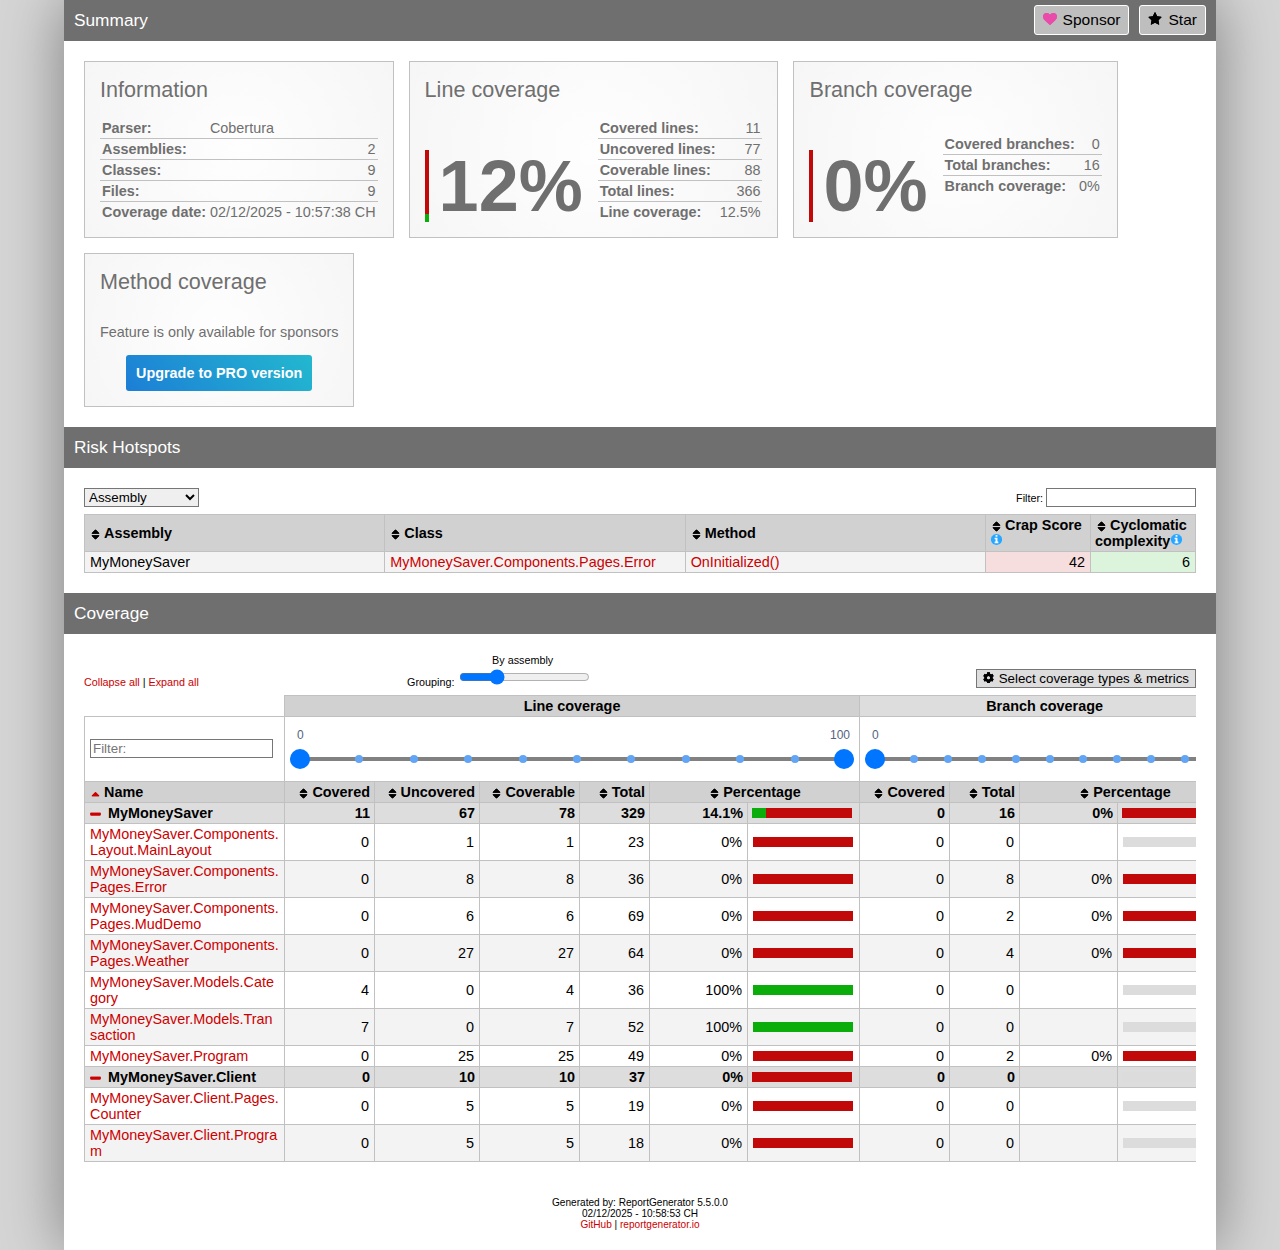
<file: MyMoneySaver/coveragereport/index.htm>
<!DOCTYPE html>
<html>
<head>
<meta charset="utf-8" />
<meta name="viewport" content="width=device-width, initial-scale=1.0" />
<meta http-equiv="X-UA-Compatible" content="IE=EDGE,chrome=1" />
<link href="[data-uri]" rel="icon" type="image/x-icon" />
<title>Summary - Coverage Report</title>
<link rel="stylesheet" type="text/css" href="report.css" />
</head><body><div class="container"><div class="containerleft">
<h1>Summary<a class="button" href="https://github.com/danielpalme/ReportGenerator" title="Star on GitHub"><i class="icon-star"></i>Star</a><a class="button" href="https://github.com/sponsors/danielpalme" title="Become a sponsor"><i class="icon-sponsor"></i>Sponsor</a></h1>
<div class="card-group">
<div class="card">
<div class="card-header">Information</div>
<div class="card-body">
<div class="table">
<table>
<tr>
<th>Parser:</th>
<td class="limit-width " title="Cobertura">Cobertura</td>
</tr>
<tr>
<th>Assemblies:</th>
<td class="limit-width right" title="2">2</td>
</tr>
<tr>
<th>Classes:</th>
<td class="limit-width right" title="9">9</td>
</tr>
<tr>
<th>Files:</th>
<td class="limit-width right" title="9">9</td>
</tr>
<tr>
<th>Coverage date:</th>
<td class="limit-width " title="02/12/2025 - 10:57:38 CH">02/12/2025 - 10:57:38 CH</td>
</tr>
</table>
</div>
</div>
</div>
<div class="card">
<div class="card-header">Line coverage</div>
<div class="card-body">
<div class="large cardpercentagebar cardpercentagebar88">12%</div>
<div class="table">
<table>
<tr>
<th>Covered lines:</th>
<td class="limit-width right" title="11">11</td>
</tr>
<tr>
<th>Uncovered lines:</th>
<td class="limit-width right" title="77">77</td>
</tr>
<tr>
<th>Coverable lines:</th>
<td class="limit-width right" title="88">88</td>
</tr>
<tr>
<th>Total lines:</th>
<td class="limit-width right" title="366">366</td>
</tr>
<tr>
<th>Line coverage:</th>
<td class="limit-width right" title="11 of 88">12.5%</td>
</tr>
</table>
</div>
</div>
</div>
<div class="card">
<div class="card-header">Branch coverage</div>
<div class="card-body">
<div class="large cardpercentagebar cardpercentagebar100">0%</div>
<div class="table">
<table>
<tr>
<th>Covered branches:</th>
<td class="limit-width right" title="0">0</td>
</tr>
<tr>
<th>Total branches:</th>
<td class="limit-width right" title="16">16</td>
</tr>
<tr>
<th>Branch coverage:</th>
<td class="limit-width right" title="0 of 16">0%</td>
</tr>
</table>
</div>
</div>
</div>
<div class="card">
<div class="card-header">Method coverage</div>
<div class="card-body">
<div class="center">
<p>Feature is only available for sponsors</p>
<a class="pro-button" href="https://reportgenerator.io/pro" target="_blank">Upgrade to PRO version</a>
</div>
</div>
</div>
</div>
<h1>Risk Hotspots</h1>
<risk-hotspots>
<div class="table-responsive">
<table class="overview table-fixed stripped">
<colgroup>
<col class="column-min-200" />
<col class="column-min-200" />
<col class="column-min-200" />
<col class="column105" />
<col class="column105" />
</colgroup>
<thead><tr><th>Assembly</th>
<th>Class</th>
<th>Method</th>
<th>Crap Score <a href="https://googletesting.blogspot.de/2011/02/this-code-is-crap.html" target="_blank"><i class="icon-info-circled"></i></a></th>
<th>Cyclomatic complexity <a href="https://en.wikipedia.org/wiki/Cyclomatic_complexity" target="_blank"><i class="icon-info-circled"></i></a></th>
</tr></thead>
<tbody>
<tr>
<td>MyMoneySaver</td>
<td><a href="MyMoneySaver_Error.html">MyMoneySaver.Components.Pages.Error</a></td>
<td title="OnInitialized()"><a href="MyMoneySaver_Error.html#file0_line35">OnInitialized()</a></td><td class="lightred right">42</td>
<td class="lightgreen right">6</td>
</tr>
</tbody>
</table>
</div>
</risk-hotspots>
<h1>Coverage</h1>
<coverage-info>
<div class="table-responsive">
<table class="overview table-fixed stripped">
<colgroup>
<col class="column-min-200" />
<col class="column90" />
<col class="column105" />
<col class="column100" />
<col class="column70" />
<col class="column98" />
<col class="column112" />
<col class="column90" />
<col class="column70" />
<col class="column98" />
<col class="column112" />
</colgroup>
<thead>
<tr class="header"><th></th><th colspan="6" class="center">Line coverage</th><th colspan="4" class="center">Branch coverage</th></tr>
<tr><th>Name</th><th class="right">Covered</th><th class="right">Uncovered</th><th class="right">Coverable</th><th class="right">Total</th><th class="center" colspan="2">Percentage</th><th class="right">Covered</th><th class="right">Total</th><th class="center" colspan="2">Percentage</th></tr></thead>
<tbody>
<tr><th>MyMoneySaver</th><th class="right">11</th><th class="right">67</th><th class="right">78</th><th class="right">329</th><th title="11/78" class="right">14.1%</th><th><table class="coverage"><tr><td class="green covered14">&nbsp;</td><td class="red covered86">&nbsp;</td></tr></table></th><th class="right">0</th><th class="right">16</th><th class="right" title="0/16">0%</th><th><table class="coverage"><tr><td class="red covered100">&nbsp;</td></tr></table></th></tr>
<tr><td><a href="MyMoneySaver_MainLayout.html">MyMoneySaver.Components.Layout.MainLayout</a></td><td class="right">0</td><td class="right">1</td><td class="right">1</td><td class="right">23</td><td title="0/1" class="right">0%</td><td><table class="coverage"><tr><td class="red covered100">&nbsp;</td></tr></table></td><td class="right">0</td><td class="right">0</td><td class="right" title="-"></td><td><table class="coverage"><tr><td class="gray covered100">&nbsp;</td></tr></table></td></tr>
<tr><td><a href="MyMoneySaver_Error.html">MyMoneySaver.Components.Pages.Error</a></td><td class="right">0</td><td class="right">8</td><td class="right">8</td><td class="right">36</td><td title="0/8" class="right">0%</td><td><table class="coverage"><tr><td class="red covered100">&nbsp;</td></tr></table></td><td class="right">0</td><td class="right">8</td><td class="right" title="0/8">0%</td><td><table class="coverage"><tr><td class="red covered100">&nbsp;</td></tr></table></td></tr>
<tr><td><a href="MyMoneySaver_MudDemo.html">MyMoneySaver.Components.Pages.MudDemo</a></td><td class="right">0</td><td class="right">6</td><td class="right">6</td><td class="right">69</td><td title="0/6" class="right">0%</td><td><table class="coverage"><tr><td class="red covered100">&nbsp;</td></tr></table></td><td class="right">0</td><td class="right">2</td><td class="right" title="0/2">0%</td><td><table class="coverage"><tr><td class="red covered100">&nbsp;</td></tr></table></td></tr>
<tr><td><a href="MyMoneySaver_Weather.html">MyMoneySaver.Components.Pages.Weather</a></td><td class="right">0</td><td class="right">27</td><td class="right">27</td><td class="right">64</td><td title="0/27" class="right">0%</td><td><table class="coverage"><tr><td class="red covered100">&nbsp;</td></tr></table></td><td class="right">0</td><td class="right">4</td><td class="right" title="0/4">0%</td><td><table class="coverage"><tr><td class="red covered100">&nbsp;</td></tr></table></td></tr>
<tr><td><a href="MyMoneySaver_Category.html">MyMoneySaver.Models.Category</a></td><td class="right">4</td><td class="right">0</td><td class="right">4</td><td class="right">36</td><td title="4/4" class="right">100%</td><td><table class="coverage"><tr><td class="green covered100">&nbsp;</td></tr></table></td><td class="right">0</td><td class="right">0</td><td class="right" title="-"></td><td><table class="coverage"><tr><td class="gray covered100">&nbsp;</td></tr></table></td></tr>
<tr><td><a href="MyMoneySaver_Transaction.html">MyMoneySaver.Models.Transaction</a></td><td class="right">7</td><td class="right">0</td><td class="right">7</td><td class="right">52</td><td title="7/7" class="right">100%</td><td><table class="coverage"><tr><td class="green covered100">&nbsp;</td></tr></table></td><td class="right">0</td><td class="right">0</td><td class="right" title="-"></td><td><table class="coverage"><tr><td class="gray covered100">&nbsp;</td></tr></table></td></tr>
<tr><td><a href="MyMoneySaver_Program.html">MyMoneySaver.Program</a></td><td class="right">0</td><td class="right">25</td><td class="right">25</td><td class="right">49</td><td title="0/25" class="right">0%</td><td><table class="coverage"><tr><td class="red covered100">&nbsp;</td></tr></table></td><td class="right">0</td><td class="right">2</td><td class="right" title="0/2">0%</td><td><table class="coverage"><tr><td class="red covered100">&nbsp;</td></tr></table></td></tr>
<tr><th>MyMoneySaver.Client</th><th class="right">0</th><th class="right">10</th><th class="right">10</th><th class="right">37</th><th title="0/10" class="right">0%</th><th><table class="coverage"><tr><td class="red covered100">&nbsp;</td></tr></table></th><th class="right">0</th><th class="right">0</th><th class="right" title="-"></th><th><table class="coverage"><tr><td class="gray covered100">&nbsp;</td></tr></table></th></tr>
<tr><td><a href="MyMoneySaver.Client_Counter.html">MyMoneySaver.Client.Pages.Counter</a></td><td class="right">0</td><td class="right">5</td><td class="right">5</td><td class="right">19</td><td title="0/5" class="right">0%</td><td><table class="coverage"><tr><td class="red covered100">&nbsp;</td></tr></table></td><td class="right">0</td><td class="right">0</td><td class="right" title="-"></td><td><table class="coverage"><tr><td class="gray covered100">&nbsp;</td></tr></table></td></tr>
<tr><td><a href="MyMoneySaver.Client_Program.html">MyMoneySaver.Client.Program</a></td><td class="right">0</td><td class="right">5</td><td class="right">5</td><td class="right">18</td><td title="0/5" class="right">0%</td><td><table class="coverage"><tr><td class="red covered100">&nbsp;</td></tr></table></td><td class="right">0</td><td class="right">0</td><td class="right" title="-"></td><td><table class="coverage"><tr><td class="gray covered100">&nbsp;</td></tr></table></td></tr>
</tbody>
</table>
</div>
</coverage-info>
<div class="footer">Generated by: ReportGenerator 5.5.0.0<br />02/12/2025 - 10:58:53 CH<br /><a href="https://github.com/danielpalme/ReportGenerator">GitHub</a> | <a href="https://reportgenerator.io">reportgenerator.io</a></div></div></div>
<script type="text/javascript">
/* <![CDATA[ */
(function() {
    var url = window.location.href;
    var startOfQueryString = url.indexOf('?');
    var queryString = startOfQueryString > -1 ? url.substr(startOfQueryString) : '';

    if (startOfQueryString > -1) {
        var i = 0, href= null;
        var css = document.getElementsByTagName('link');

        for (i = 0; i < css.length; i++) {
            if (css[i].getAttribute('rel') !== 'stylesheet') {
            continue;
            }

            href = css[i].getAttribute('href');

            if (href) {
            css[i].setAttribute('href', href + queryString);
            }
        }

        var links = document.getElementsByTagName('a');

        for (i = 0; i < links.length; i++) {
            href = links[i].getAttribute('href');

            if (href
                && !href.startsWith('http://')
                && !href.startsWith('https://')
                && !href.startsWith('#')
                && href.indexOf('?') === -1) {
            links[i].setAttribute('href', href + queryString);
            }
        }
    }

    var newScript = document.createElement('script');
    newScript.src = 'main.js' + queryString;
    document.getElementsByTagName('body')[0].appendChild(newScript);
})();
/* ]]> */ 
</script></body></html>
</file>
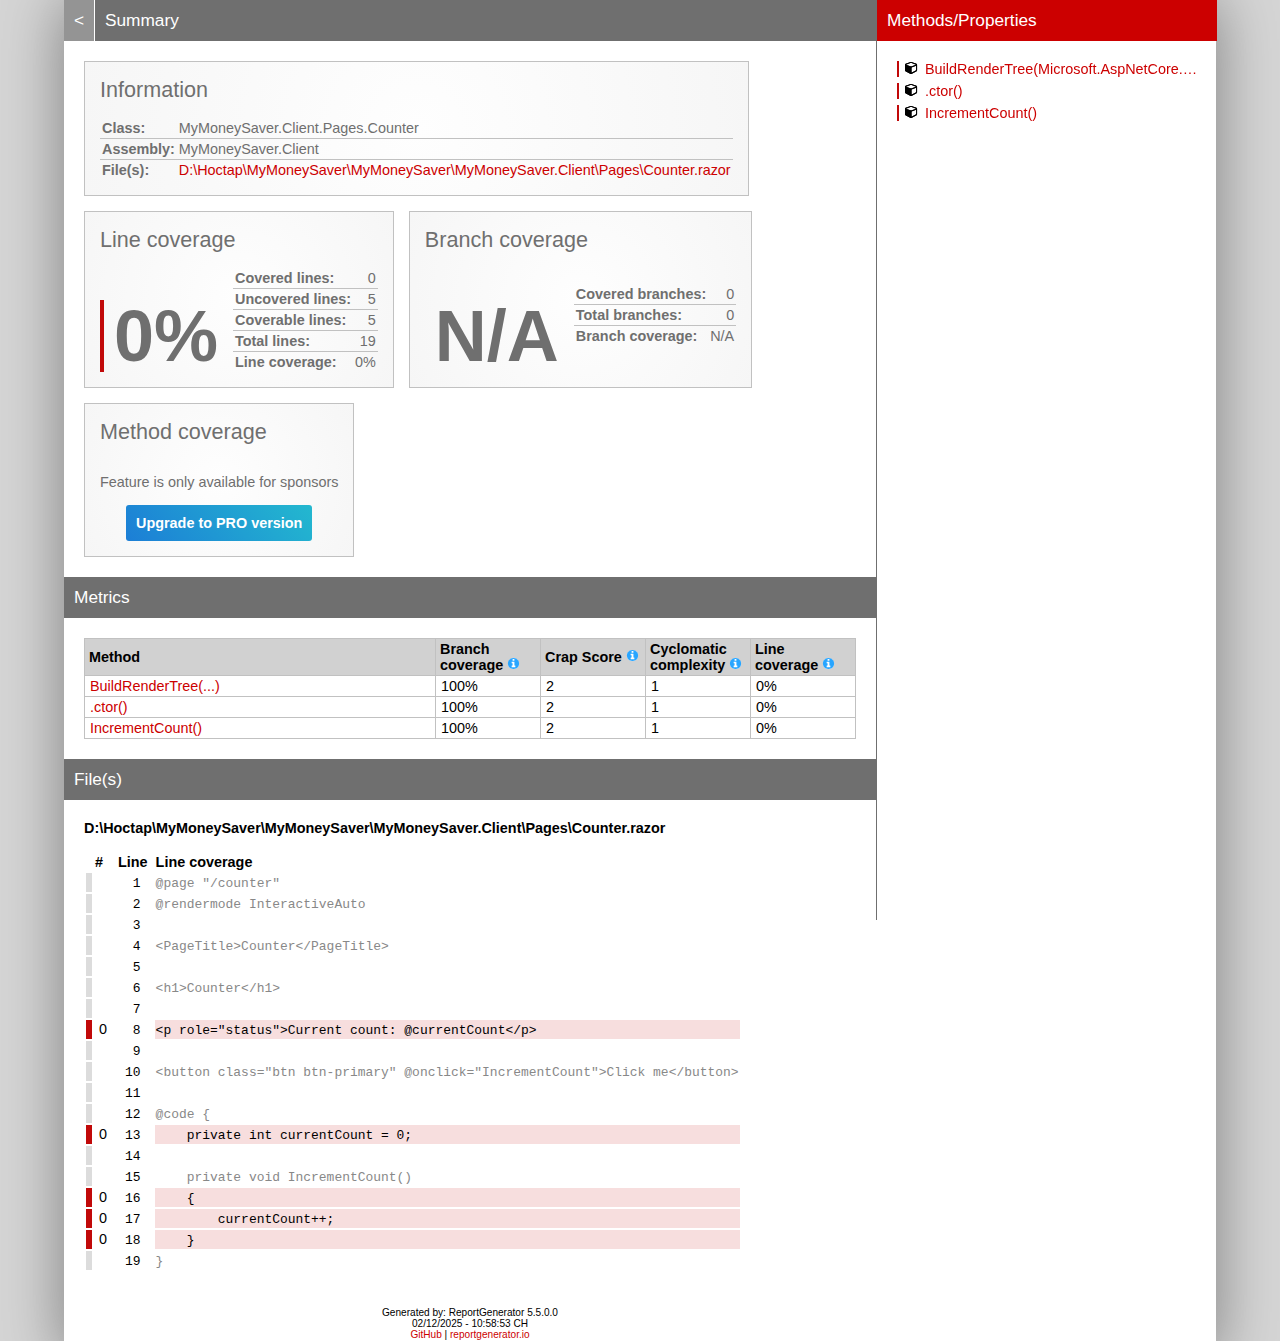
<file: MyMoneySaver/coveragereport/MyMoneySaver.Client_Counter.html>
<!DOCTYPE html>
<html>
<head>
<meta charset="utf-8" />
<meta name="viewport" content="width=device-width, initial-scale=1.0" />
<meta http-equiv="X-UA-Compatible" content="IE=EDGE,chrome=1" />
<link href="[data-uri]" rel="icon" type="image/x-icon" />
<title>MyMoneySaver.Client.Pages.Counter - Coverage Report</title>
<link rel="stylesheet" type="text/css" href="report.css" />
</head><body><div class="container"><div class="containerleft">
<h1><a href="index.html" class="back">&lt;</a> Summary</h1>
<div class="card-group">
<div class="card">
<div class="card-header">Information</div>
<div class="card-body">
<div class="table">
<table>
<tr>
<th>Class:</th>
<td class="limit-width " title="MyMoneySaver.Client.Pages.Counter">MyMoneySaver.Client.Pages.Counter</td>
</tr>
<tr>
<th>Assembly:</th>
<td class="limit-width " title="MyMoneySaver.Client">MyMoneySaver.Client</td>
</tr>
<tr>
<th>File(s):</th>
<td class="overflow-wrap"><a href="#DHoctapMyMoneySaverMyMoneySaverMyMoneySaverClientPagesCounterrazor" class="navigatetohash">D:\Hoctap\MyMoneySaver\MyMoneySaver\MyMoneySaver.Client\Pages\Counter.razor</a></td>
</tr>
</table>
</div>
</div>
</div>
</div>
<div class="card-group">
<div class="card">
<div class="card-header">Line coverage</div>
<div class="card-body">
<div class="large cardpercentagebar cardpercentagebar100">0%</div>
<div class="table">
<table>
<tr>
<th>Covered lines:</th>
<td class="limit-width right" title="0">0</td>
</tr>
<tr>
<th>Uncovered lines:</th>
<td class="limit-width right" title="5">5</td>
</tr>
<tr>
<th>Coverable lines:</th>
<td class="limit-width right" title="5">5</td>
</tr>
<tr>
<th>Total lines:</th>
<td class="limit-width right" title="19">19</td>
</tr>
<tr>
<th>Line coverage:</th>
<td class="limit-width right" title="0 of 5">0%</td>
</tr>
</table>
</div>
</div>
</div>
<div class="card">
<div class="card-header">Branch coverage</div>
<div class="card-body">
<div class="large">N/A</div>
<div class="table">
<table>
<tr>
<th>Covered branches:</th>
<td class="limit-width right" title="0">0</td>
</tr>
<tr>
<th>Total branches:</th>
<td class="limit-width right" title="0">0</td>
</tr>
<tr>
<th>Branch coverage:</th>
<td class="limit-width right" title="N/A">N/A</td>
</tr>
</table>
</div>
</div>
</div>
<div class="card">
<div class="card-header">Method coverage</div>
<div class="card-body">
<div class="center">
<p>Feature is only available for sponsors</p>
<a class="pro-button" href="https://reportgenerator.io/pro" target="_blank">Upgrade to PRO version</a>
</div>
</div>
</div>
</div>
<h1>Metrics</h1>
<div class="table-responsive">
<table class="overview table-fixed">
<colgroup>
<col class="column-min-200" />
<col class="column105" />
<col class="column105" />
<col class="column105" />
<col class="column105" />
</colgroup>
<thead><tr><th>Method</th><th>Branch coverage <a href="https://en.wikipedia.org/wiki/Code_coverage" target="_blank"><i class="icon-info-circled"></i></a></th><th>Crap Score <a href="https://googletesting.blogspot.de/2011/02/this-code-is-crap.html" target="_blank"><i class="icon-info-circled"></i></a></th><th>Cyclomatic complexity <a href="https://en.wikipedia.org/wiki/Cyclomatic_complexity" target="_blank"><i class="icon-info-circled"></i></a></th><th>Line coverage <a href="https://en.wikipedia.org/wiki/Code_coverage" target="_blank"><i class="icon-info-circled"></i></a></th></tr></thead>
<tbody>
<tr><td title="BuildRenderTree(Microsoft.AspNetCore.Components.Rendering.RenderTreeBuilder)"><a href="#file0_line8" class="navigatetohash">BuildRenderTree(...)</a></td><td>100%</td><td>2</td><td>1</td><td>0%</td></tr>
<tr><td title=".ctor()"><a href="#file0_line13" class="navigatetohash">.ctor()</a></td><td>100%</td><td>2</td><td>1</td><td>0%</td></tr>
<tr><td title="IncrementCount()"><a href="#file0_line16" class="navigatetohash">IncrementCount()</a></td><td>100%</td><td>2</td><td>1</td><td>0%</td></tr>
</tbody>
</table>
</div>
<h1>File(s)</h1>
<h2 id="DHoctapMyMoneySaverMyMoneySaverMyMoneySaverClientPagesCounterrazor">D:\Hoctap\MyMoneySaver\MyMoneySaver\MyMoneySaver.Client\Pages\Counter.razor</h2>
<div class="table-responsive">
<table class="lineAnalysis">
<thead><tr><th></th><th>#</th><th>Line</th><th></th><th>Line coverage</th></tr></thead>
<tbody>
<tr class="" title="Not coverable" data-coverage="{'AllTestMethods': {'VC': '', 'LVS': 'gray'}}"><td class="gray">&nbsp;</td><td class="leftmargin rightmargin right"></td><td class="rightmargin right"><a id="file0_line1"></a><code>1</code></td><td></td><td class="lightgray"><code>@page&nbsp;&quot;/counter&quot;</code></td></tr>
<tr class="" title="Not coverable" data-coverage="{'AllTestMethods': {'VC': '', 'LVS': 'gray'}}"><td class="gray">&nbsp;</td><td class="leftmargin rightmargin right"></td><td class="rightmargin right"><a id="file0_line2"></a><code>2</code></td><td></td><td class="lightgray"><code>@rendermode&nbsp;InteractiveAuto</code></td></tr>
<tr class="" title="Not coverable" data-coverage="{'AllTestMethods': {'VC': '', 'LVS': 'gray'}}"><td class="gray">&nbsp;</td><td class="leftmargin rightmargin right"></td><td class="rightmargin right"><a id="file0_line3"></a><code>3</code></td><td></td><td class="lightgray"><code></code></td></tr>
<tr class="" title="Not coverable" data-coverage="{'AllTestMethods': {'VC': '', 'LVS': 'gray'}}"><td class="gray">&nbsp;</td><td class="leftmargin rightmargin right"></td><td class="rightmargin right"><a id="file0_line4"></a><code>4</code></td><td></td><td class="lightgray"><code>&lt;PageTitle&gt;Counter&lt;/PageTitle&gt;</code></td></tr>
<tr class="" title="Not coverable" data-coverage="{'AllTestMethods': {'VC': '', 'LVS': 'gray'}}"><td class="gray">&nbsp;</td><td class="leftmargin rightmargin right"></td><td class="rightmargin right"><a id="file0_line5"></a><code>5</code></td><td></td><td class="lightgray"><code></code></td></tr>
<tr class="" title="Not coverable" data-coverage="{'AllTestMethods': {'VC': '', 'LVS': 'gray'}}"><td class="gray">&nbsp;</td><td class="leftmargin rightmargin right"></td><td class="rightmargin right"><a id="file0_line6"></a><code>6</code></td><td></td><td class="lightgray"><code>&lt;h1&gt;Counter&lt;/h1&gt;</code></td></tr>
<tr class="" title="Not coverable" data-coverage="{'AllTestMethods': {'VC': '', 'LVS': 'gray'}}"><td class="gray">&nbsp;</td><td class="leftmargin rightmargin right"></td><td class="rightmargin right"><a id="file0_line7"></a><code>7</code></td><td></td><td class="lightgray"><code></code></td></tr>
<tr class="coverableline" title="Not covered (0 visits)" data-coverage="{'AllTestMethods': {'VC': '0', 'LVS': 'red'}}"><td class="red">&nbsp;</td><td class="leftmargin rightmargin right">0</td><td class="rightmargin right"><a id="file0_line8"></a><code>8</code></td><td></td><td class="lightred"><code>&lt;p&nbsp;role=&quot;status&quot;&gt;Current&nbsp;count:&nbsp;@currentCount&lt;/p&gt;</code></td></tr>
<tr class="" title="Not coverable" data-coverage="{'AllTestMethods': {'VC': '', 'LVS': 'gray'}}"><td class="gray">&nbsp;</td><td class="leftmargin rightmargin right"></td><td class="rightmargin right"><a id="file0_line9"></a><code>9</code></td><td></td><td class="lightgray"><code></code></td></tr>
<tr class="" title="Not coverable" data-coverage="{'AllTestMethods': {'VC': '', 'LVS': 'gray'}}"><td class="gray">&nbsp;</td><td class="leftmargin rightmargin right"></td><td class="rightmargin right"><a id="file0_line10"></a><code>10</code></td><td></td><td class="lightgray"><code>&lt;button&nbsp;class=&quot;btn&nbsp;btn-primary&quot;&nbsp;@onclick=&quot;IncrementCount&quot;&gt;Click&nbsp;me&lt;/button&gt;</code></td></tr>
<tr class="" title="Not coverable" data-coverage="{'AllTestMethods': {'VC': '', 'LVS': 'gray'}}"><td class="gray">&nbsp;</td><td class="leftmargin rightmargin right"></td><td class="rightmargin right"><a id="file0_line11"></a><code>11</code></td><td></td><td class="lightgray"><code></code></td></tr>
<tr class="" title="Not coverable" data-coverage="{'AllTestMethods': {'VC': '', 'LVS': 'gray'}}"><td class="gray">&nbsp;</td><td class="leftmargin rightmargin right"></td><td class="rightmargin right"><a id="file0_line12"></a><code>12</code></td><td></td><td class="lightgray"><code>@code&nbsp;{</code></td></tr>
<tr class="coverableline" title="Not covered (0 visits)" data-coverage="{'AllTestMethods': {'VC': '0', 'LVS': 'red'}}"><td class="red">&nbsp;</td><td class="leftmargin rightmargin right">0</td><td class="rightmargin right"><a id="file0_line13"></a><code>13</code></td><td></td><td class="lightred"><code>&nbsp;&nbsp;&nbsp;&nbsp;private&nbsp;int&nbsp;currentCount&nbsp;=&nbsp;0;</code></td></tr>
<tr class="" title="Not coverable" data-coverage="{'AllTestMethods': {'VC': '', 'LVS': 'gray'}}"><td class="gray">&nbsp;</td><td class="leftmargin rightmargin right"></td><td class="rightmargin right"><a id="file0_line14"></a><code>14</code></td><td></td><td class="lightgray"><code></code></td></tr>
<tr class="" title="Not coverable" data-coverage="{'AllTestMethods': {'VC': '', 'LVS': 'gray'}}"><td class="gray">&nbsp;</td><td class="leftmargin rightmargin right"></td><td class="rightmargin right"><a id="file0_line15"></a><code>15</code></td><td></td><td class="lightgray"><code>&nbsp;&nbsp;&nbsp;&nbsp;private&nbsp;void&nbsp;IncrementCount()</code></td></tr>
<tr class="coverableline" title="Not covered (0 visits)" data-coverage="{'AllTestMethods': {'VC': '0', 'LVS': 'red'}}"><td class="red">&nbsp;</td><td class="leftmargin rightmargin right">0</td><td class="rightmargin right"><a id="file0_line16"></a><code>16</code></td><td></td><td class="lightred"><code>&nbsp;&nbsp;&nbsp;&nbsp;{</code></td></tr>
<tr class="coverableline" title="Not covered (0 visits)" data-coverage="{'AllTestMethods': {'VC': '0', 'LVS': 'red'}}"><td class="red">&nbsp;</td><td class="leftmargin rightmargin right">0</td><td class="rightmargin right"><a id="file0_line17"></a><code>17</code></td><td></td><td class="lightred"><code>&nbsp;&nbsp;&nbsp;&nbsp;&nbsp;&nbsp;&nbsp;&nbsp;currentCount++;</code></td></tr>
<tr class="coverableline" title="Not covered (0 visits)" data-coverage="{'AllTestMethods': {'VC': '0', 'LVS': 'red'}}"><td class="red">&nbsp;</td><td class="leftmargin rightmargin right">0</td><td class="rightmargin right"><a id="file0_line18"></a><code>18</code></td><td></td><td class="lightred"><code>&nbsp;&nbsp;&nbsp;&nbsp;}</code></td></tr>
<tr class="" title="Not coverable" data-coverage="{'AllTestMethods': {'VC': '', 'LVS': 'gray'}}"><td class="gray">&nbsp;</td><td class="leftmargin rightmargin right"></td><td class="rightmargin right"><a id="file0_line19"></a><code>19</code></td><td></td><td class="lightgray"><code>}</code></td></tr>
</tbody>
</table>
</div>
<div class="footer">Generated by: ReportGenerator 5.5.0.0<br />02/12/2025 - 10:58:53 CH<br /><a href="https://github.com/danielpalme/ReportGenerator">GitHub</a> | <a href="https://reportgenerator.io">reportgenerator.io</a></div></div>
<div class="containerright">
<div class="containerrightfixed">
<h1>Methods/Properties</h1>
<a href="#file0_line8" class="navigatetohash percentagebar percentagebar0" title="Line coverage: 0% - BuildRenderTree(Microsoft.AspNetCore.Components.Rendering.RenderTreeBuilder)"><i class="icon-cube"></i>BuildRenderTree(Microsoft.AspNetCore.Components.Rendering.RenderTreeBuilder)</a><br />
<a href="#file0_line13" class="navigatetohash percentagebar percentagebar0" title="Line coverage: 0% - .ctor()"><i class="icon-cube"></i>.ctor()</a><br />
<a href="#file0_line16" class="navigatetohash percentagebar percentagebar0" title="Line coverage: 0% - IncrementCount()"><i class="icon-cube"></i>IncrementCount()</a><br />
<br/></div>
</div></div>
<script type="text/javascript">
/* <![CDATA[ */
(function() {
    var url = window.location.href;
    var startOfQueryString = url.indexOf('?');
    var queryString = startOfQueryString > -1 ? url.substr(startOfQueryString) : '';

    if (startOfQueryString > -1) {
        var i = 0, href= null;
        var css = document.getElementsByTagName('link');

        for (i = 0; i < css.length; i++) {
            if (css[i].getAttribute('rel') !== 'stylesheet') {
            continue;
            }

            href = css[i].getAttribute('href');

            if (href) {
            css[i].setAttribute('href', href + queryString);
            }
        }

        var links = document.getElementsByTagName('a');

        for (i = 0; i < links.length; i++) {
            href = links[i].getAttribute('href');

            if (href
                && !href.startsWith('http://')
                && !href.startsWith('https://')
                && !href.startsWith('#')
                && href.indexOf('?') === -1) {
            links[i].setAttribute('href', href + queryString);
            }
        }
    }

    var newScript = document.createElement('script');
    newScript.src = 'class.js' + queryString;
    document.getElementsByTagName('body')[0].appendChild(newScript);
})();
/* ]]> */ 
</script></body></html>
</file>
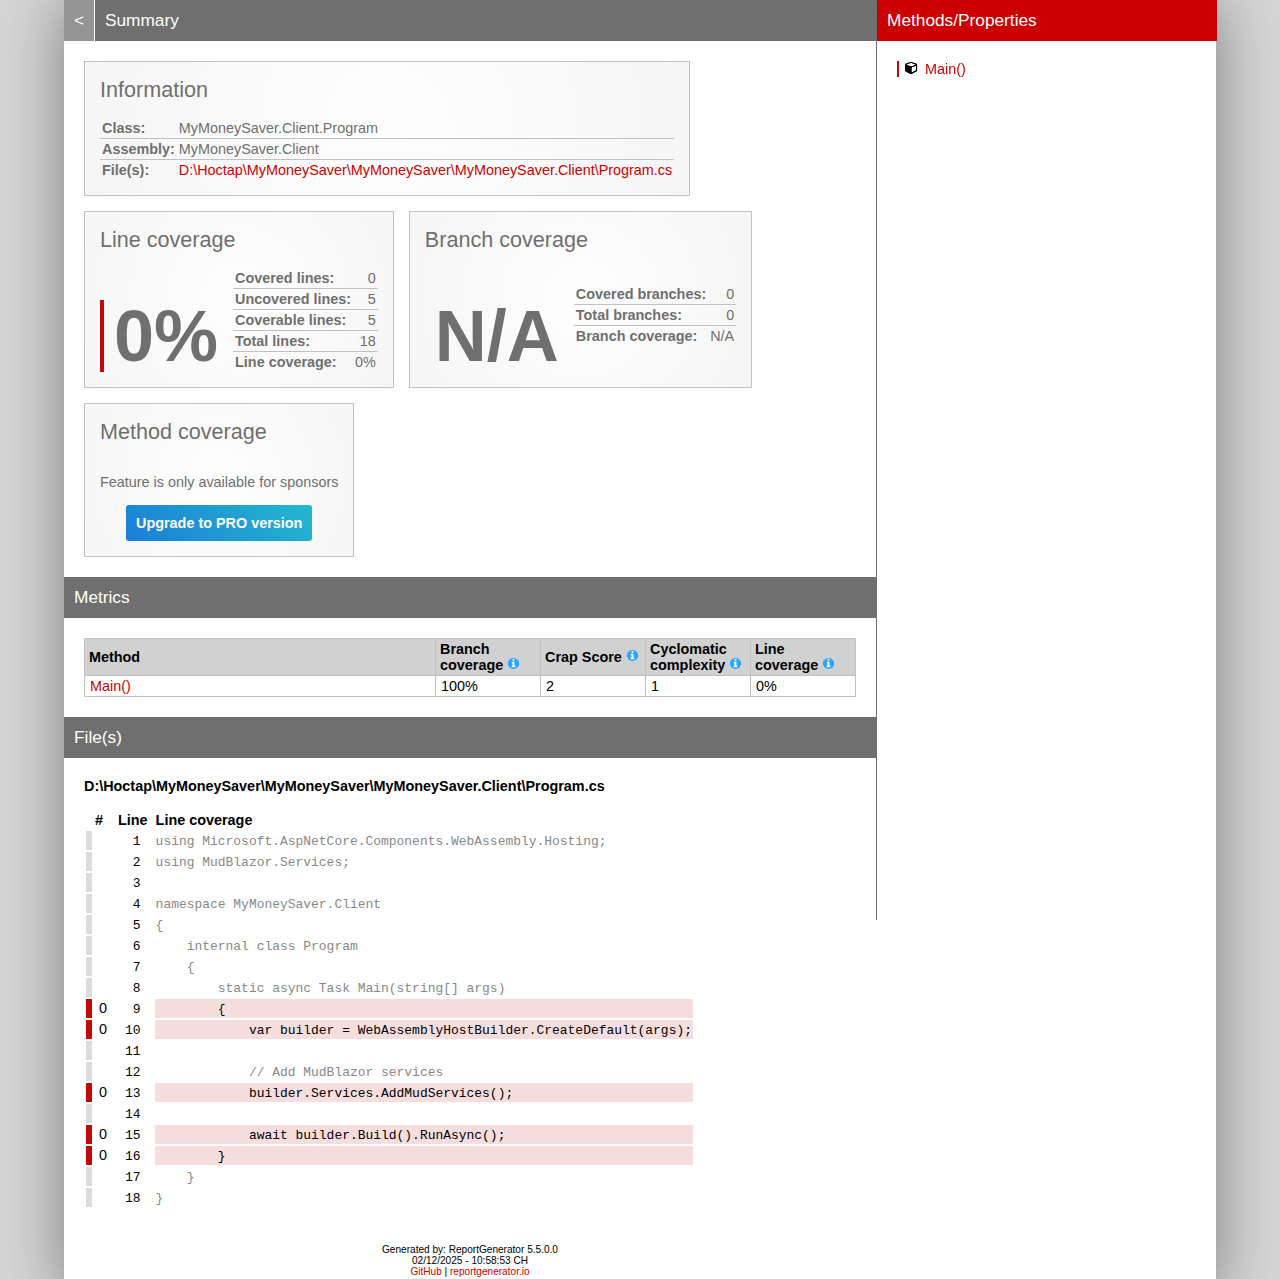
<file: MyMoneySaver/coveragereport/MyMoneySaver.Client_Program.html>
<!DOCTYPE html>
<html>
<head>
<meta charset="utf-8" />
<meta name="viewport" content="width=device-width, initial-scale=1.0" />
<meta http-equiv="X-UA-Compatible" content="IE=EDGE,chrome=1" />
<link href="[data-uri]" rel="icon" type="image/x-icon" />
<title>MyMoneySaver.Client.Program - Coverage Report</title>
<link rel="stylesheet" type="text/css" href="report.css" />
</head><body><div class="container"><div class="containerleft">
<h1><a href="index.html" class="back">&lt;</a> Summary</h1>
<div class="card-group">
<div class="card">
<div class="card-header">Information</div>
<div class="card-body">
<div class="table">
<table>
<tr>
<th>Class:</th>
<td class="limit-width " title="MyMoneySaver.Client.Program">MyMoneySaver.Client.Program</td>
</tr>
<tr>
<th>Assembly:</th>
<td class="limit-width " title="MyMoneySaver.Client">MyMoneySaver.Client</td>
</tr>
<tr>
<th>File(s):</th>
<td class="overflow-wrap"><a href="#DHoctapMyMoneySaverMyMoneySaverMyMoneySaverClientProgramcs" class="navigatetohash">D:\Hoctap\MyMoneySaver\MyMoneySaver\MyMoneySaver.Client\Program.cs</a></td>
</tr>
</table>
</div>
</div>
</div>
</div>
<div class="card-group">
<div class="card">
<div class="card-header">Line coverage</div>
<div class="card-body">
<div class="large cardpercentagebar cardpercentagebar100">0%</div>
<div class="table">
<table>
<tr>
<th>Covered lines:</th>
<td class="limit-width right" title="0">0</td>
</tr>
<tr>
<th>Uncovered lines:</th>
<td class="limit-width right" title="5">5</td>
</tr>
<tr>
<th>Coverable lines:</th>
<td class="limit-width right" title="5">5</td>
</tr>
<tr>
<th>Total lines:</th>
<td class="limit-width right" title="18">18</td>
</tr>
<tr>
<th>Line coverage:</th>
<td class="limit-width right" title="0 of 5">0%</td>
</tr>
</table>
</div>
</div>
</div>
<div class="card">
<div class="card-header">Branch coverage</div>
<div class="card-body">
<div class="large">N/A</div>
<div class="table">
<table>
<tr>
<th>Covered branches:</th>
<td class="limit-width right" title="0">0</td>
</tr>
<tr>
<th>Total branches:</th>
<td class="limit-width right" title="0">0</td>
</tr>
<tr>
<th>Branch coverage:</th>
<td class="limit-width right" title="N/A">N/A</td>
</tr>
</table>
</div>
</div>
</div>
<div class="card">
<div class="card-header">Method coverage</div>
<div class="card-body">
<div class="center">
<p>Feature is only available for sponsors</p>
<a class="pro-button" href="https://reportgenerator.io/pro" target="_blank">Upgrade to PRO version</a>
</div>
</div>
</div>
</div>
<h1>Metrics</h1>
<div class="table-responsive">
<table class="overview table-fixed">
<colgroup>
<col class="column-min-200" />
<col class="column105" />
<col class="column105" />
<col class="column105" />
<col class="column105" />
</colgroup>
<thead><tr><th>Method</th><th>Branch coverage <a href="https://en.wikipedia.org/wiki/Code_coverage" target="_blank"><i class="icon-info-circled"></i></a></th><th>Crap Score <a href="https://googletesting.blogspot.de/2011/02/this-code-is-crap.html" target="_blank"><i class="icon-info-circled"></i></a></th><th>Cyclomatic complexity <a href="https://en.wikipedia.org/wiki/Cyclomatic_complexity" target="_blank"><i class="icon-info-circled"></i></a></th><th>Line coverage <a href="https://en.wikipedia.org/wiki/Code_coverage" target="_blank"><i class="icon-info-circled"></i></a></th></tr></thead>
<tbody>
<tr><td title="Main()"><a href="#file0_line9" class="navigatetohash">Main()</a></td><td>100%</td><td>2</td><td>1</td><td>0%</td></tr>
</tbody>
</table>
</div>
<h1>File(s)</h1>
<h2 id="DHoctapMyMoneySaverMyMoneySaverMyMoneySaverClientProgramcs">D:\Hoctap\MyMoneySaver\MyMoneySaver\MyMoneySaver.Client\Program.cs</h2>
<div class="table-responsive">
<table class="lineAnalysis">
<thead><tr><th></th><th>#</th><th>Line</th><th></th><th>Line coverage</th></tr></thead>
<tbody>
<tr class="" title="Not coverable" data-coverage="{'AllTestMethods': {'VC': '', 'LVS': 'gray'}}"><td class="gray">&nbsp;</td><td class="leftmargin rightmargin right"></td><td class="rightmargin right"><a id="file0_line1"></a><code>1</code></td><td></td><td class="lightgray"><code>using&nbsp;Microsoft.AspNetCore.Components.WebAssembly.Hosting;</code></td></tr>
<tr class="" title="Not coverable" data-coverage="{'AllTestMethods': {'VC': '', 'LVS': 'gray'}}"><td class="gray">&nbsp;</td><td class="leftmargin rightmargin right"></td><td class="rightmargin right"><a id="file0_line2"></a><code>2</code></td><td></td><td class="lightgray"><code>using&nbsp;MudBlazor.Services;</code></td></tr>
<tr class="" title="Not coverable" data-coverage="{'AllTestMethods': {'VC': '', 'LVS': 'gray'}}"><td class="gray">&nbsp;</td><td class="leftmargin rightmargin right"></td><td class="rightmargin right"><a id="file0_line3"></a><code>3</code></td><td></td><td class="lightgray"><code></code></td></tr>
<tr class="" title="Not coverable" data-coverage="{'AllTestMethods': {'VC': '', 'LVS': 'gray'}}"><td class="gray">&nbsp;</td><td class="leftmargin rightmargin right"></td><td class="rightmargin right"><a id="file0_line4"></a><code>4</code></td><td></td><td class="lightgray"><code>namespace&nbsp;MyMoneySaver.Client</code></td></tr>
<tr class="" title="Not coverable" data-coverage="{'AllTestMethods': {'VC': '', 'LVS': 'gray'}}"><td class="gray">&nbsp;</td><td class="leftmargin rightmargin right"></td><td class="rightmargin right"><a id="file0_line5"></a><code>5</code></td><td></td><td class="lightgray"><code>{</code></td></tr>
<tr class="" title="Not coverable" data-coverage="{'AllTestMethods': {'VC': '', 'LVS': 'gray'}}"><td class="gray">&nbsp;</td><td class="leftmargin rightmargin right"></td><td class="rightmargin right"><a id="file0_line6"></a><code>6</code></td><td></td><td class="lightgray"><code>&nbsp;&nbsp;&nbsp;&nbsp;internal&nbsp;class&nbsp;Program</code></td></tr>
<tr class="" title="Not coverable" data-coverage="{'AllTestMethods': {'VC': '', 'LVS': 'gray'}}"><td class="gray">&nbsp;</td><td class="leftmargin rightmargin right"></td><td class="rightmargin right"><a id="file0_line7"></a><code>7</code></td><td></td><td class="lightgray"><code>&nbsp;&nbsp;&nbsp;&nbsp;{</code></td></tr>
<tr class="" title="Not coverable" data-coverage="{'AllTestMethods': {'VC': '', 'LVS': 'gray'}}"><td class="gray">&nbsp;</td><td class="leftmargin rightmargin right"></td><td class="rightmargin right"><a id="file0_line8"></a><code>8</code></td><td></td><td class="lightgray"><code>&nbsp;&nbsp;&nbsp;&nbsp;&nbsp;&nbsp;&nbsp;&nbsp;static&nbsp;async&nbsp;Task&nbsp;Main(string[]&nbsp;args)</code></td></tr>
<tr class="coverableline" title="Not covered (0 visits)" data-coverage="{'AllTestMethods': {'VC': '0', 'LVS': 'red'}}"><td class="red">&nbsp;</td><td class="leftmargin rightmargin right">0</td><td class="rightmargin right"><a id="file0_line9"></a><code>9</code></td><td></td><td class="lightred"><code>&nbsp;&nbsp;&nbsp;&nbsp;&nbsp;&nbsp;&nbsp;&nbsp;{</code></td></tr>
<tr class="coverableline" title="Not covered (0 visits)" data-coverage="{'AllTestMethods': {'VC': '0', 'LVS': 'red'}}"><td class="red">&nbsp;</td><td class="leftmargin rightmargin right">0</td><td class="rightmargin right"><a id="file0_line10"></a><code>10</code></td><td></td><td class="lightred"><code>&nbsp;&nbsp;&nbsp;&nbsp;&nbsp;&nbsp;&nbsp;&nbsp;&nbsp;&nbsp;&nbsp;&nbsp;var&nbsp;builder&nbsp;=&nbsp;WebAssemblyHostBuilder.CreateDefault(args);</code></td></tr>
<tr class="" title="Not coverable" data-coverage="{'AllTestMethods': {'VC': '', 'LVS': 'gray'}}"><td class="gray">&nbsp;</td><td class="leftmargin rightmargin right"></td><td class="rightmargin right"><a id="file0_line11"></a><code>11</code></td><td></td><td class="lightgray"><code></code></td></tr>
<tr class="" title="Not coverable" data-coverage="{'AllTestMethods': {'VC': '', 'LVS': 'gray'}}"><td class="gray">&nbsp;</td><td class="leftmargin rightmargin right"></td><td class="rightmargin right"><a id="file0_line12"></a><code>12</code></td><td></td><td class="lightgray"><code>&nbsp;&nbsp;&nbsp;&nbsp;&nbsp;&nbsp;&nbsp;&nbsp;&nbsp;&nbsp;&nbsp;&nbsp;//&nbsp;Add&nbsp;MudBlazor&nbsp;services</code></td></tr>
<tr class="coverableline" title="Not covered (0 visits)" data-coverage="{'AllTestMethods': {'VC': '0', 'LVS': 'red'}}"><td class="red">&nbsp;</td><td class="leftmargin rightmargin right">0</td><td class="rightmargin right"><a id="file0_line13"></a><code>13</code></td><td></td><td class="lightred"><code>&nbsp;&nbsp;&nbsp;&nbsp;&nbsp;&nbsp;&nbsp;&nbsp;&nbsp;&nbsp;&nbsp;&nbsp;builder.Services.AddMudServices();</code></td></tr>
<tr class="" title="Not coverable" data-coverage="{'AllTestMethods': {'VC': '', 'LVS': 'gray'}}"><td class="gray">&nbsp;</td><td class="leftmargin rightmargin right"></td><td class="rightmargin right"><a id="file0_line14"></a><code>14</code></td><td></td><td class="lightgray"><code></code></td></tr>
<tr class="coverableline" title="Not covered (0 visits)" data-coverage="{'AllTestMethods': {'VC': '0', 'LVS': 'red'}}"><td class="red">&nbsp;</td><td class="leftmargin rightmargin right">0</td><td class="rightmargin right"><a id="file0_line15"></a><code>15</code></td><td></td><td class="lightred"><code>&nbsp;&nbsp;&nbsp;&nbsp;&nbsp;&nbsp;&nbsp;&nbsp;&nbsp;&nbsp;&nbsp;&nbsp;await&nbsp;builder.Build().RunAsync();</code></td></tr>
<tr class="coverableline" title="Not covered (0 visits)" data-coverage="{'AllTestMethods': {'VC': '0', 'LVS': 'red'}}"><td class="red">&nbsp;</td><td class="leftmargin rightmargin right">0</td><td class="rightmargin right"><a id="file0_line16"></a><code>16</code></td><td></td><td class="lightred"><code>&nbsp;&nbsp;&nbsp;&nbsp;&nbsp;&nbsp;&nbsp;&nbsp;}</code></td></tr>
<tr class="" title="Not coverable" data-coverage="{'AllTestMethods': {'VC': '', 'LVS': 'gray'}}"><td class="gray">&nbsp;</td><td class="leftmargin rightmargin right"></td><td class="rightmargin right"><a id="file0_line17"></a><code>17</code></td><td></td><td class="lightgray"><code>&nbsp;&nbsp;&nbsp;&nbsp;}</code></td></tr>
<tr class="" title="Not coverable" data-coverage="{'AllTestMethods': {'VC': '', 'LVS': 'gray'}}"><td class="gray">&nbsp;</td><td class="leftmargin rightmargin right"></td><td class="rightmargin right"><a id="file0_line18"></a><code>18</code></td><td></td><td class="lightgray"><code>}</code></td></tr>
</tbody>
</table>
</div>
<div class="footer">Generated by: ReportGenerator 5.5.0.0<br />02/12/2025 - 10:58:53 CH<br /><a href="https://github.com/danielpalme/ReportGenerator">GitHub</a> | <a href="https://reportgenerator.io">reportgenerator.io</a></div></div>
<div class="containerright">
<div class="containerrightfixed">
<h1>Methods/Properties</h1>
<a href="#file0_line9" class="navigatetohash percentagebar percentagebar0" title="Line coverage: 0% - Main()"><i class="icon-cube"></i>Main()</a><br />
<br/></div>
</div></div>
<script type="text/javascript">
/* <![CDATA[ */
(function() {
    var url = window.location.href;
    var startOfQueryString = url.indexOf('?');
    var queryString = startOfQueryString > -1 ? url.substr(startOfQueryString) : '';

    if (startOfQueryString > -1) {
        var i = 0, href= null;
        var css = document.getElementsByTagName('link');

        for (i = 0; i < css.length; i++) {
            if (css[i].getAttribute('rel') !== 'stylesheet') {
            continue;
            }

            href = css[i].getAttribute('href');

            if (href) {
            css[i].setAttribute('href', href + queryString);
            }
        }

        var links = document.getElementsByTagName('a');

        for (i = 0; i < links.length; i++) {
            href = links[i].getAttribute('href');

            if (href
                && !href.startsWith('http://')
                && !href.startsWith('https://')
                && !href.startsWith('#')
                && href.indexOf('?') === -1) {
            links[i].setAttribute('href', href + queryString);
            }
        }
    }

    var newScript = document.createElement('script');
    newScript.src = 'class.js' + queryString;
    document.getElementsByTagName('body')[0].appendChild(newScript);
})();
/* ]]> */ 
</script></body></html>
</file>
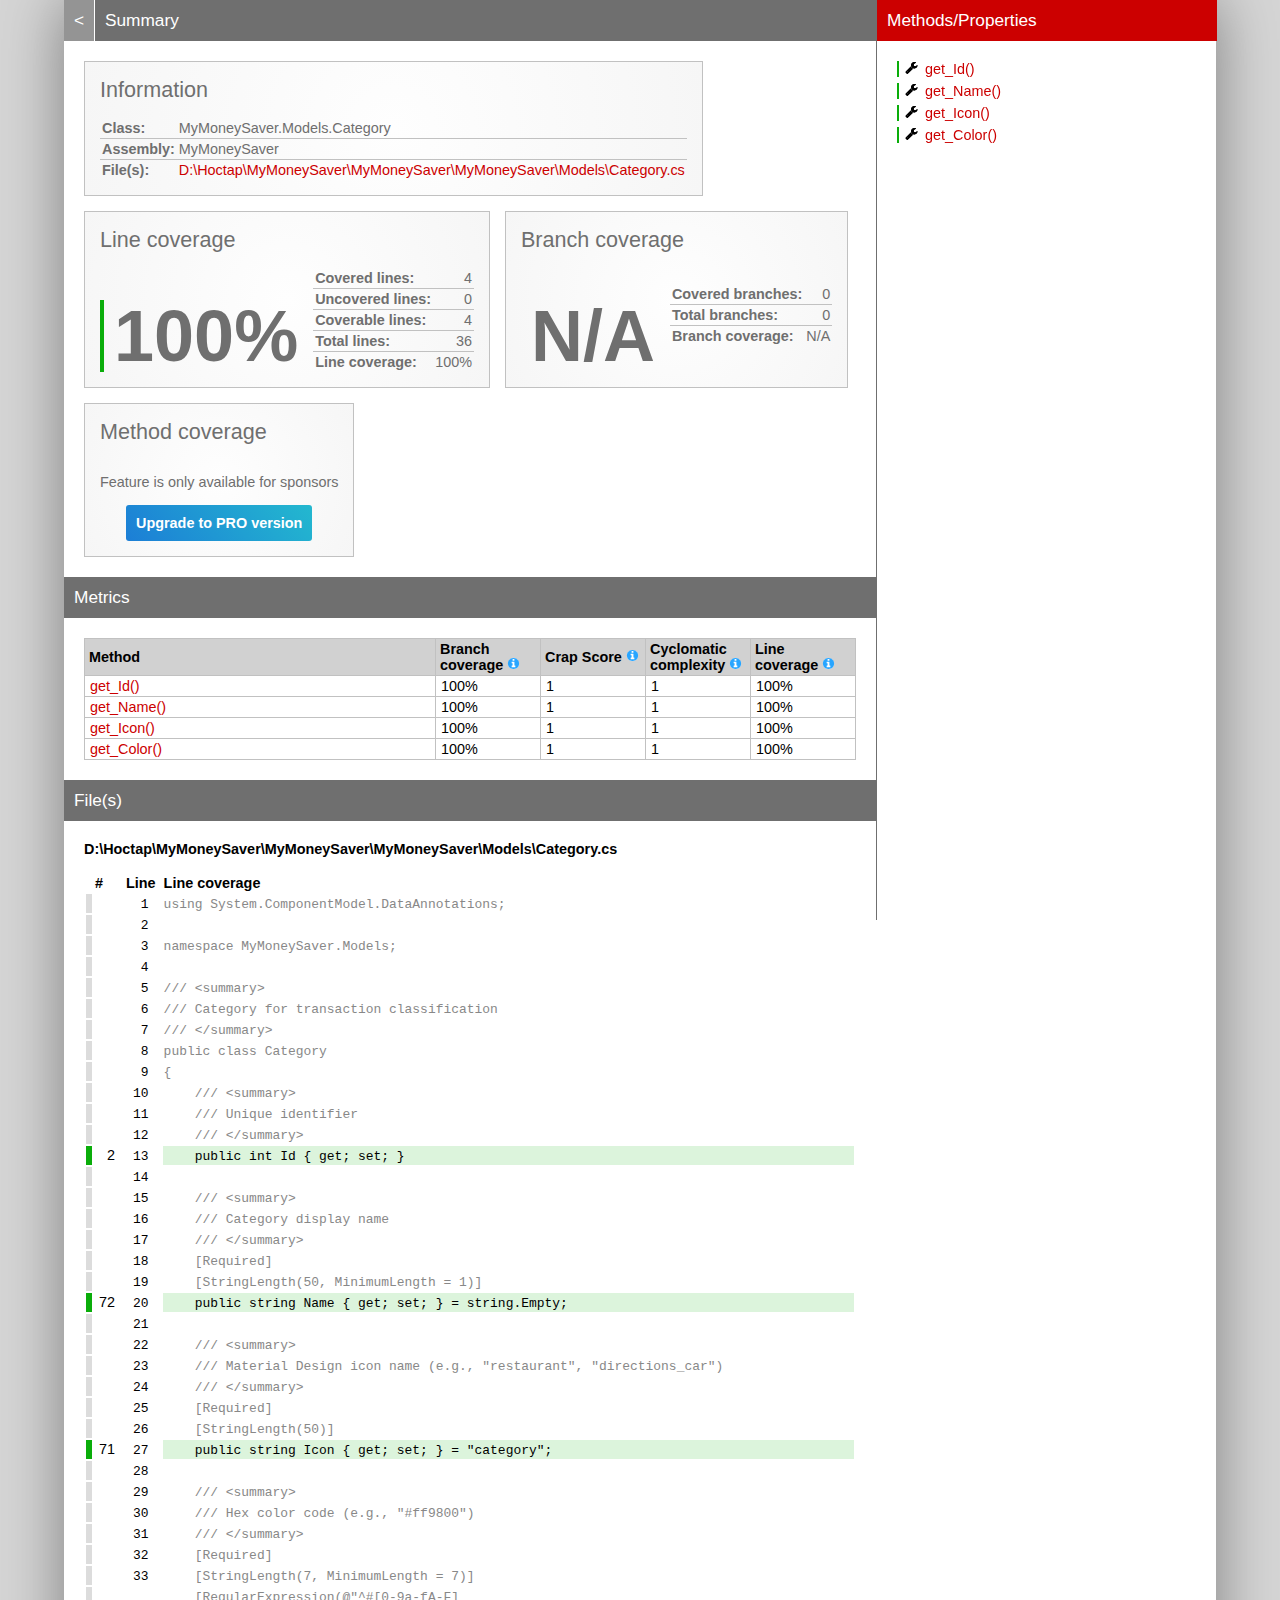
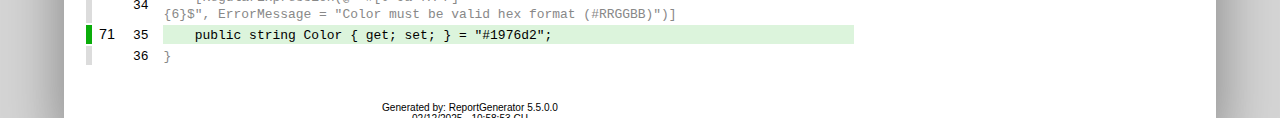
<file: MyMoneySaver/coveragereport/MyMoneySaver_Category.html>
<!DOCTYPE html>
<html>
<head>
<meta charset="utf-8" />
<meta name="viewport" content="width=device-width, initial-scale=1.0" />
<meta http-equiv="X-UA-Compatible" content="IE=EDGE,chrome=1" />
<link href="[data-uri]" rel="icon" type="image/x-icon" />
<title>MyMoneySaver.Models.Category - Coverage Report</title>
<link rel="stylesheet" type="text/css" href="report.css" />
</head><body><div class="container"><div class="containerleft">
<h1><a href="index.html" class="back">&lt;</a> Summary</h1>
<div class="card-group">
<div class="card">
<div class="card-header">Information</div>
<div class="card-body">
<div class="table">
<table>
<tr>
<th>Class:</th>
<td class="limit-width " title="MyMoneySaver.Models.Category">MyMoneySaver.Models.Category</td>
</tr>
<tr>
<th>Assembly:</th>
<td class="limit-width " title="MyMoneySaver">MyMoneySaver</td>
</tr>
<tr>
<th>File(s):</th>
<td class="overflow-wrap"><a href="#DHoctapMyMoneySaverMyMoneySaverMyMoneySaverModelsCategorycs" class="navigatetohash">D:\Hoctap\MyMoneySaver\MyMoneySaver\MyMoneySaver\Models\Category.cs</a></td>
</tr>
</table>
</div>
</div>
</div>
</div>
<div class="card-group">
<div class="card">
<div class="card-header">Line coverage</div>
<div class="card-body">
<div class="large cardpercentagebar cardpercentagebar0">100%</div>
<div class="table">
<table>
<tr>
<th>Covered lines:</th>
<td class="limit-width right" title="4">4</td>
</tr>
<tr>
<th>Uncovered lines:</th>
<td class="limit-width right" title="0">0</td>
</tr>
<tr>
<th>Coverable lines:</th>
<td class="limit-width right" title="4">4</td>
</tr>
<tr>
<th>Total lines:</th>
<td class="limit-width right" title="36">36</td>
</tr>
<tr>
<th>Line coverage:</th>
<td class="limit-width right" title="4 of 4">100%</td>
</tr>
</table>
</div>
</div>
</div>
<div class="card">
<div class="card-header">Branch coverage</div>
<div class="card-body">
<div class="large">N/A</div>
<div class="table">
<table>
<tr>
<th>Covered branches:</th>
<td class="limit-width right" title="0">0</td>
</tr>
<tr>
<th>Total branches:</th>
<td class="limit-width right" title="0">0</td>
</tr>
<tr>
<th>Branch coverage:</th>
<td class="limit-width right" title="N/A">N/A</td>
</tr>
</table>
</div>
</div>
</div>
<div class="card">
<div class="card-header">Method coverage</div>
<div class="card-body">
<div class="center">
<p>Feature is only available for sponsors</p>
<a class="pro-button" href="https://reportgenerator.io/pro" target="_blank">Upgrade to PRO version</a>
</div>
</div>
</div>
</div>
<h1>Metrics</h1>
<div class="table-responsive">
<table class="overview table-fixed">
<colgroup>
<col class="column-min-200" />
<col class="column105" />
<col class="column105" />
<col class="column105" />
<col class="column105" />
</colgroup>
<thead><tr><th>Method</th><th>Branch coverage <a href="https://en.wikipedia.org/wiki/Code_coverage" target="_blank"><i class="icon-info-circled"></i></a></th><th>Crap Score <a href="https://googletesting.blogspot.de/2011/02/this-code-is-crap.html" target="_blank"><i class="icon-info-circled"></i></a></th><th>Cyclomatic complexity <a href="https://en.wikipedia.org/wiki/Cyclomatic_complexity" target="_blank"><i class="icon-info-circled"></i></a></th><th>Line coverage <a href="https://en.wikipedia.org/wiki/Code_coverage" target="_blank"><i class="icon-info-circled"></i></a></th></tr></thead>
<tbody>
<tr><td title="get_Id()"><a href="#file0_line13" class="navigatetohash">get_Id()</a></td><td>100%</td><td>1</td><td>1</td><td>100%</td></tr>
<tr><td title="get_Name()"><a href="#file0_line20" class="navigatetohash">get_Name()</a></td><td>100%</td><td>1</td><td>1</td><td>100%</td></tr>
<tr><td title="get_Icon()"><a href="#file0_line27" class="navigatetohash">get_Icon()</a></td><td>100%</td><td>1</td><td>1</td><td>100%</td></tr>
<tr><td title="get_Color()"><a href="#file0_line35" class="navigatetohash">get_Color()</a></td><td>100%</td><td>1</td><td>1</td><td>100%</td></tr>
</tbody>
</table>
</div>
<h1>File(s)</h1>
<h2 id="DHoctapMyMoneySaverMyMoneySaverMyMoneySaverModelsCategorycs">D:\Hoctap\MyMoneySaver\MyMoneySaver\MyMoneySaver\Models\Category.cs</h2>
<div class="table-responsive">
<table class="lineAnalysis">
<thead><tr><th></th><th>#</th><th>Line</th><th></th><th>Line coverage</th></tr></thead>
<tbody>
<tr class="" title="Not coverable" data-coverage="{'AllTestMethods': {'VC': '', 'LVS': 'gray'}}"><td class="gray">&nbsp;</td><td class="leftmargin rightmargin right"></td><td class="rightmargin right"><a id="file0_line1"></a><code>1</code></td><td></td><td class="lightgray"><code>using&nbsp;System.ComponentModel.DataAnnotations;</code></td></tr>
<tr class="" title="Not coverable" data-coverage="{'AllTestMethods': {'VC': '', 'LVS': 'gray'}}"><td class="gray">&nbsp;</td><td class="leftmargin rightmargin right"></td><td class="rightmargin right"><a id="file0_line2"></a><code>2</code></td><td></td><td class="lightgray"><code></code></td></tr>
<tr class="" title="Not coverable" data-coverage="{'AllTestMethods': {'VC': '', 'LVS': 'gray'}}"><td class="gray">&nbsp;</td><td class="leftmargin rightmargin right"></td><td class="rightmargin right"><a id="file0_line3"></a><code>3</code></td><td></td><td class="lightgray"><code>namespace&nbsp;MyMoneySaver.Models;</code></td></tr>
<tr class="" title="Not coverable" data-coverage="{'AllTestMethods': {'VC': '', 'LVS': 'gray'}}"><td class="gray">&nbsp;</td><td class="leftmargin rightmargin right"></td><td class="rightmargin right"><a id="file0_line4"></a><code>4</code></td><td></td><td class="lightgray"><code></code></td></tr>
<tr class="" title="Not coverable" data-coverage="{'AllTestMethods': {'VC': '', 'LVS': 'gray'}}"><td class="gray">&nbsp;</td><td class="leftmargin rightmargin right"></td><td class="rightmargin right"><a id="file0_line5"></a><code>5</code></td><td></td><td class="lightgray"><code>///&nbsp;&lt;summary&gt;</code></td></tr>
<tr class="" title="Not coverable" data-coverage="{'AllTestMethods': {'VC': '', 'LVS': 'gray'}}"><td class="gray">&nbsp;</td><td class="leftmargin rightmargin right"></td><td class="rightmargin right"><a id="file0_line6"></a><code>6</code></td><td></td><td class="lightgray"><code>///&nbsp;Category&nbsp;for&nbsp;transaction&nbsp;classification</code></td></tr>
<tr class="" title="Not coverable" data-coverage="{'AllTestMethods': {'VC': '', 'LVS': 'gray'}}"><td class="gray">&nbsp;</td><td class="leftmargin rightmargin right"></td><td class="rightmargin right"><a id="file0_line7"></a><code>7</code></td><td></td><td class="lightgray"><code>///&nbsp;&lt;/summary&gt;</code></td></tr>
<tr class="" title="Not coverable" data-coverage="{'AllTestMethods': {'VC': '', 'LVS': 'gray'}}"><td class="gray">&nbsp;</td><td class="leftmargin rightmargin right"></td><td class="rightmargin right"><a id="file0_line8"></a><code>8</code></td><td></td><td class="lightgray"><code>public&nbsp;class&nbsp;Category</code></td></tr>
<tr class="" title="Not coverable" data-coverage="{'AllTestMethods': {'VC': '', 'LVS': 'gray'}}"><td class="gray">&nbsp;</td><td class="leftmargin rightmargin right"></td><td class="rightmargin right"><a id="file0_line9"></a><code>9</code></td><td></td><td class="lightgray"><code>{</code></td></tr>
<tr class="" title="Not coverable" data-coverage="{'AllTestMethods': {'VC': '', 'LVS': 'gray'}}"><td class="gray">&nbsp;</td><td class="leftmargin rightmargin right"></td><td class="rightmargin right"><a id="file0_line10"></a><code>10</code></td><td></td><td class="lightgray"><code>&nbsp;&nbsp;&nbsp;&nbsp;///&nbsp;&lt;summary&gt;</code></td></tr>
<tr class="" title="Not coverable" data-coverage="{'AllTestMethods': {'VC': '', 'LVS': 'gray'}}"><td class="gray">&nbsp;</td><td class="leftmargin rightmargin right"></td><td class="rightmargin right"><a id="file0_line11"></a><code>11</code></td><td></td><td class="lightgray"><code>&nbsp;&nbsp;&nbsp;&nbsp;///&nbsp;Unique&nbsp;identifier</code></td></tr>
<tr class="" title="Not coverable" data-coverage="{'AllTestMethods': {'VC': '', 'LVS': 'gray'}}"><td class="gray">&nbsp;</td><td class="leftmargin rightmargin right"></td><td class="rightmargin right"><a id="file0_line12"></a><code>12</code></td><td></td><td class="lightgray"><code>&nbsp;&nbsp;&nbsp;&nbsp;///&nbsp;&lt;/summary&gt;</code></td></tr>
<tr class="coverableline" title="Covered (2 visits)" data-coverage="{'AllTestMethods': {'VC': '2', 'LVS': 'green'}}"><td class="green">&nbsp;</td><td class="leftmargin rightmargin right">2</td><td class="rightmargin right"><a id="file0_line13"></a><code>13</code></td><td></td><td class="lightgreen"><code>&nbsp;&nbsp;&nbsp;&nbsp;public&nbsp;int&nbsp;Id&nbsp;{&nbsp;get;&nbsp;set;&nbsp;}</code></td></tr>
<tr class="" title="Not coverable" data-coverage="{'AllTestMethods': {'VC': '', 'LVS': 'gray'}}"><td class="gray">&nbsp;</td><td class="leftmargin rightmargin right"></td><td class="rightmargin right"><a id="file0_line14"></a><code>14</code></td><td></td><td class="lightgray"><code></code></td></tr>
<tr class="" title="Not coverable" data-coverage="{'AllTestMethods': {'VC': '', 'LVS': 'gray'}}"><td class="gray">&nbsp;</td><td class="leftmargin rightmargin right"></td><td class="rightmargin right"><a id="file0_line15"></a><code>15</code></td><td></td><td class="lightgray"><code>&nbsp;&nbsp;&nbsp;&nbsp;///&nbsp;&lt;summary&gt;</code></td></tr>
<tr class="" title="Not coverable" data-coverage="{'AllTestMethods': {'VC': '', 'LVS': 'gray'}}"><td class="gray">&nbsp;</td><td class="leftmargin rightmargin right"></td><td class="rightmargin right"><a id="file0_line16"></a><code>16</code></td><td></td><td class="lightgray"><code>&nbsp;&nbsp;&nbsp;&nbsp;///&nbsp;Category&nbsp;display&nbsp;name</code></td></tr>
<tr class="" title="Not coverable" data-coverage="{'AllTestMethods': {'VC': '', 'LVS': 'gray'}}"><td class="gray">&nbsp;</td><td class="leftmargin rightmargin right"></td><td class="rightmargin right"><a id="file0_line17"></a><code>17</code></td><td></td><td class="lightgray"><code>&nbsp;&nbsp;&nbsp;&nbsp;///&nbsp;&lt;/summary&gt;</code></td></tr>
<tr class="" title="Not coverable" data-coverage="{'AllTestMethods': {'VC': '', 'LVS': 'gray'}}"><td class="gray">&nbsp;</td><td class="leftmargin rightmargin right"></td><td class="rightmargin right"><a id="file0_line18"></a><code>18</code></td><td></td><td class="lightgray"><code>&nbsp;&nbsp;&nbsp;&nbsp;[Required]</code></td></tr>
<tr class="" title="Not coverable" data-coverage="{'AllTestMethods': {'VC': '', 'LVS': 'gray'}}"><td class="gray">&nbsp;</td><td class="leftmargin rightmargin right"></td><td class="rightmargin right"><a id="file0_line19"></a><code>19</code></td><td></td><td class="lightgray"><code>&nbsp;&nbsp;&nbsp;&nbsp;[StringLength(50,&nbsp;MinimumLength&nbsp;=&nbsp;1)]</code></td></tr>
<tr class="coverableline" title="Covered (72 visits)" data-coverage="{'AllTestMethods': {'VC': '72', 'LVS': 'green'}}"><td class="green">&nbsp;</td><td class="leftmargin rightmargin right">72</td><td class="rightmargin right"><a id="file0_line20"></a><code>20</code></td><td></td><td class="lightgreen"><code>&nbsp;&nbsp;&nbsp;&nbsp;public&nbsp;string&nbsp;Name&nbsp;{&nbsp;get;&nbsp;set;&nbsp;}&nbsp;=&nbsp;string.Empty;</code></td></tr>
<tr class="" title="Not coverable" data-coverage="{'AllTestMethods': {'VC': '', 'LVS': 'gray'}}"><td class="gray">&nbsp;</td><td class="leftmargin rightmargin right"></td><td class="rightmargin right"><a id="file0_line21"></a><code>21</code></td><td></td><td class="lightgray"><code></code></td></tr>
<tr class="" title="Not coverable" data-coverage="{'AllTestMethods': {'VC': '', 'LVS': 'gray'}}"><td class="gray">&nbsp;</td><td class="leftmargin rightmargin right"></td><td class="rightmargin right"><a id="file0_line22"></a><code>22</code></td><td></td><td class="lightgray"><code>&nbsp;&nbsp;&nbsp;&nbsp;///&nbsp;&lt;summary&gt;</code></td></tr>
<tr class="" title="Not coverable" data-coverage="{'AllTestMethods': {'VC': '', 'LVS': 'gray'}}"><td class="gray">&nbsp;</td><td class="leftmargin rightmargin right"></td><td class="rightmargin right"><a id="file0_line23"></a><code>23</code></td><td></td><td class="lightgray"><code>&nbsp;&nbsp;&nbsp;&nbsp;///&nbsp;Material&nbsp;Design&nbsp;icon&nbsp;name&nbsp;(e.g.,&nbsp;&quot;restaurant&quot;,&nbsp;&quot;directions_car&quot;)</code></td></tr>
<tr class="" title="Not coverable" data-coverage="{'AllTestMethods': {'VC': '', 'LVS': 'gray'}}"><td class="gray">&nbsp;</td><td class="leftmargin rightmargin right"></td><td class="rightmargin right"><a id="file0_line24"></a><code>24</code></td><td></td><td class="lightgray"><code>&nbsp;&nbsp;&nbsp;&nbsp;///&nbsp;&lt;/summary&gt;</code></td></tr>
<tr class="" title="Not coverable" data-coverage="{'AllTestMethods': {'VC': '', 'LVS': 'gray'}}"><td class="gray">&nbsp;</td><td class="leftmargin rightmargin right"></td><td class="rightmargin right"><a id="file0_line25"></a><code>25</code></td><td></td><td class="lightgray"><code>&nbsp;&nbsp;&nbsp;&nbsp;[Required]</code></td></tr>
<tr class="" title="Not coverable" data-coverage="{'AllTestMethods': {'VC': '', 'LVS': 'gray'}}"><td class="gray">&nbsp;</td><td class="leftmargin rightmargin right"></td><td class="rightmargin right"><a id="file0_line26"></a><code>26</code></td><td></td><td class="lightgray"><code>&nbsp;&nbsp;&nbsp;&nbsp;[StringLength(50)]</code></td></tr>
<tr class="coverableline" title="Covered (71 visits)" data-coverage="{'AllTestMethods': {'VC': '71', 'LVS': 'green'}}"><td class="green">&nbsp;</td><td class="leftmargin rightmargin right">71</td><td class="rightmargin right"><a id="file0_line27"></a><code>27</code></td><td></td><td class="lightgreen"><code>&nbsp;&nbsp;&nbsp;&nbsp;public&nbsp;string&nbsp;Icon&nbsp;{&nbsp;get;&nbsp;set;&nbsp;}&nbsp;=&nbsp;&quot;category&quot;;</code></td></tr>
<tr class="" title="Not coverable" data-coverage="{'AllTestMethods': {'VC': '', 'LVS': 'gray'}}"><td class="gray">&nbsp;</td><td class="leftmargin rightmargin right"></td><td class="rightmargin right"><a id="file0_line28"></a><code>28</code></td><td></td><td class="lightgray"><code></code></td></tr>
<tr class="" title="Not coverable" data-coverage="{'AllTestMethods': {'VC': '', 'LVS': 'gray'}}"><td class="gray">&nbsp;</td><td class="leftmargin rightmargin right"></td><td class="rightmargin right"><a id="file0_line29"></a><code>29</code></td><td></td><td class="lightgray"><code>&nbsp;&nbsp;&nbsp;&nbsp;///&nbsp;&lt;summary&gt;</code></td></tr>
<tr class="" title="Not coverable" data-coverage="{'AllTestMethods': {'VC': '', 'LVS': 'gray'}}"><td class="gray">&nbsp;</td><td class="leftmargin rightmargin right"></td><td class="rightmargin right"><a id="file0_line30"></a><code>30</code></td><td></td><td class="lightgray"><code>&nbsp;&nbsp;&nbsp;&nbsp;///&nbsp;Hex&nbsp;color&nbsp;code&nbsp;(e.g.,&nbsp;&quot;#ff9800&quot;)</code></td></tr>
<tr class="" title="Not coverable" data-coverage="{'AllTestMethods': {'VC': '', 'LVS': 'gray'}}"><td class="gray">&nbsp;</td><td class="leftmargin rightmargin right"></td><td class="rightmargin right"><a id="file0_line31"></a><code>31</code></td><td></td><td class="lightgray"><code>&nbsp;&nbsp;&nbsp;&nbsp;///&nbsp;&lt;/summary&gt;</code></td></tr>
<tr class="" title="Not coverable" data-coverage="{'AllTestMethods': {'VC': '', 'LVS': 'gray'}}"><td class="gray">&nbsp;</td><td class="leftmargin rightmargin right"></td><td class="rightmargin right"><a id="file0_line32"></a><code>32</code></td><td></td><td class="lightgray"><code>&nbsp;&nbsp;&nbsp;&nbsp;[Required]</code></td></tr>
<tr class="" title="Not coverable" data-coverage="{'AllTestMethods': {'VC': '', 'LVS': 'gray'}}"><td class="gray">&nbsp;</td><td class="leftmargin rightmargin right"></td><td class="rightmargin right"><a id="file0_line33"></a><code>33</code></td><td></td><td class="lightgray"><code>&nbsp;&nbsp;&nbsp;&nbsp;[StringLength(7,&nbsp;MinimumLength&nbsp;=&nbsp;7)]</code></td></tr>
<tr class="" title="Not coverable" data-coverage="{'AllTestMethods': {'VC': '', 'LVS': 'gray'}}"><td class="gray">&nbsp;</td><td class="leftmargin rightmargin right"></td><td class="rightmargin right"><a id="file0_line34"></a><code>34</code></td><td></td><td class="lightgray"><code>&nbsp;&nbsp;&nbsp;&nbsp;[RegularExpression(@&quot;^#[0-9a-fA-F]{6}$&quot;,&nbsp;ErrorMessage&nbsp;=&nbsp;&quot;Color&nbsp;must&nbsp;be&nbsp;valid&nbsp;hex&nbsp;format&nbsp;(#RRGGBB)&quot;)]</code></td></tr>
<tr class="coverableline" title="Covered (71 visits)" data-coverage="{'AllTestMethods': {'VC': '71', 'LVS': 'green'}}"><td class="green">&nbsp;</td><td class="leftmargin rightmargin right">71</td><td class="rightmargin right"><a id="file0_line35"></a><code>35</code></td><td></td><td class="lightgreen"><code>&nbsp;&nbsp;&nbsp;&nbsp;public&nbsp;string&nbsp;Color&nbsp;{&nbsp;get;&nbsp;set;&nbsp;}&nbsp;=&nbsp;&quot;#1976d2&quot;;</code></td></tr>
<tr class="" title="Not coverable" data-coverage="{'AllTestMethods': {'VC': '', 'LVS': 'gray'}}"><td class="gray">&nbsp;</td><td class="leftmargin rightmargin right"></td><td class="rightmargin right"><a id="file0_line36"></a><code>36</code></td><td></td><td class="lightgray"><code>}</code></td></tr>
</tbody>
</table>
</div>
<div class="footer">Generated by: ReportGenerator 5.5.0.0<br />02/12/2025 - 10:58:53 CH<br /><a href="https://github.com/danielpalme/ReportGenerator">GitHub</a> | <a href="https://reportgenerator.io">reportgenerator.io</a></div></div>
<div class="containerright">
<div class="containerrightfixed">
<h1>Methods/Properties</h1>
<a href="#file0_line13" class="navigatetohash percentagebar percentagebar100" title="Line coverage: 100% - get_Id()"><i class="icon-wrench"></i>get_Id()</a><br />
<a href="#file0_line20" class="navigatetohash percentagebar percentagebar100" title="Line coverage: 100% - get_Name()"><i class="icon-wrench"></i>get_Name()</a><br />
<a href="#file0_line27" class="navigatetohash percentagebar percentagebar100" title="Line coverage: 100% - get_Icon()"><i class="icon-wrench"></i>get_Icon()</a><br />
<a href="#file0_line35" class="navigatetohash percentagebar percentagebar100" title="Line coverage: 100% - get_Color()"><i class="icon-wrench"></i>get_Color()</a><br />
<br/></div>
</div></div>
<script type="text/javascript">
/* <![CDATA[ */
(function() {
    var url = window.location.href;
    var startOfQueryString = url.indexOf('?');
    var queryString = startOfQueryString > -1 ? url.substr(startOfQueryString) : '';

    if (startOfQueryString > -1) {
        var i = 0, href= null;
        var css = document.getElementsByTagName('link');

        for (i = 0; i < css.length; i++) {
            if (css[i].getAttribute('rel') !== 'stylesheet') {
            continue;
            }

            href = css[i].getAttribute('href');

            if (href) {
            css[i].setAttribute('href', href + queryString);
            }
        }

        var links = document.getElementsByTagName('a');

        for (i = 0; i < links.length; i++) {
            href = links[i].getAttribute('href');

            if (href
                && !href.startsWith('http://')
                && !href.startsWith('https://')
                && !href.startsWith('#')
                && href.indexOf('?') === -1) {
            links[i].setAttribute('href', href + queryString);
            }
        }
    }

    var newScript = document.createElement('script');
    newScript.src = 'class.js' + queryString;
    document.getElementsByTagName('body')[0].appendChild(newScript);
})();
/* ]]> */ 
</script></body></html>
</file>
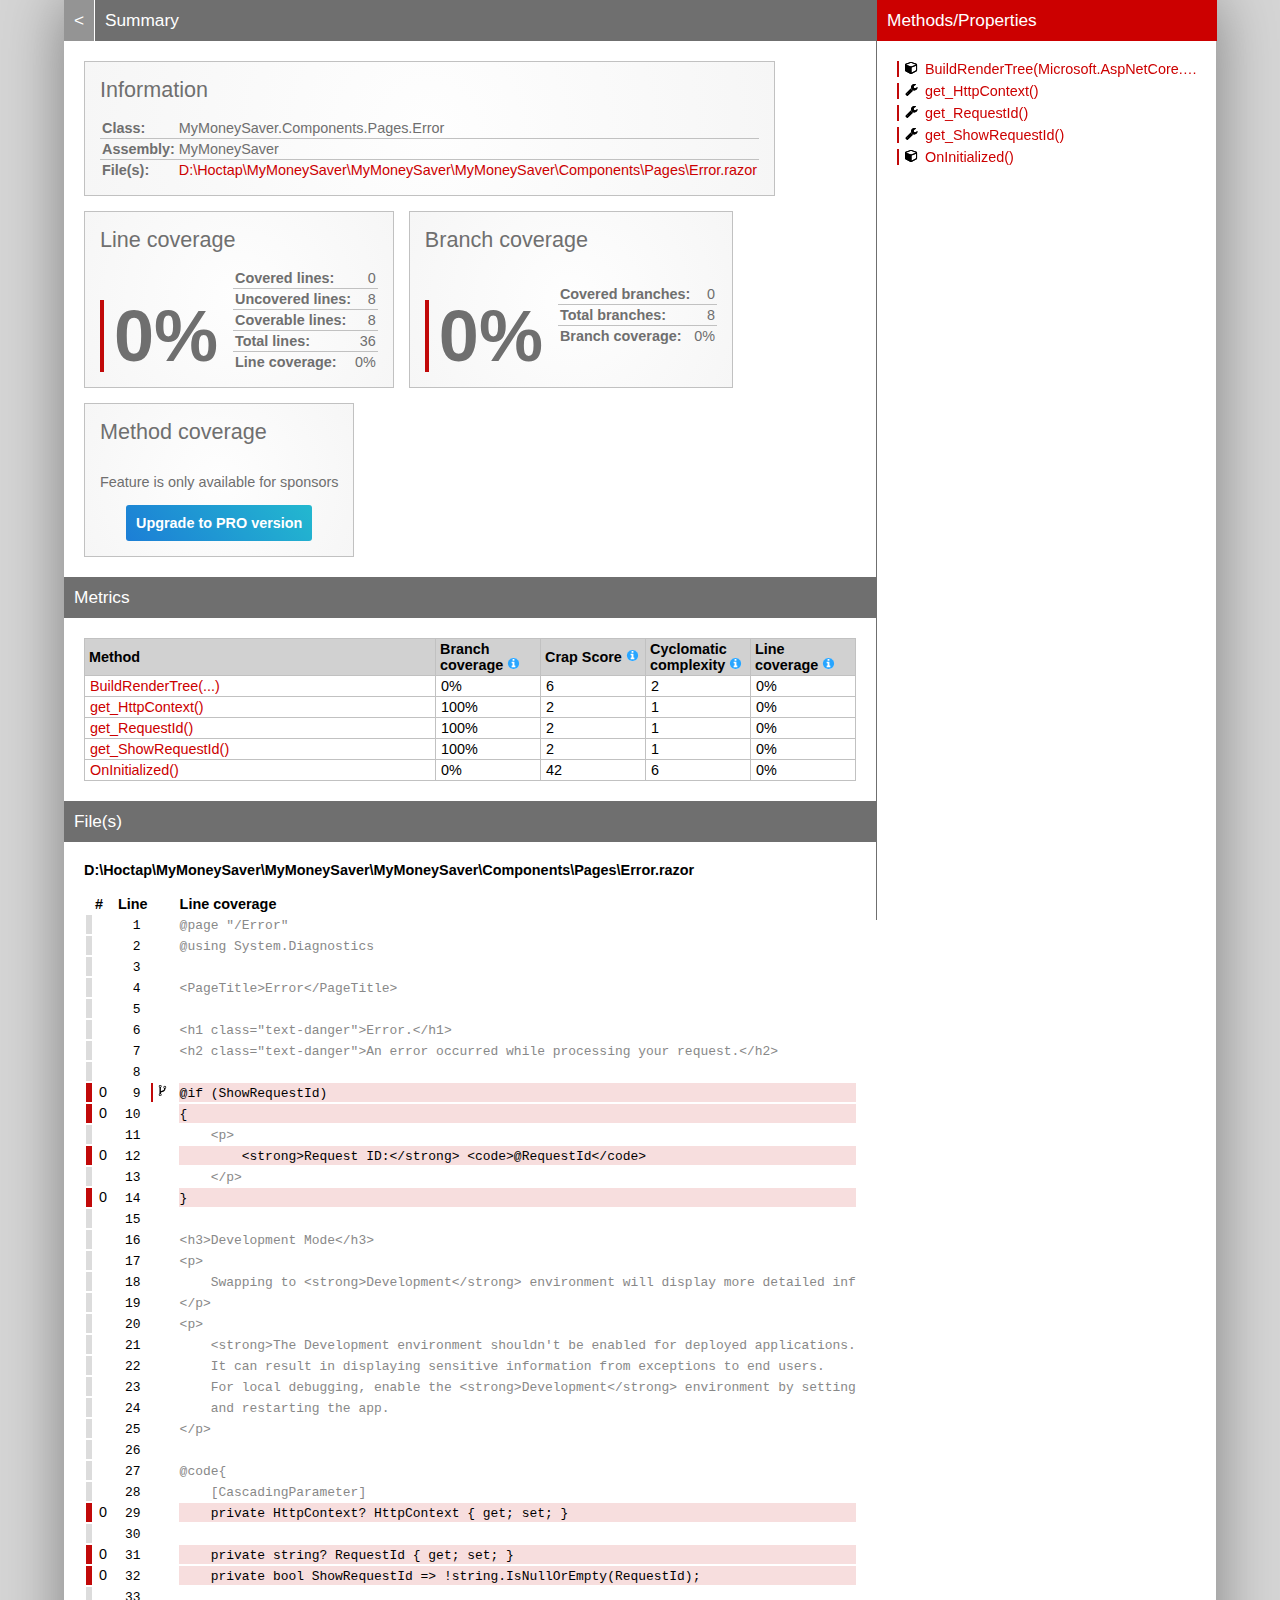
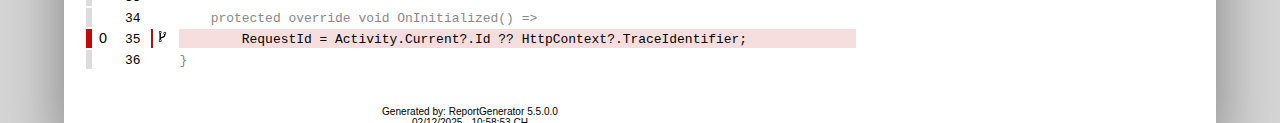
<file: MyMoneySaver/coveragereport/MyMoneySaver_Error.html>
<!DOCTYPE html>
<html>
<head>
<meta charset="utf-8" />
<meta name="viewport" content="width=device-width, initial-scale=1.0" />
<meta http-equiv="X-UA-Compatible" content="IE=EDGE,chrome=1" />
<link href="[data-uri]" rel="icon" type="image/x-icon" />
<title>MyMoneySaver.Components.Pages.Error - Coverage Report</title>
<link rel="stylesheet" type="text/css" href="report.css" />
</head><body><div class="container"><div class="containerleft">
<h1><a href="index.html" class="back">&lt;</a> Summary</h1>
<div class="card-group">
<div class="card">
<div class="card-header">Information</div>
<div class="card-body">
<div class="table">
<table>
<tr>
<th>Class:</th>
<td class="limit-width " title="MyMoneySaver.Components.Pages.Error">MyMoneySaver.Components.Pages.Error</td>
</tr>
<tr>
<th>Assembly:</th>
<td class="limit-width " title="MyMoneySaver">MyMoneySaver</td>
</tr>
<tr>
<th>File(s):</th>
<td class="overflow-wrap"><a href="#DHoctapMyMoneySaverMyMoneySaverMyMoneySaverComponentsPagesErrorrazor" class="navigatetohash">D:\Hoctap\MyMoneySaver\MyMoneySaver\MyMoneySaver\Components\Pages\Error.razor</a></td>
</tr>
</table>
</div>
</div>
</div>
</div>
<div class="card-group">
<div class="card">
<div class="card-header">Line coverage</div>
<div class="card-body">
<div class="large cardpercentagebar cardpercentagebar100">0%</div>
<div class="table">
<table>
<tr>
<th>Covered lines:</th>
<td class="limit-width right" title="0">0</td>
</tr>
<tr>
<th>Uncovered lines:</th>
<td class="limit-width right" title="8">8</td>
</tr>
<tr>
<th>Coverable lines:</th>
<td class="limit-width right" title="8">8</td>
</tr>
<tr>
<th>Total lines:</th>
<td class="limit-width right" title="36">36</td>
</tr>
<tr>
<th>Line coverage:</th>
<td class="limit-width right" title="0 of 8">0%</td>
</tr>
</table>
</div>
</div>
</div>
<div class="card">
<div class="card-header">Branch coverage</div>
<div class="card-body">
<div class="large cardpercentagebar cardpercentagebar100">0%</div>
<div class="table">
<table>
<tr>
<th>Covered branches:</th>
<td class="limit-width right" title="0">0</td>
</tr>
<tr>
<th>Total branches:</th>
<td class="limit-width right" title="8">8</td>
</tr>
<tr>
<th>Branch coverage:</th>
<td class="limit-width right" title="0 of 8">0%</td>
</tr>
</table>
</div>
</div>
</div>
<div class="card">
<div class="card-header">Method coverage</div>
<div class="card-body">
<div class="center">
<p>Feature is only available for sponsors</p>
<a class="pro-button" href="https://reportgenerator.io/pro" target="_blank">Upgrade to PRO version</a>
</div>
</div>
</div>
</div>
<h1>Metrics</h1>
<div class="table-responsive">
<table class="overview table-fixed">
<colgroup>
<col class="column-min-200" />
<col class="column105" />
<col class="column105" />
<col class="column105" />
<col class="column105" />
</colgroup>
<thead><tr><th>Method</th><th>Branch coverage <a href="https://en.wikipedia.org/wiki/Code_coverage" target="_blank"><i class="icon-info-circled"></i></a></th><th>Crap Score <a href="https://googletesting.blogspot.de/2011/02/this-code-is-crap.html" target="_blank"><i class="icon-info-circled"></i></a></th><th>Cyclomatic complexity <a href="https://en.wikipedia.org/wiki/Cyclomatic_complexity" target="_blank"><i class="icon-info-circled"></i></a></th><th>Line coverage <a href="https://en.wikipedia.org/wiki/Code_coverage" target="_blank"><i class="icon-info-circled"></i></a></th></tr></thead>
<tbody>
<tr><td title="BuildRenderTree(Microsoft.AspNetCore.Components.Rendering.RenderTreeBuilder)"><a href="#file0_line9" class="navigatetohash">BuildRenderTree(...)</a></td><td>0%</td><td>6</td><td>2</td><td>0%</td></tr>
<tr><td title="get_HttpContext()"><a href="#file0_line29" class="navigatetohash">get_HttpContext()</a></td><td>100%</td><td>2</td><td>1</td><td>0%</td></tr>
<tr><td title="get_RequestId()"><a href="#file0_line31" class="navigatetohash">get_RequestId()</a></td><td>100%</td><td>2</td><td>1</td><td>0%</td></tr>
<tr><td title="get_ShowRequestId()"><a href="#file0_line32" class="navigatetohash">get_ShowRequestId()</a></td><td>100%</td><td>2</td><td>1</td><td>0%</td></tr>
<tr><td title="OnInitialized()"><a href="#file0_line35" class="navigatetohash">OnInitialized()</a></td><td>0%</td><td>42</td><td>6</td><td>0%</td></tr>
</tbody>
</table>
</div>
<h1>File(s)</h1>
<h2 id="DHoctapMyMoneySaverMyMoneySaverMyMoneySaverComponentsPagesErrorrazor">D:\Hoctap\MyMoneySaver\MyMoneySaver\MyMoneySaver\Components\Pages\Error.razor</h2>
<div class="table-responsive">
<table class="lineAnalysis">
<thead><tr><th></th><th>#</th><th>Line</th><th></th><th>Line coverage</th></tr></thead>
<tbody>
<tr class="" title="Not coverable" data-coverage="{'AllTestMethods': {'VC': '', 'LVS': 'gray'}}"><td class="gray">&nbsp;</td><td class="leftmargin rightmargin right"></td><td class="rightmargin right"><a id="file0_line1"></a><code>1</code></td><td></td><td class="lightgray"><code>@page&nbsp;&quot;/Error&quot;</code></td></tr>
<tr class="" title="Not coverable" data-coverage="{'AllTestMethods': {'VC': '', 'LVS': 'gray'}}"><td class="gray">&nbsp;</td><td class="leftmargin rightmargin right"></td><td class="rightmargin right"><a id="file0_line2"></a><code>2</code></td><td></td><td class="lightgray"><code>@using&nbsp;System.Diagnostics</code></td></tr>
<tr class="" title="Not coverable" data-coverage="{'AllTestMethods': {'VC': '', 'LVS': 'gray'}}"><td class="gray">&nbsp;</td><td class="leftmargin rightmargin right"></td><td class="rightmargin right"><a id="file0_line3"></a><code>3</code></td><td></td><td class="lightgray"><code></code></td></tr>
<tr class="" title="Not coverable" data-coverage="{'AllTestMethods': {'VC': '', 'LVS': 'gray'}}"><td class="gray">&nbsp;</td><td class="leftmargin rightmargin right"></td><td class="rightmargin right"><a id="file0_line4"></a><code>4</code></td><td></td><td class="lightgray"><code>&lt;PageTitle&gt;Error&lt;/PageTitle&gt;</code></td></tr>
<tr class="" title="Not coverable" data-coverage="{'AllTestMethods': {'VC': '', 'LVS': 'gray'}}"><td class="gray">&nbsp;</td><td class="leftmargin rightmargin right"></td><td class="rightmargin right"><a id="file0_line5"></a><code>5</code></td><td></td><td class="lightgray"><code></code></td></tr>
<tr class="" title="Not coverable" data-coverage="{'AllTestMethods': {'VC': '', 'LVS': 'gray'}}"><td class="gray">&nbsp;</td><td class="leftmargin rightmargin right"></td><td class="rightmargin right"><a id="file0_line6"></a><code>6</code></td><td></td><td class="lightgray"><code>&lt;h1&nbsp;class=&quot;text-danger&quot;&gt;Error.&lt;/h1&gt;</code></td></tr>
<tr class="" title="Not coverable" data-coverage="{'AllTestMethods': {'VC': '', 'LVS': 'gray'}}"><td class="gray">&nbsp;</td><td class="leftmargin rightmargin right"></td><td class="rightmargin right"><a id="file0_line7"></a><code>7</code></td><td></td><td class="lightgray"><code>&lt;h2&nbsp;class=&quot;text-danger&quot;&gt;An&nbsp;error&nbsp;occurred&nbsp;while&nbsp;processing&nbsp;your&nbsp;request.&lt;/h2&gt;</code></td></tr>
<tr class="" title="Not coverable" data-coverage="{'AllTestMethods': {'VC': '', 'LVS': 'gray'}}"><td class="gray">&nbsp;</td><td class="leftmargin rightmargin right"></td><td class="rightmargin right"><a id="file0_line8"></a><code>8</code></td><td></td><td class="lightgray"><code></code></td></tr>
<tr class="coverableline" title="Not covered (0 visits, 0 of 2 branches are covered)" data-coverage="{'AllTestMethods': {'VC': '0', 'LVS': 'red'}}"><td class="red">&nbsp;</td><td class="leftmargin rightmargin right">0</td><td class="rightmargin right"><a id="file0_line9"></a><code>9</code></td><td class="percentagebar percentagebar0"><i class="icon-fork"></i></td><td class="lightred"><code>@if&nbsp;(ShowRequestId)</code></td></tr>
<tr class="coverableline" title="Not covered (0 visits)" data-coverage="{'AllTestMethods': {'VC': '0', 'LVS': 'red'}}"><td class="red">&nbsp;</td><td class="leftmargin rightmargin right">0</td><td class="rightmargin right"><a id="file0_line10"></a><code>10</code></td><td></td><td class="lightred"><code>{</code></td></tr>
<tr class="" title="Not coverable" data-coverage="{'AllTestMethods': {'VC': '', 'LVS': 'gray'}}"><td class="gray">&nbsp;</td><td class="leftmargin rightmargin right"></td><td class="rightmargin right"><a id="file0_line11"></a><code>11</code></td><td></td><td class="lightgray"><code>&nbsp;&nbsp;&nbsp;&nbsp;&lt;p&gt;</code></td></tr>
<tr class="coverableline" title="Not covered (0 visits)" data-coverage="{'AllTestMethods': {'VC': '0', 'LVS': 'red'}}"><td class="red">&nbsp;</td><td class="leftmargin rightmargin right">0</td><td class="rightmargin right"><a id="file0_line12"></a><code>12</code></td><td></td><td class="lightred"><code>&nbsp;&nbsp;&nbsp;&nbsp;&nbsp;&nbsp;&nbsp;&nbsp;&lt;strong&gt;Request&nbsp;ID:&lt;/strong&gt;&nbsp;&lt;code&gt;@RequestId&lt;/code&gt;</code></td></tr>
<tr class="" title="Not coverable" data-coverage="{'AllTestMethods': {'VC': '', 'LVS': 'gray'}}"><td class="gray">&nbsp;</td><td class="leftmargin rightmargin right"></td><td class="rightmargin right"><a id="file0_line13"></a><code>13</code></td><td></td><td class="lightgray"><code>&nbsp;&nbsp;&nbsp;&nbsp;&lt;/p&gt;</code></td></tr>
<tr class="coverableline" title="Not covered (0 visits)" data-coverage="{'AllTestMethods': {'VC': '0', 'LVS': 'red'}}"><td class="red">&nbsp;</td><td class="leftmargin rightmargin right">0</td><td class="rightmargin right"><a id="file0_line14"></a><code>14</code></td><td></td><td class="lightred"><code>}</code></td></tr>
<tr class="" title="Not coverable" data-coverage="{'AllTestMethods': {'VC': '', 'LVS': 'gray'}}"><td class="gray">&nbsp;</td><td class="leftmargin rightmargin right"></td><td class="rightmargin right"><a id="file0_line15"></a><code>15</code></td><td></td><td class="lightgray"><code></code></td></tr>
<tr class="" title="Not coverable" data-coverage="{'AllTestMethods': {'VC': '', 'LVS': 'gray'}}"><td class="gray">&nbsp;</td><td class="leftmargin rightmargin right"></td><td class="rightmargin right"><a id="file0_line16"></a><code>16</code></td><td></td><td class="lightgray"><code>&lt;h3&gt;Development&nbsp;Mode&lt;/h3&gt;</code></td></tr>
<tr class="" title="Not coverable" data-coverage="{'AllTestMethods': {'VC': '', 'LVS': 'gray'}}"><td class="gray">&nbsp;</td><td class="leftmargin rightmargin right"></td><td class="rightmargin right"><a id="file0_line17"></a><code>17</code></td><td></td><td class="lightgray"><code>&lt;p&gt;</code></td></tr>
<tr class="" title="Not coverable" data-coverage="{'AllTestMethods': {'VC': '', 'LVS': 'gray'}}"><td class="gray">&nbsp;</td><td class="leftmargin rightmargin right"></td><td class="rightmargin right"><a id="file0_line18"></a><code>18</code></td><td></td><td class="lightgray"><code>&nbsp;&nbsp;&nbsp;&nbsp;Swapping&nbsp;to&nbsp;&lt;strong&gt;Development&lt;/strong&gt;&nbsp;environment&nbsp;will&nbsp;display&nbsp;more&nbsp;detailed&nbsp;information&nbsp;about&nbsp;the&nbsp;error&nbsp;that&nbsp;occ</code></td></tr>
<tr class="" title="Not coverable" data-coverage="{'AllTestMethods': {'VC': '', 'LVS': 'gray'}}"><td class="gray">&nbsp;</td><td class="leftmargin rightmargin right"></td><td class="rightmargin right"><a id="file0_line19"></a><code>19</code></td><td></td><td class="lightgray"><code>&lt;/p&gt;</code></td></tr>
<tr class="" title="Not coverable" data-coverage="{'AllTestMethods': {'VC': '', 'LVS': 'gray'}}"><td class="gray">&nbsp;</td><td class="leftmargin rightmargin right"></td><td class="rightmargin right"><a id="file0_line20"></a><code>20</code></td><td></td><td class="lightgray"><code>&lt;p&gt;</code></td></tr>
<tr class="" title="Not coverable" data-coverage="{'AllTestMethods': {'VC': '', 'LVS': 'gray'}}"><td class="gray">&nbsp;</td><td class="leftmargin rightmargin right"></td><td class="rightmargin right"><a id="file0_line21"></a><code>21</code></td><td></td><td class="lightgray"><code>&nbsp;&nbsp;&nbsp;&nbsp;&lt;strong&gt;The&nbsp;Development&nbsp;environment&nbsp;shouldn&#39;t&nbsp;be&nbsp;enabled&nbsp;for&nbsp;deployed&nbsp;applications.&lt;/strong&gt;</code></td></tr>
<tr class="" title="Not coverable" data-coverage="{'AllTestMethods': {'VC': '', 'LVS': 'gray'}}"><td class="gray">&nbsp;</td><td class="leftmargin rightmargin right"></td><td class="rightmargin right"><a id="file0_line22"></a><code>22</code></td><td></td><td class="lightgray"><code>&nbsp;&nbsp;&nbsp;&nbsp;It&nbsp;can&nbsp;result&nbsp;in&nbsp;displaying&nbsp;sensitive&nbsp;information&nbsp;from&nbsp;exceptions&nbsp;to&nbsp;end&nbsp;users.</code></td></tr>
<tr class="" title="Not coverable" data-coverage="{'AllTestMethods': {'VC': '', 'LVS': 'gray'}}"><td class="gray">&nbsp;</td><td class="leftmargin rightmargin right"></td><td class="rightmargin right"><a id="file0_line23"></a><code>23</code></td><td></td><td class="lightgray"><code>&nbsp;&nbsp;&nbsp;&nbsp;For&nbsp;local&nbsp;debugging,&nbsp;enable&nbsp;the&nbsp;&lt;strong&gt;Development&lt;/strong&gt;&nbsp;environment&nbsp;by&nbsp;setting&nbsp;the&nbsp;&lt;strong&gt;ASPNETCORE_ENVIRONME</code></td></tr>
<tr class="" title="Not coverable" data-coverage="{'AllTestMethods': {'VC': '', 'LVS': 'gray'}}"><td class="gray">&nbsp;</td><td class="leftmargin rightmargin right"></td><td class="rightmargin right"><a id="file0_line24"></a><code>24</code></td><td></td><td class="lightgray"><code>&nbsp;&nbsp;&nbsp;&nbsp;and&nbsp;restarting&nbsp;the&nbsp;app.</code></td></tr>
<tr class="" title="Not coverable" data-coverage="{'AllTestMethods': {'VC': '', 'LVS': 'gray'}}"><td class="gray">&nbsp;</td><td class="leftmargin rightmargin right"></td><td class="rightmargin right"><a id="file0_line25"></a><code>25</code></td><td></td><td class="lightgray"><code>&lt;/p&gt;</code></td></tr>
<tr class="" title="Not coverable" data-coverage="{'AllTestMethods': {'VC': '', 'LVS': 'gray'}}"><td class="gray">&nbsp;</td><td class="leftmargin rightmargin right"></td><td class="rightmargin right"><a id="file0_line26"></a><code>26</code></td><td></td><td class="lightgray"><code></code></td></tr>
<tr class="" title="Not coverable" data-coverage="{'AllTestMethods': {'VC': '', 'LVS': 'gray'}}"><td class="gray">&nbsp;</td><td class="leftmargin rightmargin right"></td><td class="rightmargin right"><a id="file0_line27"></a><code>27</code></td><td></td><td class="lightgray"><code>@code{</code></td></tr>
<tr class="" title="Not coverable" data-coverage="{'AllTestMethods': {'VC': '', 'LVS': 'gray'}}"><td class="gray">&nbsp;</td><td class="leftmargin rightmargin right"></td><td class="rightmargin right"><a id="file0_line28"></a><code>28</code></td><td></td><td class="lightgray"><code>&nbsp;&nbsp;&nbsp;&nbsp;[CascadingParameter]</code></td></tr>
<tr class="coverableline" title="Not covered (0 visits)" data-coverage="{'AllTestMethods': {'VC': '0', 'LVS': 'red'}}"><td class="red">&nbsp;</td><td class="leftmargin rightmargin right">0</td><td class="rightmargin right"><a id="file0_line29"></a><code>29</code></td><td></td><td class="lightred"><code>&nbsp;&nbsp;&nbsp;&nbsp;private&nbsp;HttpContext?&nbsp;HttpContext&nbsp;{&nbsp;get;&nbsp;set;&nbsp;}</code></td></tr>
<tr class="" title="Not coverable" data-coverage="{'AllTestMethods': {'VC': '', 'LVS': 'gray'}}"><td class="gray">&nbsp;</td><td class="leftmargin rightmargin right"></td><td class="rightmargin right"><a id="file0_line30"></a><code>30</code></td><td></td><td class="lightgray"><code></code></td></tr>
<tr class="coverableline" title="Not covered (0 visits)" data-coverage="{'AllTestMethods': {'VC': '0', 'LVS': 'red'}}"><td class="red">&nbsp;</td><td class="leftmargin rightmargin right">0</td><td class="rightmargin right"><a id="file0_line31"></a><code>31</code></td><td></td><td class="lightred"><code>&nbsp;&nbsp;&nbsp;&nbsp;private&nbsp;string?&nbsp;RequestId&nbsp;{&nbsp;get;&nbsp;set;&nbsp;}</code></td></tr>
<tr class="coverableline" title="Not covered (0 visits)" data-coverage="{'AllTestMethods': {'VC': '0', 'LVS': 'red'}}"><td class="red">&nbsp;</td><td class="leftmargin rightmargin right">0</td><td class="rightmargin right"><a id="file0_line32"></a><code>32</code></td><td></td><td class="lightred"><code>&nbsp;&nbsp;&nbsp;&nbsp;private&nbsp;bool&nbsp;ShowRequestId&nbsp;=&gt;&nbsp;!string.IsNullOrEmpty(RequestId);</code></td></tr>
<tr class="" title="Not coverable" data-coverage="{'AllTestMethods': {'VC': '', 'LVS': 'gray'}}"><td class="gray">&nbsp;</td><td class="leftmargin rightmargin right"></td><td class="rightmargin right"><a id="file0_line33"></a><code>33</code></td><td></td><td class="lightgray"><code></code></td></tr>
<tr class="" title="Not coverable" data-coverage="{'AllTestMethods': {'VC': '', 'LVS': 'gray'}}"><td class="gray">&nbsp;</td><td class="leftmargin rightmargin right"></td><td class="rightmargin right"><a id="file0_line34"></a><code>34</code></td><td></td><td class="lightgray"><code>&nbsp;&nbsp;&nbsp;&nbsp;protected&nbsp;override&nbsp;void&nbsp;OnInitialized()&nbsp;=&gt;</code></td></tr>
<tr class="coverableline" title="Not covered (0 visits, 0 of 6 branches are covered)" data-coverage="{'AllTestMethods': {'VC': '0', 'LVS': 'red'}}"><td class="red">&nbsp;</td><td class="leftmargin rightmargin right">0</td><td class="rightmargin right"><a id="file0_line35"></a><code>35</code></td><td class="percentagebar percentagebar0"><i class="icon-fork"></i></td><td class="lightred"><code>&nbsp;&nbsp;&nbsp;&nbsp;&nbsp;&nbsp;&nbsp;&nbsp;RequestId&nbsp;=&nbsp;Activity.Current?.Id&nbsp;??&nbsp;HttpContext?.TraceIdentifier;</code></td></tr>
<tr class="" title="Not coverable" data-coverage="{'AllTestMethods': {'VC': '', 'LVS': 'gray'}}"><td class="gray">&nbsp;</td><td class="leftmargin rightmargin right"></td><td class="rightmargin right"><a id="file0_line36"></a><code>36</code></td><td></td><td class="lightgray"><code>}</code></td></tr>
</tbody>
</table>
</div>
<div class="footer">Generated by: ReportGenerator 5.5.0.0<br />02/12/2025 - 10:58:53 CH<br /><a href="https://github.com/danielpalme/ReportGenerator">GitHub</a> | <a href="https://reportgenerator.io">reportgenerator.io</a></div></div>
<div class="containerright">
<div class="containerrightfixed">
<h1>Methods/Properties</h1>
<a href="#file0_line9" class="navigatetohash percentagebar percentagebar0" title="Line coverage: 0% - BuildRenderTree(Microsoft.AspNetCore.Components.Rendering.RenderTreeBuilder)"><i class="icon-cube"></i>BuildRenderTree(Microsoft.AspNetCore.Components.Rendering.RenderTreeBuilder)</a><br />
<a href="#file0_line29" class="navigatetohash percentagebar percentagebar0" title="Line coverage: 0% - get_HttpContext()"><i class="icon-wrench"></i>get_HttpContext()</a><br />
<a href="#file0_line31" class="navigatetohash percentagebar percentagebar0" title="Line coverage: 0% - get_RequestId()"><i class="icon-wrench"></i>get_RequestId()</a><br />
<a href="#file0_line32" class="navigatetohash percentagebar percentagebar0" title="Line coverage: 0% - get_ShowRequestId()"><i class="icon-wrench"></i>get_ShowRequestId()</a><br />
<a href="#file0_line35" class="navigatetohash percentagebar percentagebar0" title="Line coverage: 0% - OnInitialized()"><i class="icon-cube"></i>OnInitialized()</a><br />
<br/></div>
</div></div>
<script type="text/javascript">
/* <![CDATA[ */
(function() {
    var url = window.location.href;
    var startOfQueryString = url.indexOf('?');
    var queryString = startOfQueryString > -1 ? url.substr(startOfQueryString) : '';

    if (startOfQueryString > -1) {
        var i = 0, href= null;
        var css = document.getElementsByTagName('link');

        for (i = 0; i < css.length; i++) {
            if (css[i].getAttribute('rel') !== 'stylesheet') {
            continue;
            }

            href = css[i].getAttribute('href');

            if (href) {
            css[i].setAttribute('href', href + queryString);
            }
        }

        var links = document.getElementsByTagName('a');

        for (i = 0; i < links.length; i++) {
            href = links[i].getAttribute('href');

            if (href
                && !href.startsWith('http://')
                && !href.startsWith('https://')
                && !href.startsWith('#')
                && href.indexOf('?') === -1) {
            links[i].setAttribute('href', href + queryString);
            }
        }
    }

    var newScript = document.createElement('script');
    newScript.src = 'class.js' + queryString;
    document.getElementsByTagName('body')[0].appendChild(newScript);
})();
/* ]]> */ 
</script></body></html>
</file>
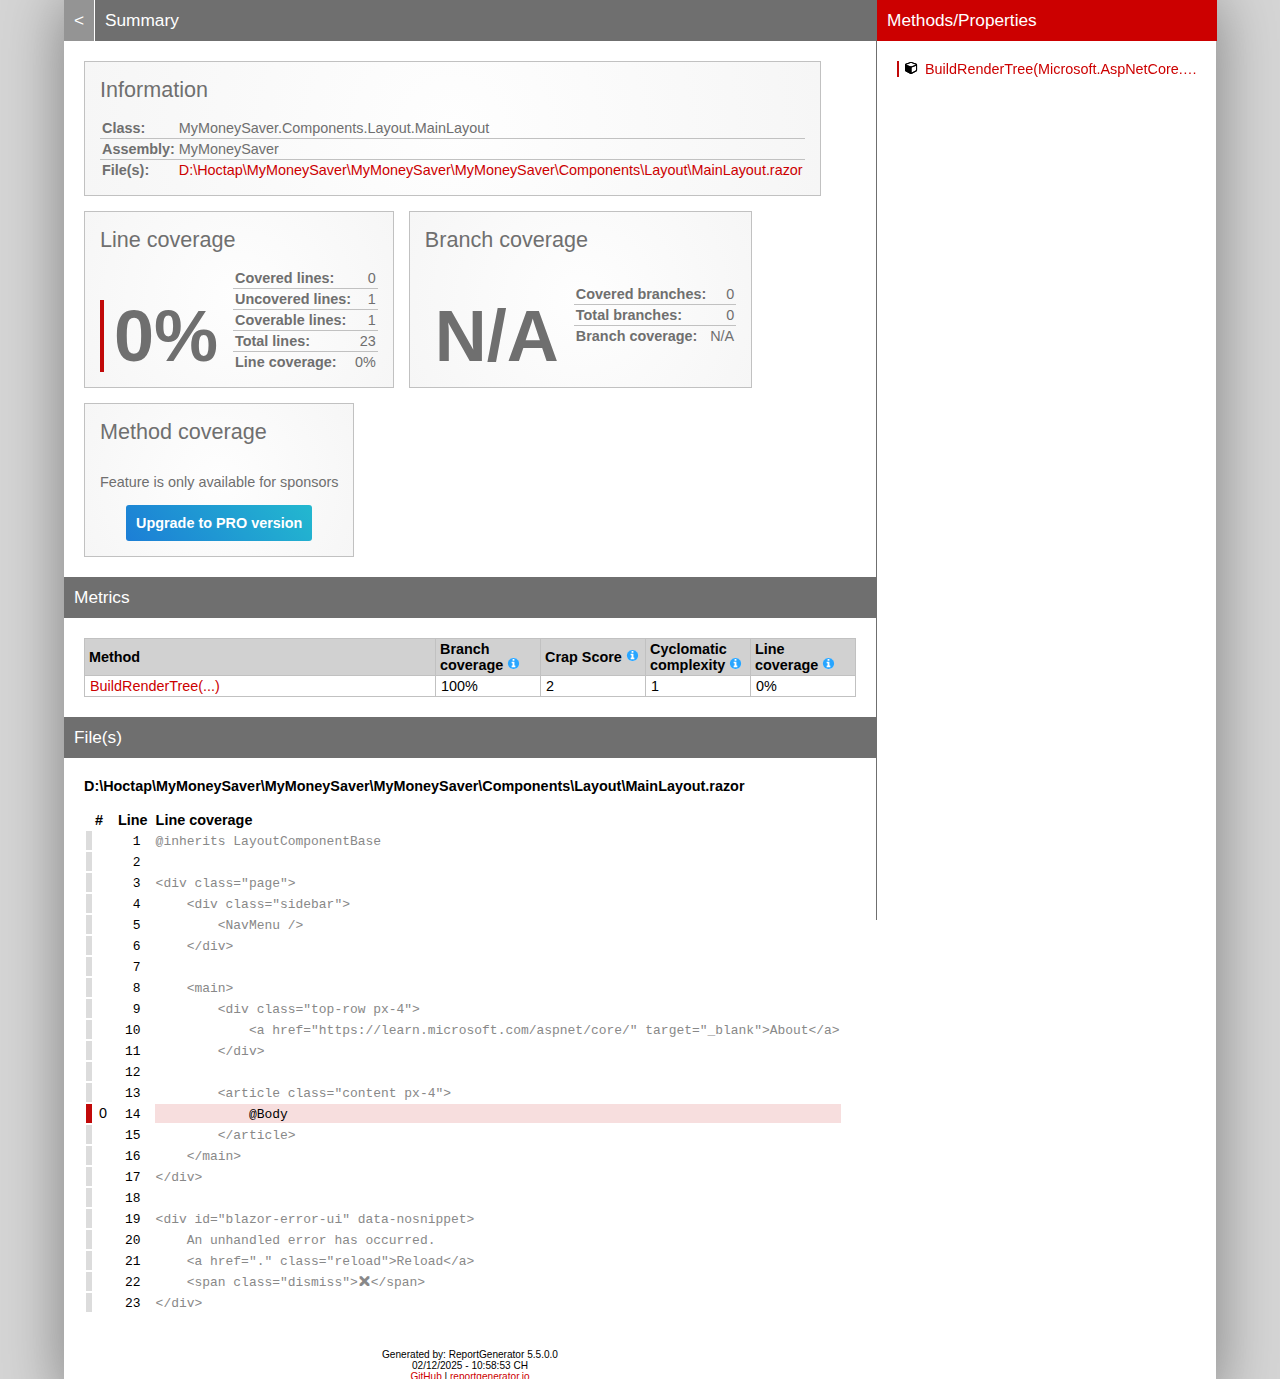
<file: MyMoneySaver/coveragereport/MyMoneySaver_MainLayout.html>
<!DOCTYPE html>
<html>
<head>
<meta charset="utf-8" />
<meta name="viewport" content="width=device-width, initial-scale=1.0" />
<meta http-equiv="X-UA-Compatible" content="IE=EDGE,chrome=1" />
<link href="[data-uri]" rel="icon" type="image/x-icon" />
<title>MyMoneySaver.Components.Layout.MainLayout - Coverage Report</title>
<link rel="stylesheet" type="text/css" href="report.css" />
</head><body><div class="container"><div class="containerleft">
<h1><a href="index.html" class="back">&lt;</a> Summary</h1>
<div class="card-group">
<div class="card">
<div class="card-header">Information</div>
<div class="card-body">
<div class="table">
<table>
<tr>
<th>Class:</th>
<td class="limit-width " title="MyMoneySaver.Components.Layout.MainLayout">MyMoneySaver.Components.Layout.MainLayout</td>
</tr>
<tr>
<th>Assembly:</th>
<td class="limit-width " title="MyMoneySaver">MyMoneySaver</td>
</tr>
<tr>
<th>File(s):</th>
<td class="overflow-wrap"><a href="#DHoctapMyMoneySaverMyMoneySaverMyMoneySaverComponentsLayoutMainLayoutrazor" class="navigatetohash">D:\Hoctap\MyMoneySaver\MyMoneySaver\MyMoneySaver\Components\Layout\MainLayout.razor</a></td>
</tr>
</table>
</div>
</div>
</div>
</div>
<div class="card-group">
<div class="card">
<div class="card-header">Line coverage</div>
<div class="card-body">
<div class="large cardpercentagebar cardpercentagebar100">0%</div>
<div class="table">
<table>
<tr>
<th>Covered lines:</th>
<td class="limit-width right" title="0">0</td>
</tr>
<tr>
<th>Uncovered lines:</th>
<td class="limit-width right" title="1">1</td>
</tr>
<tr>
<th>Coverable lines:</th>
<td class="limit-width right" title="1">1</td>
</tr>
<tr>
<th>Total lines:</th>
<td class="limit-width right" title="23">23</td>
</tr>
<tr>
<th>Line coverage:</th>
<td class="limit-width right" title="0 of 1">0%</td>
</tr>
</table>
</div>
</div>
</div>
<div class="card">
<div class="card-header">Branch coverage</div>
<div class="card-body">
<div class="large">N/A</div>
<div class="table">
<table>
<tr>
<th>Covered branches:</th>
<td class="limit-width right" title="0">0</td>
</tr>
<tr>
<th>Total branches:</th>
<td class="limit-width right" title="0">0</td>
</tr>
<tr>
<th>Branch coverage:</th>
<td class="limit-width right" title="N/A">N/A</td>
</tr>
</table>
</div>
</div>
</div>
<div class="card">
<div class="card-header">Method coverage</div>
<div class="card-body">
<div class="center">
<p>Feature is only available for sponsors</p>
<a class="pro-button" href="https://reportgenerator.io/pro" target="_blank">Upgrade to PRO version</a>
</div>
</div>
</div>
</div>
<h1>Metrics</h1>
<div class="table-responsive">
<table class="overview table-fixed">
<colgroup>
<col class="column-min-200" />
<col class="column105" />
<col class="column105" />
<col class="column105" />
<col class="column105" />
</colgroup>
<thead><tr><th>Method</th><th>Branch coverage <a href="https://en.wikipedia.org/wiki/Code_coverage" target="_blank"><i class="icon-info-circled"></i></a></th><th>Crap Score <a href="https://googletesting.blogspot.de/2011/02/this-code-is-crap.html" target="_blank"><i class="icon-info-circled"></i></a></th><th>Cyclomatic complexity <a href="https://en.wikipedia.org/wiki/Cyclomatic_complexity" target="_blank"><i class="icon-info-circled"></i></a></th><th>Line coverage <a href="https://en.wikipedia.org/wiki/Code_coverage" target="_blank"><i class="icon-info-circled"></i></a></th></tr></thead>
<tbody>
<tr><td title="BuildRenderTree(Microsoft.AspNetCore.Components.Rendering.RenderTreeBuilder)"><a href="#file0_line14" class="navigatetohash">BuildRenderTree(...)</a></td><td>100%</td><td>2</td><td>1</td><td>0%</td></tr>
</tbody>
</table>
</div>
<h1>File(s)</h1>
<h2 id="DHoctapMyMoneySaverMyMoneySaverMyMoneySaverComponentsLayoutMainLayoutrazor">D:\Hoctap\MyMoneySaver\MyMoneySaver\MyMoneySaver\Components\Layout\MainLayout.razor</h2>
<div class="table-responsive">
<table class="lineAnalysis">
<thead><tr><th></th><th>#</th><th>Line</th><th></th><th>Line coverage</th></tr></thead>
<tbody>
<tr class="" title="Not coverable" data-coverage="{'AllTestMethods': {'VC': '', 'LVS': 'gray'}}"><td class="gray">&nbsp;</td><td class="leftmargin rightmargin right"></td><td class="rightmargin right"><a id="file0_line1"></a><code>1</code></td><td></td><td class="lightgray"><code>@inherits&nbsp;LayoutComponentBase</code></td></tr>
<tr class="" title="Not coverable" data-coverage="{'AllTestMethods': {'VC': '', 'LVS': 'gray'}}"><td class="gray">&nbsp;</td><td class="leftmargin rightmargin right"></td><td class="rightmargin right"><a id="file0_line2"></a><code>2</code></td><td></td><td class="lightgray"><code></code></td></tr>
<tr class="" title="Not coverable" data-coverage="{'AllTestMethods': {'VC': '', 'LVS': 'gray'}}"><td class="gray">&nbsp;</td><td class="leftmargin rightmargin right"></td><td class="rightmargin right"><a id="file0_line3"></a><code>3</code></td><td></td><td class="lightgray"><code>&lt;div&nbsp;class=&quot;page&quot;&gt;</code></td></tr>
<tr class="" title="Not coverable" data-coverage="{'AllTestMethods': {'VC': '', 'LVS': 'gray'}}"><td class="gray">&nbsp;</td><td class="leftmargin rightmargin right"></td><td class="rightmargin right"><a id="file0_line4"></a><code>4</code></td><td></td><td class="lightgray"><code>&nbsp;&nbsp;&nbsp;&nbsp;&lt;div&nbsp;class=&quot;sidebar&quot;&gt;</code></td></tr>
<tr class="" title="Not coverable" data-coverage="{'AllTestMethods': {'VC': '', 'LVS': 'gray'}}"><td class="gray">&nbsp;</td><td class="leftmargin rightmargin right"></td><td class="rightmargin right"><a id="file0_line5"></a><code>5</code></td><td></td><td class="lightgray"><code>&nbsp;&nbsp;&nbsp;&nbsp;&nbsp;&nbsp;&nbsp;&nbsp;&lt;NavMenu&nbsp;/&gt;</code></td></tr>
<tr class="" title="Not coverable" data-coverage="{'AllTestMethods': {'VC': '', 'LVS': 'gray'}}"><td class="gray">&nbsp;</td><td class="leftmargin rightmargin right"></td><td class="rightmargin right"><a id="file0_line6"></a><code>6</code></td><td></td><td class="lightgray"><code>&nbsp;&nbsp;&nbsp;&nbsp;&lt;/div&gt;</code></td></tr>
<tr class="" title="Not coverable" data-coverage="{'AllTestMethods': {'VC': '', 'LVS': 'gray'}}"><td class="gray">&nbsp;</td><td class="leftmargin rightmargin right"></td><td class="rightmargin right"><a id="file0_line7"></a><code>7</code></td><td></td><td class="lightgray"><code></code></td></tr>
<tr class="" title="Not coverable" data-coverage="{'AllTestMethods': {'VC': '', 'LVS': 'gray'}}"><td class="gray">&nbsp;</td><td class="leftmargin rightmargin right"></td><td class="rightmargin right"><a id="file0_line8"></a><code>8</code></td><td></td><td class="lightgray"><code>&nbsp;&nbsp;&nbsp;&nbsp;&lt;main&gt;</code></td></tr>
<tr class="" title="Not coverable" data-coverage="{'AllTestMethods': {'VC': '', 'LVS': 'gray'}}"><td class="gray">&nbsp;</td><td class="leftmargin rightmargin right"></td><td class="rightmargin right"><a id="file0_line9"></a><code>9</code></td><td></td><td class="lightgray"><code>&nbsp;&nbsp;&nbsp;&nbsp;&nbsp;&nbsp;&nbsp;&nbsp;&lt;div&nbsp;class=&quot;top-row&nbsp;px-4&quot;&gt;</code></td></tr>
<tr class="" title="Not coverable" data-coverage="{'AllTestMethods': {'VC': '', 'LVS': 'gray'}}"><td class="gray">&nbsp;</td><td class="leftmargin rightmargin right"></td><td class="rightmargin right"><a id="file0_line10"></a><code>10</code></td><td></td><td class="lightgray"><code>&nbsp;&nbsp;&nbsp;&nbsp;&nbsp;&nbsp;&nbsp;&nbsp;&nbsp;&nbsp;&nbsp;&nbsp;&lt;a&nbsp;href=&quot;https://learn.microsoft.com/aspnet/core/&quot;&nbsp;target=&quot;_blank&quot;&gt;About&lt;/a&gt;</code></td></tr>
<tr class="" title="Not coverable" data-coverage="{'AllTestMethods': {'VC': '', 'LVS': 'gray'}}"><td class="gray">&nbsp;</td><td class="leftmargin rightmargin right"></td><td class="rightmargin right"><a id="file0_line11"></a><code>11</code></td><td></td><td class="lightgray"><code>&nbsp;&nbsp;&nbsp;&nbsp;&nbsp;&nbsp;&nbsp;&nbsp;&lt;/div&gt;</code></td></tr>
<tr class="" title="Not coverable" data-coverage="{'AllTestMethods': {'VC': '', 'LVS': 'gray'}}"><td class="gray">&nbsp;</td><td class="leftmargin rightmargin right"></td><td class="rightmargin right"><a id="file0_line12"></a><code>12</code></td><td></td><td class="lightgray"><code></code></td></tr>
<tr class="" title="Not coverable" data-coverage="{'AllTestMethods': {'VC': '', 'LVS': 'gray'}}"><td class="gray">&nbsp;</td><td class="leftmargin rightmargin right"></td><td class="rightmargin right"><a id="file0_line13"></a><code>13</code></td><td></td><td class="lightgray"><code>&nbsp;&nbsp;&nbsp;&nbsp;&nbsp;&nbsp;&nbsp;&nbsp;&lt;article&nbsp;class=&quot;content&nbsp;px-4&quot;&gt;</code></td></tr>
<tr class="coverableline" title="Not covered (0 visits)" data-coverage="{'AllTestMethods': {'VC': '0', 'LVS': 'red'}}"><td class="red">&nbsp;</td><td class="leftmargin rightmargin right">0</td><td class="rightmargin right"><a id="file0_line14"></a><code>14</code></td><td></td><td class="lightred"><code>&nbsp;&nbsp;&nbsp;&nbsp;&nbsp;&nbsp;&nbsp;&nbsp;&nbsp;&nbsp;&nbsp;&nbsp;@Body</code></td></tr>
<tr class="" title="Not coverable" data-coverage="{'AllTestMethods': {'VC': '', 'LVS': 'gray'}}"><td class="gray">&nbsp;</td><td class="leftmargin rightmargin right"></td><td class="rightmargin right"><a id="file0_line15"></a><code>15</code></td><td></td><td class="lightgray"><code>&nbsp;&nbsp;&nbsp;&nbsp;&nbsp;&nbsp;&nbsp;&nbsp;&lt;/article&gt;</code></td></tr>
<tr class="" title="Not coverable" data-coverage="{'AllTestMethods': {'VC': '', 'LVS': 'gray'}}"><td class="gray">&nbsp;</td><td class="leftmargin rightmargin right"></td><td class="rightmargin right"><a id="file0_line16"></a><code>16</code></td><td></td><td class="lightgray"><code>&nbsp;&nbsp;&nbsp;&nbsp;&lt;/main&gt;</code></td></tr>
<tr class="" title="Not coverable" data-coverage="{'AllTestMethods': {'VC': '', 'LVS': 'gray'}}"><td class="gray">&nbsp;</td><td class="leftmargin rightmargin right"></td><td class="rightmargin right"><a id="file0_line17"></a><code>17</code></td><td></td><td class="lightgray"><code>&lt;/div&gt;</code></td></tr>
<tr class="" title="Not coverable" data-coverage="{'AllTestMethods': {'VC': '', 'LVS': 'gray'}}"><td class="gray">&nbsp;</td><td class="leftmargin rightmargin right"></td><td class="rightmargin right"><a id="file0_line18"></a><code>18</code></td><td></td><td class="lightgray"><code></code></td></tr>
<tr class="" title="Not coverable" data-coverage="{'AllTestMethods': {'VC': '', 'LVS': 'gray'}}"><td class="gray">&nbsp;</td><td class="leftmargin rightmargin right"></td><td class="rightmargin right"><a id="file0_line19"></a><code>19</code></td><td></td><td class="lightgray"><code>&lt;div&nbsp;id=&quot;blazor-error-ui&quot;&nbsp;data-nosnippet&gt;</code></td></tr>
<tr class="" title="Not coverable" data-coverage="{'AllTestMethods': {'VC': '', 'LVS': 'gray'}}"><td class="gray">&nbsp;</td><td class="leftmargin rightmargin right"></td><td class="rightmargin right"><a id="file0_line20"></a><code>20</code></td><td></td><td class="lightgray"><code>&nbsp;&nbsp;&nbsp;&nbsp;An&nbsp;unhandled&nbsp;error&nbsp;has&nbsp;occurred.</code></td></tr>
<tr class="" title="Not coverable" data-coverage="{'AllTestMethods': {'VC': '', 'LVS': 'gray'}}"><td class="gray">&nbsp;</td><td class="leftmargin rightmargin right"></td><td class="rightmargin right"><a id="file0_line21"></a><code>21</code></td><td></td><td class="lightgray"><code>&nbsp;&nbsp;&nbsp;&nbsp;&lt;a&nbsp;href=&quot;.&quot;&nbsp;class=&quot;reload&quot;&gt;Reload&lt;/a&gt;</code></td></tr>
<tr class="" title="Not coverable" data-coverage="{'AllTestMethods': {'VC': '', 'LVS': 'gray'}}"><td class="gray">&nbsp;</td><td class="leftmargin rightmargin right"></td><td class="rightmargin right"><a id="file0_line22"></a><code>22</code></td><td></td><td class="lightgray"><code>&nbsp;&nbsp;&nbsp;&nbsp;&lt;span&nbsp;class=&quot;dismiss&quot;&gt;&#128473;&lt;/span&gt;</code></td></tr>
<tr class="" title="Not coverable" data-coverage="{'AllTestMethods': {'VC': '', 'LVS': 'gray'}}"><td class="gray">&nbsp;</td><td class="leftmargin rightmargin right"></td><td class="rightmargin right"><a id="file0_line23"></a><code>23</code></td><td></td><td class="lightgray"><code>&lt;/div&gt;</code></td></tr>
</tbody>
</table>
</div>
<div class="footer">Generated by: ReportGenerator 5.5.0.0<br />02/12/2025 - 10:58:53 CH<br /><a href="https://github.com/danielpalme/ReportGenerator">GitHub</a> | <a href="https://reportgenerator.io">reportgenerator.io</a></div></div>
<div class="containerright">
<div class="containerrightfixed">
<h1>Methods/Properties</h1>
<a href="#file0_line14" class="navigatetohash percentagebar percentagebar0" title="Line coverage: 0% - BuildRenderTree(Microsoft.AspNetCore.Components.Rendering.RenderTreeBuilder)"><i class="icon-cube"></i>BuildRenderTree(Microsoft.AspNetCore.Components.Rendering.RenderTreeBuilder)</a><br />
<br/></div>
</div></div>
<script type="text/javascript">
/* <![CDATA[ */
(function() {
    var url = window.location.href;
    var startOfQueryString = url.indexOf('?');
    var queryString = startOfQueryString > -1 ? url.substr(startOfQueryString) : '';

    if (startOfQueryString > -1) {
        var i = 0, href= null;
        var css = document.getElementsByTagName('link');

        for (i = 0; i < css.length; i++) {
            if (css[i].getAttribute('rel') !== 'stylesheet') {
            continue;
            }

            href = css[i].getAttribute('href');

            if (href) {
            css[i].setAttribute('href', href + queryString);
            }
        }

        var links = document.getElementsByTagName('a');

        for (i = 0; i < links.length; i++) {
            href = links[i].getAttribute('href');

            if (href
                && !href.startsWith('http://')
                && !href.startsWith('https://')
                && !href.startsWith('#')
                && href.indexOf('?') === -1) {
            links[i].setAttribute('href', href + queryString);
            }
        }
    }

    var newScript = document.createElement('script');
    newScript.src = 'class.js' + queryString;
    document.getElementsByTagName('body')[0].appendChild(newScript);
})();
/* ]]> */ 
</script></body></html>
</file>
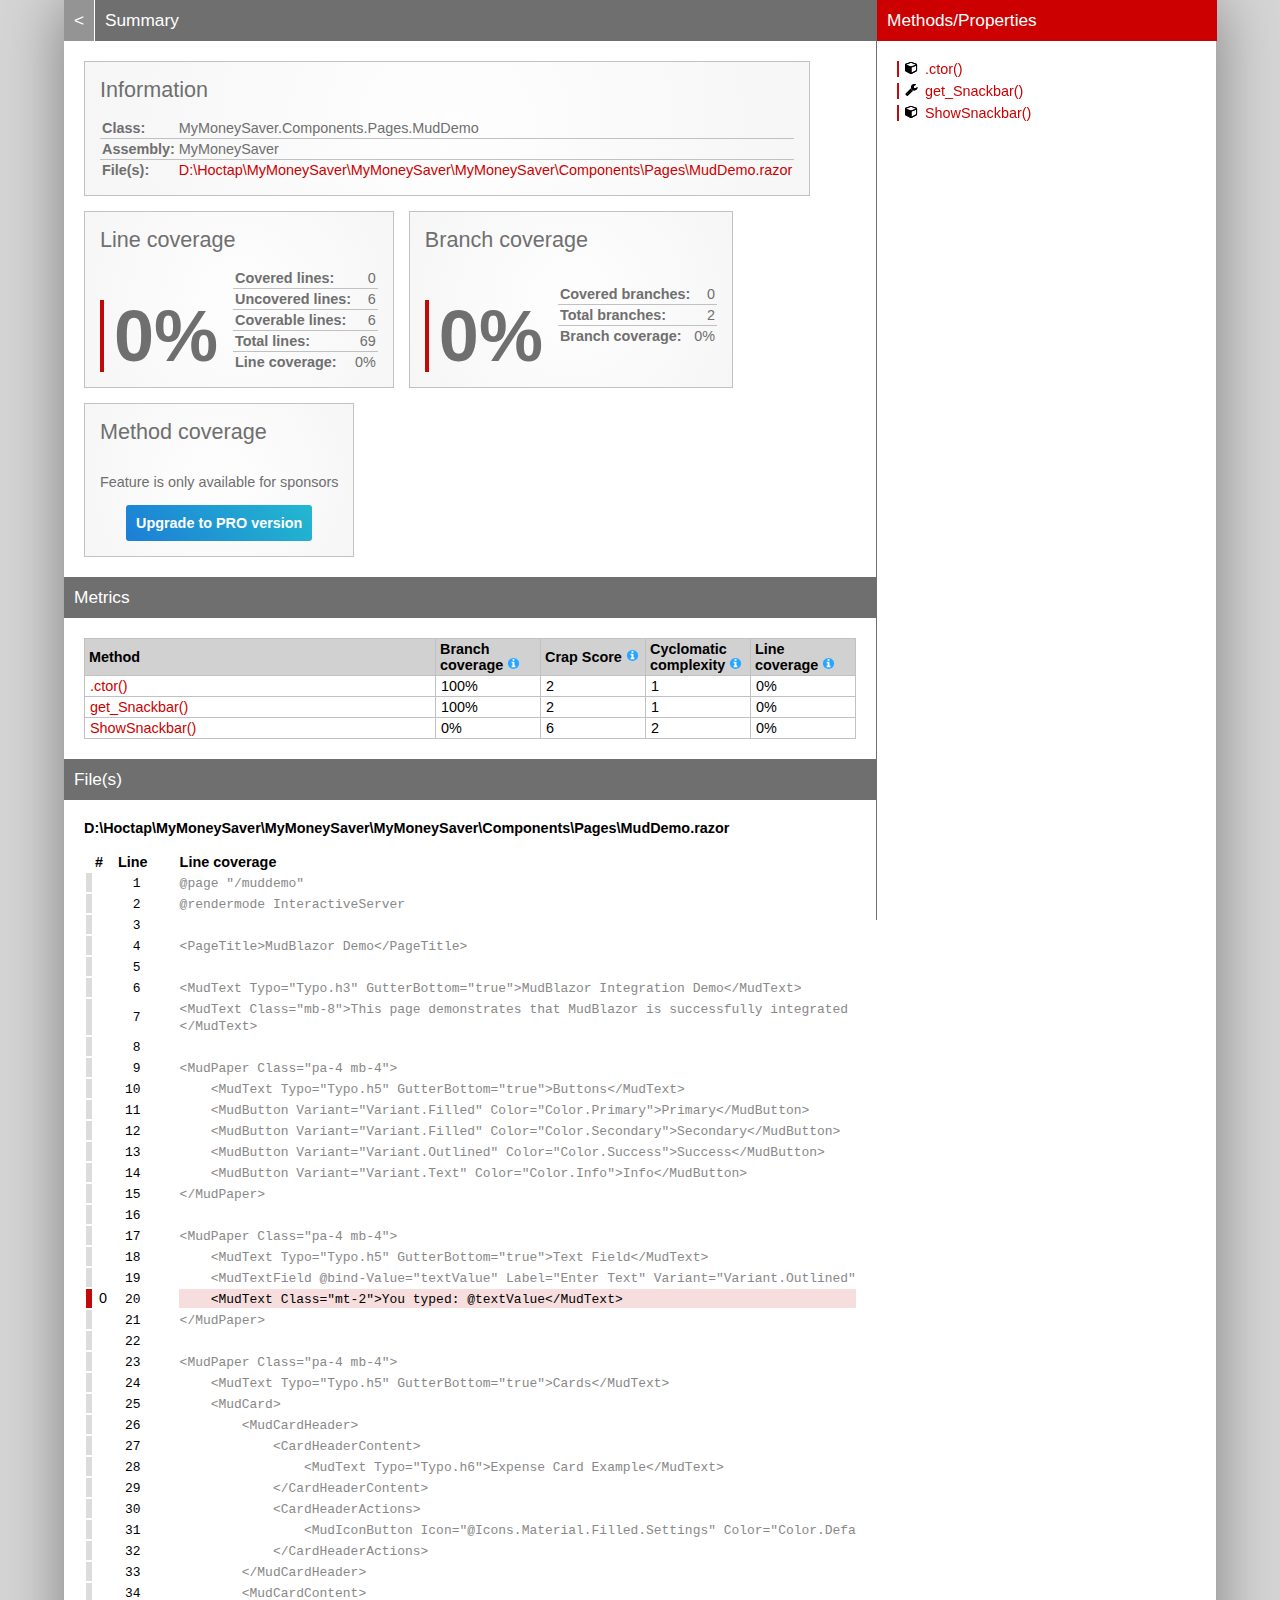
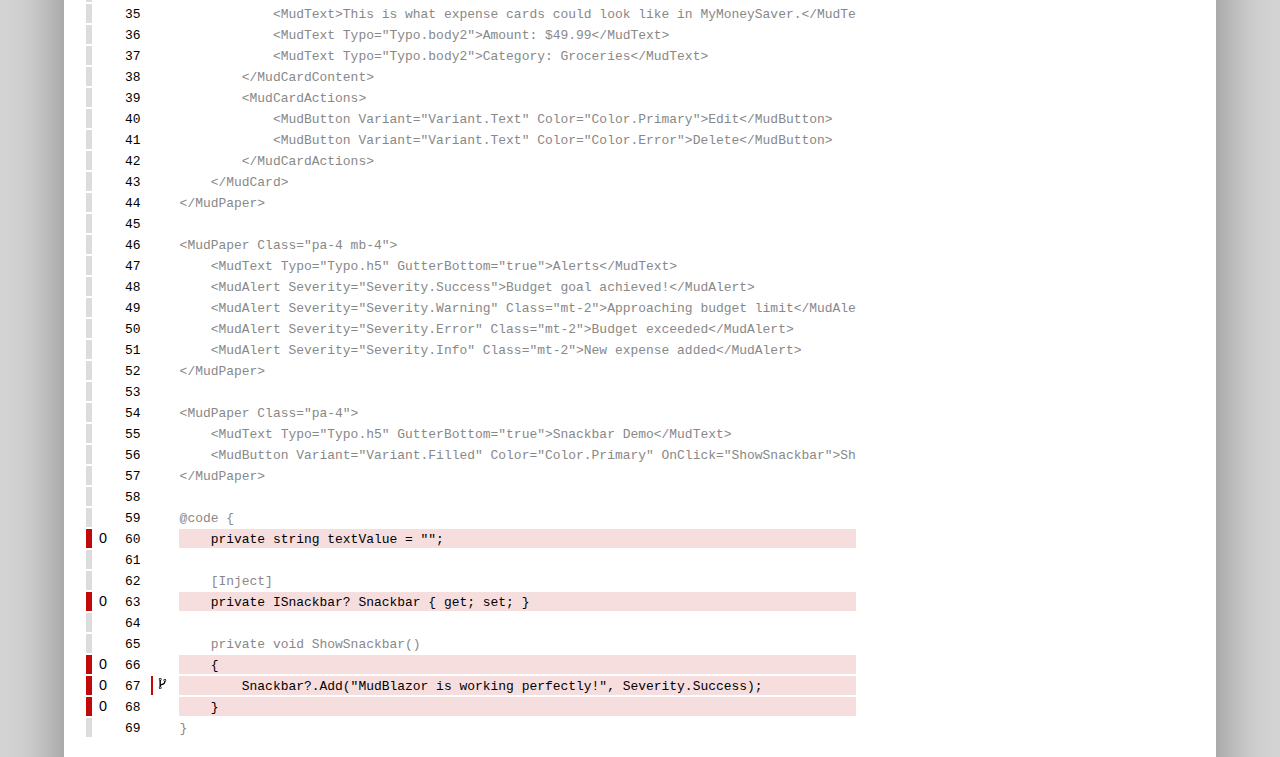
<file: MyMoneySaver/coveragereport/MyMoneySaver_MudDemo.html>
<!DOCTYPE html>
<html>
<head>
<meta charset="utf-8" />
<meta name="viewport" content="width=device-width, initial-scale=1.0" />
<meta http-equiv="X-UA-Compatible" content="IE=EDGE,chrome=1" />
<link href="[data-uri]" rel="icon" type="image/x-icon" />
<title>MyMoneySaver.Components.Pages.MudDemo - Coverage Report</title>
<link rel="stylesheet" type="text/css" href="report.css" />
</head><body><div class="container"><div class="containerleft">
<h1><a href="index.html" class="back">&lt;</a> Summary</h1>
<div class="card-group">
<div class="card">
<div class="card-header">Information</div>
<div class="card-body">
<div class="table">
<table>
<tr>
<th>Class:</th>
<td class="limit-width " title="MyMoneySaver.Components.Pages.MudDemo">MyMoneySaver.Components.Pages.MudDemo</td>
</tr>
<tr>
<th>Assembly:</th>
<td class="limit-width " title="MyMoneySaver">MyMoneySaver</td>
</tr>
<tr>
<th>File(s):</th>
<td class="overflow-wrap"><a href="#DHoctapMyMoneySaverMyMoneySaverMyMoneySaverComponentsPagesMudDemorazor" class="navigatetohash">D:\Hoctap\MyMoneySaver\MyMoneySaver\MyMoneySaver\Components\Pages\MudDemo.razor</a></td>
</tr>
</table>
</div>
</div>
</div>
</div>
<div class="card-group">
<div class="card">
<div class="card-header">Line coverage</div>
<div class="card-body">
<div class="large cardpercentagebar cardpercentagebar100">0%</div>
<div class="table">
<table>
<tr>
<th>Covered lines:</th>
<td class="limit-width right" title="0">0</td>
</tr>
<tr>
<th>Uncovered lines:</th>
<td class="limit-width right" title="6">6</td>
</tr>
<tr>
<th>Coverable lines:</th>
<td class="limit-width right" title="6">6</td>
</tr>
<tr>
<th>Total lines:</th>
<td class="limit-width right" title="69">69</td>
</tr>
<tr>
<th>Line coverage:</th>
<td class="limit-width right" title="0 of 6">0%</td>
</tr>
</table>
</div>
</div>
</div>
<div class="card">
<div class="card-header">Branch coverage</div>
<div class="card-body">
<div class="large cardpercentagebar cardpercentagebar100">0%</div>
<div class="table">
<table>
<tr>
<th>Covered branches:</th>
<td class="limit-width right" title="0">0</td>
</tr>
<tr>
<th>Total branches:</th>
<td class="limit-width right" title="2">2</td>
</tr>
<tr>
<th>Branch coverage:</th>
<td class="limit-width right" title="0 of 2">0%</td>
</tr>
</table>
</div>
</div>
</div>
<div class="card">
<div class="card-header">Method coverage</div>
<div class="card-body">
<div class="center">
<p>Feature is only available for sponsors</p>
<a class="pro-button" href="https://reportgenerator.io/pro" target="_blank">Upgrade to PRO version</a>
</div>
</div>
</div>
</div>
<h1>Metrics</h1>
<div class="table-responsive">
<table class="overview table-fixed">
<colgroup>
<col class="column-min-200" />
<col class="column105" />
<col class="column105" />
<col class="column105" />
<col class="column105" />
</colgroup>
<thead><tr><th>Method</th><th>Branch coverage <a href="https://en.wikipedia.org/wiki/Code_coverage" target="_blank"><i class="icon-info-circled"></i></a></th><th>Crap Score <a href="https://googletesting.blogspot.de/2011/02/this-code-is-crap.html" target="_blank"><i class="icon-info-circled"></i></a></th><th>Cyclomatic complexity <a href="https://en.wikipedia.org/wiki/Cyclomatic_complexity" target="_blank"><i class="icon-info-circled"></i></a></th><th>Line coverage <a href="https://en.wikipedia.org/wiki/Code_coverage" target="_blank"><i class="icon-info-circled"></i></a></th></tr></thead>
<tbody>
<tr><td title=".ctor()"><a href="#file0_line60" class="navigatetohash">.ctor()</a></td><td>100%</td><td>2</td><td>1</td><td>0%</td></tr>
<tr><td title="get_Snackbar()"><a href="#file0_line63" class="navigatetohash">get_Snackbar()</a></td><td>100%</td><td>2</td><td>1</td><td>0%</td></tr>
<tr><td title="ShowSnackbar()"><a href="#file0_line66" class="navigatetohash">ShowSnackbar()</a></td><td>0%</td><td>6</td><td>2</td><td>0%</td></tr>
</tbody>
</table>
</div>
<h1>File(s)</h1>
<h2 id="DHoctapMyMoneySaverMyMoneySaverMyMoneySaverComponentsPagesMudDemorazor">D:\Hoctap\MyMoneySaver\MyMoneySaver\MyMoneySaver\Components\Pages\MudDemo.razor</h2>
<div class="table-responsive">
<table class="lineAnalysis">
<thead><tr><th></th><th>#</th><th>Line</th><th></th><th>Line coverage</th></tr></thead>
<tbody>
<tr class="" title="Not coverable" data-coverage="{'AllTestMethods': {'VC': '', 'LVS': 'gray'}}"><td class="gray">&nbsp;</td><td class="leftmargin rightmargin right"></td><td class="rightmargin right"><a id="file0_line1"></a><code>1</code></td><td></td><td class="lightgray"><code>@page&nbsp;&quot;/muddemo&quot;</code></td></tr>
<tr class="" title="Not coverable" data-coverage="{'AllTestMethods': {'VC': '', 'LVS': 'gray'}}"><td class="gray">&nbsp;</td><td class="leftmargin rightmargin right"></td><td class="rightmargin right"><a id="file0_line2"></a><code>2</code></td><td></td><td class="lightgray"><code>@rendermode&nbsp;InteractiveServer</code></td></tr>
<tr class="" title="Not coverable" data-coverage="{'AllTestMethods': {'VC': '', 'LVS': 'gray'}}"><td class="gray">&nbsp;</td><td class="leftmargin rightmargin right"></td><td class="rightmargin right"><a id="file0_line3"></a><code>3</code></td><td></td><td class="lightgray"><code></code></td></tr>
<tr class="" title="Not coverable" data-coverage="{'AllTestMethods': {'VC': '', 'LVS': 'gray'}}"><td class="gray">&nbsp;</td><td class="leftmargin rightmargin right"></td><td class="rightmargin right"><a id="file0_line4"></a><code>4</code></td><td></td><td class="lightgray"><code>&lt;PageTitle&gt;MudBlazor&nbsp;Demo&lt;/PageTitle&gt;</code></td></tr>
<tr class="" title="Not coverable" data-coverage="{'AllTestMethods': {'VC': '', 'LVS': 'gray'}}"><td class="gray">&nbsp;</td><td class="leftmargin rightmargin right"></td><td class="rightmargin right"><a id="file0_line5"></a><code>5</code></td><td></td><td class="lightgray"><code></code></td></tr>
<tr class="" title="Not coverable" data-coverage="{'AllTestMethods': {'VC': '', 'LVS': 'gray'}}"><td class="gray">&nbsp;</td><td class="leftmargin rightmargin right"></td><td class="rightmargin right"><a id="file0_line6"></a><code>6</code></td><td></td><td class="lightgray"><code>&lt;MudText&nbsp;Typo=&quot;Typo.h3&quot;&nbsp;GutterBottom=&quot;true&quot;&gt;MudBlazor&nbsp;Integration&nbsp;Demo&lt;/MudText&gt;</code></td></tr>
<tr class="" title="Not coverable" data-coverage="{'AllTestMethods': {'VC': '', 'LVS': 'gray'}}"><td class="gray">&nbsp;</td><td class="leftmargin rightmargin right"></td><td class="rightmargin right"><a id="file0_line7"></a><code>7</code></td><td></td><td class="lightgray"><code>&lt;MudText&nbsp;Class=&quot;mb-8&quot;&gt;This&nbsp;page&nbsp;demonstrates&nbsp;that&nbsp;MudBlazor&nbsp;is&nbsp;successfully&nbsp;integrated&nbsp;into&nbsp;MyMoneySaver.&lt;/MudText&gt;</code></td></tr>
<tr class="" title="Not coverable" data-coverage="{'AllTestMethods': {'VC': '', 'LVS': 'gray'}}"><td class="gray">&nbsp;</td><td class="leftmargin rightmargin right"></td><td class="rightmargin right"><a id="file0_line8"></a><code>8</code></td><td></td><td class="lightgray"><code></code></td></tr>
<tr class="" title="Not coverable" data-coverage="{'AllTestMethods': {'VC': '', 'LVS': 'gray'}}"><td class="gray">&nbsp;</td><td class="leftmargin rightmargin right"></td><td class="rightmargin right"><a id="file0_line9"></a><code>9</code></td><td></td><td class="lightgray"><code>&lt;MudPaper&nbsp;Class=&quot;pa-4&nbsp;mb-4&quot;&gt;</code></td></tr>
<tr class="" title="Not coverable" data-coverage="{'AllTestMethods': {'VC': '', 'LVS': 'gray'}}"><td class="gray">&nbsp;</td><td class="leftmargin rightmargin right"></td><td class="rightmargin right"><a id="file0_line10"></a><code>10</code></td><td></td><td class="lightgray"><code>&nbsp;&nbsp;&nbsp;&nbsp;&lt;MudText&nbsp;Typo=&quot;Typo.h5&quot;&nbsp;GutterBottom=&quot;true&quot;&gt;Buttons&lt;/MudText&gt;</code></td></tr>
<tr class="" title="Not coverable" data-coverage="{'AllTestMethods': {'VC': '', 'LVS': 'gray'}}"><td class="gray">&nbsp;</td><td class="leftmargin rightmargin right"></td><td class="rightmargin right"><a id="file0_line11"></a><code>11</code></td><td></td><td class="lightgray"><code>&nbsp;&nbsp;&nbsp;&nbsp;&lt;MudButton&nbsp;Variant=&quot;Variant.Filled&quot;&nbsp;Color=&quot;Color.Primary&quot;&gt;Primary&lt;/MudButton&gt;</code></td></tr>
<tr class="" title="Not coverable" data-coverage="{'AllTestMethods': {'VC': '', 'LVS': 'gray'}}"><td class="gray">&nbsp;</td><td class="leftmargin rightmargin right"></td><td class="rightmargin right"><a id="file0_line12"></a><code>12</code></td><td></td><td class="lightgray"><code>&nbsp;&nbsp;&nbsp;&nbsp;&lt;MudButton&nbsp;Variant=&quot;Variant.Filled&quot;&nbsp;Color=&quot;Color.Secondary&quot;&gt;Secondary&lt;/MudButton&gt;</code></td></tr>
<tr class="" title="Not coverable" data-coverage="{'AllTestMethods': {'VC': '', 'LVS': 'gray'}}"><td class="gray">&nbsp;</td><td class="leftmargin rightmargin right"></td><td class="rightmargin right"><a id="file0_line13"></a><code>13</code></td><td></td><td class="lightgray"><code>&nbsp;&nbsp;&nbsp;&nbsp;&lt;MudButton&nbsp;Variant=&quot;Variant.Outlined&quot;&nbsp;Color=&quot;Color.Success&quot;&gt;Success&lt;/MudButton&gt;</code></td></tr>
<tr class="" title="Not coverable" data-coverage="{'AllTestMethods': {'VC': '', 'LVS': 'gray'}}"><td class="gray">&nbsp;</td><td class="leftmargin rightmargin right"></td><td class="rightmargin right"><a id="file0_line14"></a><code>14</code></td><td></td><td class="lightgray"><code>&nbsp;&nbsp;&nbsp;&nbsp;&lt;MudButton&nbsp;Variant=&quot;Variant.Text&quot;&nbsp;Color=&quot;Color.Info&quot;&gt;Info&lt;/MudButton&gt;</code></td></tr>
<tr class="" title="Not coverable" data-coverage="{'AllTestMethods': {'VC': '', 'LVS': 'gray'}}"><td class="gray">&nbsp;</td><td class="leftmargin rightmargin right"></td><td class="rightmargin right"><a id="file0_line15"></a><code>15</code></td><td></td><td class="lightgray"><code>&lt;/MudPaper&gt;</code></td></tr>
<tr class="" title="Not coverable" data-coverage="{'AllTestMethods': {'VC': '', 'LVS': 'gray'}}"><td class="gray">&nbsp;</td><td class="leftmargin rightmargin right"></td><td class="rightmargin right"><a id="file0_line16"></a><code>16</code></td><td></td><td class="lightgray"><code></code></td></tr>
<tr class="" title="Not coverable" data-coverage="{'AllTestMethods': {'VC': '', 'LVS': 'gray'}}"><td class="gray">&nbsp;</td><td class="leftmargin rightmargin right"></td><td class="rightmargin right"><a id="file0_line17"></a><code>17</code></td><td></td><td class="lightgray"><code>&lt;MudPaper&nbsp;Class=&quot;pa-4&nbsp;mb-4&quot;&gt;</code></td></tr>
<tr class="" title="Not coverable" data-coverage="{'AllTestMethods': {'VC': '', 'LVS': 'gray'}}"><td class="gray">&nbsp;</td><td class="leftmargin rightmargin right"></td><td class="rightmargin right"><a id="file0_line18"></a><code>18</code></td><td></td><td class="lightgray"><code>&nbsp;&nbsp;&nbsp;&nbsp;&lt;MudText&nbsp;Typo=&quot;Typo.h5&quot;&nbsp;GutterBottom=&quot;true&quot;&gt;Text&nbsp;Field&lt;/MudText&gt;</code></td></tr>
<tr class="" title="Not coverable" data-coverage="{'AllTestMethods': {'VC': '', 'LVS': 'gray'}}"><td class="gray">&nbsp;</td><td class="leftmargin rightmargin right"></td><td class="rightmargin right"><a id="file0_line19"></a><code>19</code></td><td></td><td class="lightgray"><code>&nbsp;&nbsp;&nbsp;&nbsp;&lt;MudTextField&nbsp;@bind-Value=&quot;textValue&quot;&nbsp;Label=&quot;Enter&nbsp;Text&quot;&nbsp;Variant=&quot;Variant.Outlined&quot;&gt;&lt;/MudTextField&gt;</code></td></tr>
<tr class="coverableline" title="Not covered (0 visits)" data-coverage="{'AllTestMethods': {'VC': '0', 'LVS': 'red'}}"><td class="red">&nbsp;</td><td class="leftmargin rightmargin right">0</td><td class="rightmargin right"><a id="file0_line20"></a><code>20</code></td><td></td><td class="lightred"><code>&nbsp;&nbsp;&nbsp;&nbsp;&lt;MudText&nbsp;Class=&quot;mt-2&quot;&gt;You&nbsp;typed:&nbsp;@textValue&lt;/MudText&gt;</code></td></tr>
<tr class="" title="Not coverable" data-coverage="{'AllTestMethods': {'VC': '', 'LVS': 'gray'}}"><td class="gray">&nbsp;</td><td class="leftmargin rightmargin right"></td><td class="rightmargin right"><a id="file0_line21"></a><code>21</code></td><td></td><td class="lightgray"><code>&lt;/MudPaper&gt;</code></td></tr>
<tr class="" title="Not coverable" data-coverage="{'AllTestMethods': {'VC': '', 'LVS': 'gray'}}"><td class="gray">&nbsp;</td><td class="leftmargin rightmargin right"></td><td class="rightmargin right"><a id="file0_line22"></a><code>22</code></td><td></td><td class="lightgray"><code></code></td></tr>
<tr class="" title="Not coverable" data-coverage="{'AllTestMethods': {'VC': '', 'LVS': 'gray'}}"><td class="gray">&nbsp;</td><td class="leftmargin rightmargin right"></td><td class="rightmargin right"><a id="file0_line23"></a><code>23</code></td><td></td><td class="lightgray"><code>&lt;MudPaper&nbsp;Class=&quot;pa-4&nbsp;mb-4&quot;&gt;</code></td></tr>
<tr class="" title="Not coverable" data-coverage="{'AllTestMethods': {'VC': '', 'LVS': 'gray'}}"><td class="gray">&nbsp;</td><td class="leftmargin rightmargin right"></td><td class="rightmargin right"><a id="file0_line24"></a><code>24</code></td><td></td><td class="lightgray"><code>&nbsp;&nbsp;&nbsp;&nbsp;&lt;MudText&nbsp;Typo=&quot;Typo.h5&quot;&nbsp;GutterBottom=&quot;true&quot;&gt;Cards&lt;/MudText&gt;</code></td></tr>
<tr class="" title="Not coverable" data-coverage="{'AllTestMethods': {'VC': '', 'LVS': 'gray'}}"><td class="gray">&nbsp;</td><td class="leftmargin rightmargin right"></td><td class="rightmargin right"><a id="file0_line25"></a><code>25</code></td><td></td><td class="lightgray"><code>&nbsp;&nbsp;&nbsp;&nbsp;&lt;MudCard&gt;</code></td></tr>
<tr class="" title="Not coverable" data-coverage="{'AllTestMethods': {'VC': '', 'LVS': 'gray'}}"><td class="gray">&nbsp;</td><td class="leftmargin rightmargin right"></td><td class="rightmargin right"><a id="file0_line26"></a><code>26</code></td><td></td><td class="lightgray"><code>&nbsp;&nbsp;&nbsp;&nbsp;&nbsp;&nbsp;&nbsp;&nbsp;&lt;MudCardHeader&gt;</code></td></tr>
<tr class="" title="Not coverable" data-coverage="{'AllTestMethods': {'VC': '', 'LVS': 'gray'}}"><td class="gray">&nbsp;</td><td class="leftmargin rightmargin right"></td><td class="rightmargin right"><a id="file0_line27"></a><code>27</code></td><td></td><td class="lightgray"><code>&nbsp;&nbsp;&nbsp;&nbsp;&nbsp;&nbsp;&nbsp;&nbsp;&nbsp;&nbsp;&nbsp;&nbsp;&lt;CardHeaderContent&gt;</code></td></tr>
<tr class="" title="Not coverable" data-coverage="{'AllTestMethods': {'VC': '', 'LVS': 'gray'}}"><td class="gray">&nbsp;</td><td class="leftmargin rightmargin right"></td><td class="rightmargin right"><a id="file0_line28"></a><code>28</code></td><td></td><td class="lightgray"><code>&nbsp;&nbsp;&nbsp;&nbsp;&nbsp;&nbsp;&nbsp;&nbsp;&nbsp;&nbsp;&nbsp;&nbsp;&nbsp;&nbsp;&nbsp;&nbsp;&lt;MudText&nbsp;Typo=&quot;Typo.h6&quot;&gt;Expense&nbsp;Card&nbsp;Example&lt;/MudText&gt;</code></td></tr>
<tr class="" title="Not coverable" data-coverage="{'AllTestMethods': {'VC': '', 'LVS': 'gray'}}"><td class="gray">&nbsp;</td><td class="leftmargin rightmargin right"></td><td class="rightmargin right"><a id="file0_line29"></a><code>29</code></td><td></td><td class="lightgray"><code>&nbsp;&nbsp;&nbsp;&nbsp;&nbsp;&nbsp;&nbsp;&nbsp;&nbsp;&nbsp;&nbsp;&nbsp;&lt;/CardHeaderContent&gt;</code></td></tr>
<tr class="" title="Not coverable" data-coverage="{'AllTestMethods': {'VC': '', 'LVS': 'gray'}}"><td class="gray">&nbsp;</td><td class="leftmargin rightmargin right"></td><td class="rightmargin right"><a id="file0_line30"></a><code>30</code></td><td></td><td class="lightgray"><code>&nbsp;&nbsp;&nbsp;&nbsp;&nbsp;&nbsp;&nbsp;&nbsp;&nbsp;&nbsp;&nbsp;&nbsp;&lt;CardHeaderActions&gt;</code></td></tr>
<tr class="" title="Not coverable" data-coverage="{'AllTestMethods': {'VC': '', 'LVS': 'gray'}}"><td class="gray">&nbsp;</td><td class="leftmargin rightmargin right"></td><td class="rightmargin right"><a id="file0_line31"></a><code>31</code></td><td></td><td class="lightgray"><code>&nbsp;&nbsp;&nbsp;&nbsp;&nbsp;&nbsp;&nbsp;&nbsp;&nbsp;&nbsp;&nbsp;&nbsp;&nbsp;&nbsp;&nbsp;&nbsp;&lt;MudIconButton&nbsp;Icon=&quot;@Icons.Material.Filled.Settings&quot;&nbsp;Color=&quot;Color.Default&quot;&nbsp;/&gt;</code></td></tr>
<tr class="" title="Not coverable" data-coverage="{'AllTestMethods': {'VC': '', 'LVS': 'gray'}}"><td class="gray">&nbsp;</td><td class="leftmargin rightmargin right"></td><td class="rightmargin right"><a id="file0_line32"></a><code>32</code></td><td></td><td class="lightgray"><code>&nbsp;&nbsp;&nbsp;&nbsp;&nbsp;&nbsp;&nbsp;&nbsp;&nbsp;&nbsp;&nbsp;&nbsp;&lt;/CardHeaderActions&gt;</code></td></tr>
<tr class="" title="Not coverable" data-coverage="{'AllTestMethods': {'VC': '', 'LVS': 'gray'}}"><td class="gray">&nbsp;</td><td class="leftmargin rightmargin right"></td><td class="rightmargin right"><a id="file0_line33"></a><code>33</code></td><td></td><td class="lightgray"><code>&nbsp;&nbsp;&nbsp;&nbsp;&nbsp;&nbsp;&nbsp;&nbsp;&lt;/MudCardHeader&gt;</code></td></tr>
<tr class="" title="Not coverable" data-coverage="{'AllTestMethods': {'VC': '', 'LVS': 'gray'}}"><td class="gray">&nbsp;</td><td class="leftmargin rightmargin right"></td><td class="rightmargin right"><a id="file0_line34"></a><code>34</code></td><td></td><td class="lightgray"><code>&nbsp;&nbsp;&nbsp;&nbsp;&nbsp;&nbsp;&nbsp;&nbsp;&lt;MudCardContent&gt;</code></td></tr>
<tr class="" title="Not coverable" data-coverage="{'AllTestMethods': {'VC': '', 'LVS': 'gray'}}"><td class="gray">&nbsp;</td><td class="leftmargin rightmargin right"></td><td class="rightmargin right"><a id="file0_line35"></a><code>35</code></td><td></td><td class="lightgray"><code>&nbsp;&nbsp;&nbsp;&nbsp;&nbsp;&nbsp;&nbsp;&nbsp;&nbsp;&nbsp;&nbsp;&nbsp;&lt;MudText&gt;This&nbsp;is&nbsp;what&nbsp;expense&nbsp;cards&nbsp;could&nbsp;look&nbsp;like&nbsp;in&nbsp;MyMoneySaver.&lt;/MudText&gt;</code></td></tr>
<tr class="" title="Not coverable" data-coverage="{'AllTestMethods': {'VC': '', 'LVS': 'gray'}}"><td class="gray">&nbsp;</td><td class="leftmargin rightmargin right"></td><td class="rightmargin right"><a id="file0_line36"></a><code>36</code></td><td></td><td class="lightgray"><code>&nbsp;&nbsp;&nbsp;&nbsp;&nbsp;&nbsp;&nbsp;&nbsp;&nbsp;&nbsp;&nbsp;&nbsp;&lt;MudText&nbsp;Typo=&quot;Typo.body2&quot;&gt;Amount:&nbsp;$49.99&lt;/MudText&gt;</code></td></tr>
<tr class="" title="Not coverable" data-coverage="{'AllTestMethods': {'VC': '', 'LVS': 'gray'}}"><td class="gray">&nbsp;</td><td class="leftmargin rightmargin right"></td><td class="rightmargin right"><a id="file0_line37"></a><code>37</code></td><td></td><td class="lightgray"><code>&nbsp;&nbsp;&nbsp;&nbsp;&nbsp;&nbsp;&nbsp;&nbsp;&nbsp;&nbsp;&nbsp;&nbsp;&lt;MudText&nbsp;Typo=&quot;Typo.body2&quot;&gt;Category:&nbsp;Groceries&lt;/MudText&gt;</code></td></tr>
<tr class="" title="Not coverable" data-coverage="{'AllTestMethods': {'VC': '', 'LVS': 'gray'}}"><td class="gray">&nbsp;</td><td class="leftmargin rightmargin right"></td><td class="rightmargin right"><a id="file0_line38"></a><code>38</code></td><td></td><td class="lightgray"><code>&nbsp;&nbsp;&nbsp;&nbsp;&nbsp;&nbsp;&nbsp;&nbsp;&lt;/MudCardContent&gt;</code></td></tr>
<tr class="" title="Not coverable" data-coverage="{'AllTestMethods': {'VC': '', 'LVS': 'gray'}}"><td class="gray">&nbsp;</td><td class="leftmargin rightmargin right"></td><td class="rightmargin right"><a id="file0_line39"></a><code>39</code></td><td></td><td class="lightgray"><code>&nbsp;&nbsp;&nbsp;&nbsp;&nbsp;&nbsp;&nbsp;&nbsp;&lt;MudCardActions&gt;</code></td></tr>
<tr class="" title="Not coverable" data-coverage="{'AllTestMethods': {'VC': '', 'LVS': 'gray'}}"><td class="gray">&nbsp;</td><td class="leftmargin rightmargin right"></td><td class="rightmargin right"><a id="file0_line40"></a><code>40</code></td><td></td><td class="lightgray"><code>&nbsp;&nbsp;&nbsp;&nbsp;&nbsp;&nbsp;&nbsp;&nbsp;&nbsp;&nbsp;&nbsp;&nbsp;&lt;MudButton&nbsp;Variant=&quot;Variant.Text&quot;&nbsp;Color=&quot;Color.Primary&quot;&gt;Edit&lt;/MudButton&gt;</code></td></tr>
<tr class="" title="Not coverable" data-coverage="{'AllTestMethods': {'VC': '', 'LVS': 'gray'}}"><td class="gray">&nbsp;</td><td class="leftmargin rightmargin right"></td><td class="rightmargin right"><a id="file0_line41"></a><code>41</code></td><td></td><td class="lightgray"><code>&nbsp;&nbsp;&nbsp;&nbsp;&nbsp;&nbsp;&nbsp;&nbsp;&nbsp;&nbsp;&nbsp;&nbsp;&lt;MudButton&nbsp;Variant=&quot;Variant.Text&quot;&nbsp;Color=&quot;Color.Error&quot;&gt;Delete&lt;/MudButton&gt;</code></td></tr>
<tr class="" title="Not coverable" data-coverage="{'AllTestMethods': {'VC': '', 'LVS': 'gray'}}"><td class="gray">&nbsp;</td><td class="leftmargin rightmargin right"></td><td class="rightmargin right"><a id="file0_line42"></a><code>42</code></td><td></td><td class="lightgray"><code>&nbsp;&nbsp;&nbsp;&nbsp;&nbsp;&nbsp;&nbsp;&nbsp;&lt;/MudCardActions&gt;</code></td></tr>
<tr class="" title="Not coverable" data-coverage="{'AllTestMethods': {'VC': '', 'LVS': 'gray'}}"><td class="gray">&nbsp;</td><td class="leftmargin rightmargin right"></td><td class="rightmargin right"><a id="file0_line43"></a><code>43</code></td><td></td><td class="lightgray"><code>&nbsp;&nbsp;&nbsp;&nbsp;&lt;/MudCard&gt;</code></td></tr>
<tr class="" title="Not coverable" data-coverage="{'AllTestMethods': {'VC': '', 'LVS': 'gray'}}"><td class="gray">&nbsp;</td><td class="leftmargin rightmargin right"></td><td class="rightmargin right"><a id="file0_line44"></a><code>44</code></td><td></td><td class="lightgray"><code>&lt;/MudPaper&gt;</code></td></tr>
<tr class="" title="Not coverable" data-coverage="{'AllTestMethods': {'VC': '', 'LVS': 'gray'}}"><td class="gray">&nbsp;</td><td class="leftmargin rightmargin right"></td><td class="rightmargin right"><a id="file0_line45"></a><code>45</code></td><td></td><td class="lightgray"><code></code></td></tr>
<tr class="" title="Not coverable" data-coverage="{'AllTestMethods': {'VC': '', 'LVS': 'gray'}}"><td class="gray">&nbsp;</td><td class="leftmargin rightmargin right"></td><td class="rightmargin right"><a id="file0_line46"></a><code>46</code></td><td></td><td class="lightgray"><code>&lt;MudPaper&nbsp;Class=&quot;pa-4&nbsp;mb-4&quot;&gt;</code></td></tr>
<tr class="" title="Not coverable" data-coverage="{'AllTestMethods': {'VC': '', 'LVS': 'gray'}}"><td class="gray">&nbsp;</td><td class="leftmargin rightmargin right"></td><td class="rightmargin right"><a id="file0_line47"></a><code>47</code></td><td></td><td class="lightgray"><code>&nbsp;&nbsp;&nbsp;&nbsp;&lt;MudText&nbsp;Typo=&quot;Typo.h5&quot;&nbsp;GutterBottom=&quot;true&quot;&gt;Alerts&lt;/MudText&gt;</code></td></tr>
<tr class="" title="Not coverable" data-coverage="{'AllTestMethods': {'VC': '', 'LVS': 'gray'}}"><td class="gray">&nbsp;</td><td class="leftmargin rightmargin right"></td><td class="rightmargin right"><a id="file0_line48"></a><code>48</code></td><td></td><td class="lightgray"><code>&nbsp;&nbsp;&nbsp;&nbsp;&lt;MudAlert&nbsp;Severity=&quot;Severity.Success&quot;&gt;Budget&nbsp;goal&nbsp;achieved!&lt;/MudAlert&gt;</code></td></tr>
<tr class="" title="Not coverable" data-coverage="{'AllTestMethods': {'VC': '', 'LVS': 'gray'}}"><td class="gray">&nbsp;</td><td class="leftmargin rightmargin right"></td><td class="rightmargin right"><a id="file0_line49"></a><code>49</code></td><td></td><td class="lightgray"><code>&nbsp;&nbsp;&nbsp;&nbsp;&lt;MudAlert&nbsp;Severity=&quot;Severity.Warning&quot;&nbsp;Class=&quot;mt-2&quot;&gt;Approaching&nbsp;budget&nbsp;limit&lt;/MudAlert&gt;</code></td></tr>
<tr class="" title="Not coverable" data-coverage="{'AllTestMethods': {'VC': '', 'LVS': 'gray'}}"><td class="gray">&nbsp;</td><td class="leftmargin rightmargin right"></td><td class="rightmargin right"><a id="file0_line50"></a><code>50</code></td><td></td><td class="lightgray"><code>&nbsp;&nbsp;&nbsp;&nbsp;&lt;MudAlert&nbsp;Severity=&quot;Severity.Error&quot;&nbsp;Class=&quot;mt-2&quot;&gt;Budget&nbsp;exceeded&lt;/MudAlert&gt;</code></td></tr>
<tr class="" title="Not coverable" data-coverage="{'AllTestMethods': {'VC': '', 'LVS': 'gray'}}"><td class="gray">&nbsp;</td><td class="leftmargin rightmargin right"></td><td class="rightmargin right"><a id="file0_line51"></a><code>51</code></td><td></td><td class="lightgray"><code>&nbsp;&nbsp;&nbsp;&nbsp;&lt;MudAlert&nbsp;Severity=&quot;Severity.Info&quot;&nbsp;Class=&quot;mt-2&quot;&gt;New&nbsp;expense&nbsp;added&lt;/MudAlert&gt;</code></td></tr>
<tr class="" title="Not coverable" data-coverage="{'AllTestMethods': {'VC': '', 'LVS': 'gray'}}"><td class="gray">&nbsp;</td><td class="leftmargin rightmargin right"></td><td class="rightmargin right"><a id="file0_line52"></a><code>52</code></td><td></td><td class="lightgray"><code>&lt;/MudPaper&gt;</code></td></tr>
<tr class="" title="Not coverable" data-coverage="{'AllTestMethods': {'VC': '', 'LVS': 'gray'}}"><td class="gray">&nbsp;</td><td class="leftmargin rightmargin right"></td><td class="rightmargin right"><a id="file0_line53"></a><code>53</code></td><td></td><td class="lightgray"><code></code></td></tr>
<tr class="" title="Not coverable" data-coverage="{'AllTestMethods': {'VC': '', 'LVS': 'gray'}}"><td class="gray">&nbsp;</td><td class="leftmargin rightmargin right"></td><td class="rightmargin right"><a id="file0_line54"></a><code>54</code></td><td></td><td class="lightgray"><code>&lt;MudPaper&nbsp;Class=&quot;pa-4&quot;&gt;</code></td></tr>
<tr class="" title="Not coverable" data-coverage="{'AllTestMethods': {'VC': '', 'LVS': 'gray'}}"><td class="gray">&nbsp;</td><td class="leftmargin rightmargin right"></td><td class="rightmargin right"><a id="file0_line55"></a><code>55</code></td><td></td><td class="lightgray"><code>&nbsp;&nbsp;&nbsp;&nbsp;&lt;MudText&nbsp;Typo=&quot;Typo.h5&quot;&nbsp;GutterBottom=&quot;true&quot;&gt;Snackbar&nbsp;Demo&lt;/MudText&gt;</code></td></tr>
<tr class="" title="Not coverable" data-coverage="{'AllTestMethods': {'VC': '', 'LVS': 'gray'}}"><td class="gray">&nbsp;</td><td class="leftmargin rightmargin right"></td><td class="rightmargin right"><a id="file0_line56"></a><code>56</code></td><td></td><td class="lightgray"><code>&nbsp;&nbsp;&nbsp;&nbsp;&lt;MudButton&nbsp;Variant=&quot;Variant.Filled&quot;&nbsp;Color=&quot;Color.Primary&quot;&nbsp;OnClick=&quot;ShowSnackbar&quot;&gt;Show&nbsp;Notification&lt;/MudButton&gt;</code></td></tr>
<tr class="" title="Not coverable" data-coverage="{'AllTestMethods': {'VC': '', 'LVS': 'gray'}}"><td class="gray">&nbsp;</td><td class="leftmargin rightmargin right"></td><td class="rightmargin right"><a id="file0_line57"></a><code>57</code></td><td></td><td class="lightgray"><code>&lt;/MudPaper&gt;</code></td></tr>
<tr class="" title="Not coverable" data-coverage="{'AllTestMethods': {'VC': '', 'LVS': 'gray'}}"><td class="gray">&nbsp;</td><td class="leftmargin rightmargin right"></td><td class="rightmargin right"><a id="file0_line58"></a><code>58</code></td><td></td><td class="lightgray"><code></code></td></tr>
<tr class="" title="Not coverable" data-coverage="{'AllTestMethods': {'VC': '', 'LVS': 'gray'}}"><td class="gray">&nbsp;</td><td class="leftmargin rightmargin right"></td><td class="rightmargin right"><a id="file0_line59"></a><code>59</code></td><td></td><td class="lightgray"><code>@code&nbsp;{</code></td></tr>
<tr class="coverableline" title="Not covered (0 visits)" data-coverage="{'AllTestMethods': {'VC': '0', 'LVS': 'red'}}"><td class="red">&nbsp;</td><td class="leftmargin rightmargin right">0</td><td class="rightmargin right"><a id="file0_line60"></a><code>60</code></td><td></td><td class="lightred"><code>&nbsp;&nbsp;&nbsp;&nbsp;private&nbsp;string&nbsp;textValue&nbsp;=&nbsp;&quot;&quot;;</code></td></tr>
<tr class="" title="Not coverable" data-coverage="{'AllTestMethods': {'VC': '', 'LVS': 'gray'}}"><td class="gray">&nbsp;</td><td class="leftmargin rightmargin right"></td><td class="rightmargin right"><a id="file0_line61"></a><code>61</code></td><td></td><td class="lightgray"><code></code></td></tr>
<tr class="" title="Not coverable" data-coverage="{'AllTestMethods': {'VC': '', 'LVS': 'gray'}}"><td class="gray">&nbsp;</td><td class="leftmargin rightmargin right"></td><td class="rightmargin right"><a id="file0_line62"></a><code>62</code></td><td></td><td class="lightgray"><code>&nbsp;&nbsp;&nbsp;&nbsp;[Inject]</code></td></tr>
<tr class="coverableline" title="Not covered (0 visits)" data-coverage="{'AllTestMethods': {'VC': '0', 'LVS': 'red'}}"><td class="red">&nbsp;</td><td class="leftmargin rightmargin right">0</td><td class="rightmargin right"><a id="file0_line63"></a><code>63</code></td><td></td><td class="lightred"><code>&nbsp;&nbsp;&nbsp;&nbsp;private&nbsp;ISnackbar?&nbsp;Snackbar&nbsp;{&nbsp;get;&nbsp;set;&nbsp;}</code></td></tr>
<tr class="" title="Not coverable" data-coverage="{'AllTestMethods': {'VC': '', 'LVS': 'gray'}}"><td class="gray">&nbsp;</td><td class="leftmargin rightmargin right"></td><td class="rightmargin right"><a id="file0_line64"></a><code>64</code></td><td></td><td class="lightgray"><code></code></td></tr>
<tr class="" title="Not coverable" data-coverage="{'AllTestMethods': {'VC': '', 'LVS': 'gray'}}"><td class="gray">&nbsp;</td><td class="leftmargin rightmargin right"></td><td class="rightmargin right"><a id="file0_line65"></a><code>65</code></td><td></td><td class="lightgray"><code>&nbsp;&nbsp;&nbsp;&nbsp;private&nbsp;void&nbsp;ShowSnackbar()</code></td></tr>
<tr class="coverableline" title="Not covered (0 visits)" data-coverage="{'AllTestMethods': {'VC': '0', 'LVS': 'red'}}"><td class="red">&nbsp;</td><td class="leftmargin rightmargin right">0</td><td class="rightmargin right"><a id="file0_line66"></a><code>66</code></td><td></td><td class="lightred"><code>&nbsp;&nbsp;&nbsp;&nbsp;{</code></td></tr>
<tr class="coverableline" title="Not covered (0 visits, 0 of 2 branches are covered)" data-coverage="{'AllTestMethods': {'VC': '0', 'LVS': 'red'}}"><td class="red">&nbsp;</td><td class="leftmargin rightmargin right">0</td><td class="rightmargin right"><a id="file0_line67"></a><code>67</code></td><td class="percentagebar percentagebar0"><i class="icon-fork"></i></td><td class="lightred"><code>&nbsp;&nbsp;&nbsp;&nbsp;&nbsp;&nbsp;&nbsp;&nbsp;Snackbar?.Add(&quot;MudBlazor&nbsp;is&nbsp;working&nbsp;perfectly!&quot;,&nbsp;Severity.Success);</code></td></tr>
<tr class="coverableline" title="Not covered (0 visits)" data-coverage="{'AllTestMethods': {'VC': '0', 'LVS': 'red'}}"><td class="red">&nbsp;</td><td class="leftmargin rightmargin right">0</td><td class="rightmargin right"><a id="file0_line68"></a><code>68</code></td><td></td><td class="lightred"><code>&nbsp;&nbsp;&nbsp;&nbsp;}</code></td></tr>
<tr class="" title="Not coverable" data-coverage="{'AllTestMethods': {'VC': '', 'LVS': 'gray'}}"><td class="gray">&nbsp;</td><td class="leftmargin rightmargin right"></td><td class="rightmargin right"><a id="file0_line69"></a><code>69</code></td><td></td><td class="lightgray"><code>}</code></td></tr>
</tbody>
</table>
</div>
<div class="footer">Generated by: ReportGenerator 5.5.0.0<br />02/12/2025 - 10:58:53 CH<br /><a href="https://github.com/danielpalme/ReportGenerator">GitHub</a> | <a href="https://reportgenerator.io">reportgenerator.io</a></div></div>
<div class="containerright">
<div class="containerrightfixed">
<h1>Methods/Properties</h1>
<a href="#file0_line60" class="navigatetohash percentagebar percentagebar0" title="Line coverage: 0% - .ctor()"><i class="icon-cube"></i>.ctor()</a><br />
<a href="#file0_line63" class="navigatetohash percentagebar percentagebar0" title="Line coverage: 0% - get_Snackbar()"><i class="icon-wrench"></i>get_Snackbar()</a><br />
<a href="#file0_line66" class="navigatetohash percentagebar percentagebar0" title="Line coverage: 0% - ShowSnackbar()"><i class="icon-cube"></i>ShowSnackbar()</a><br />
<br/></div>
</div></div>
<script type="text/javascript">
/* <![CDATA[ */
(function() {
    var url = window.location.href;
    var startOfQueryString = url.indexOf('?');
    var queryString = startOfQueryString > -1 ? url.substr(startOfQueryString) : '';

    if (startOfQueryString > -1) {
        var i = 0, href= null;
        var css = document.getElementsByTagName('link');

        for (i = 0; i < css.length; i++) {
            if (css[i].getAttribute('rel') !== 'stylesheet') {
            continue;
            }

            href = css[i].getAttribute('href');

            if (href) {
            css[i].setAttribute('href', href + queryString);
            }
        }

        var links = document.getElementsByTagName('a');

        for (i = 0; i < links.length; i++) {
            href = links[i].getAttribute('href');

            if (href
                && !href.startsWith('http://')
                && !href.startsWith('https://')
                && !href.startsWith('#')
                && href.indexOf('?') === -1) {
            links[i].setAttribute('href', href + queryString);
            }
        }
    }

    var newScript = document.createElement('script');
    newScript.src = 'class.js' + queryString;
    document.getElementsByTagName('body')[0].appendChild(newScript);
})();
/* ]]> */ 
</script></body></html>
</file>
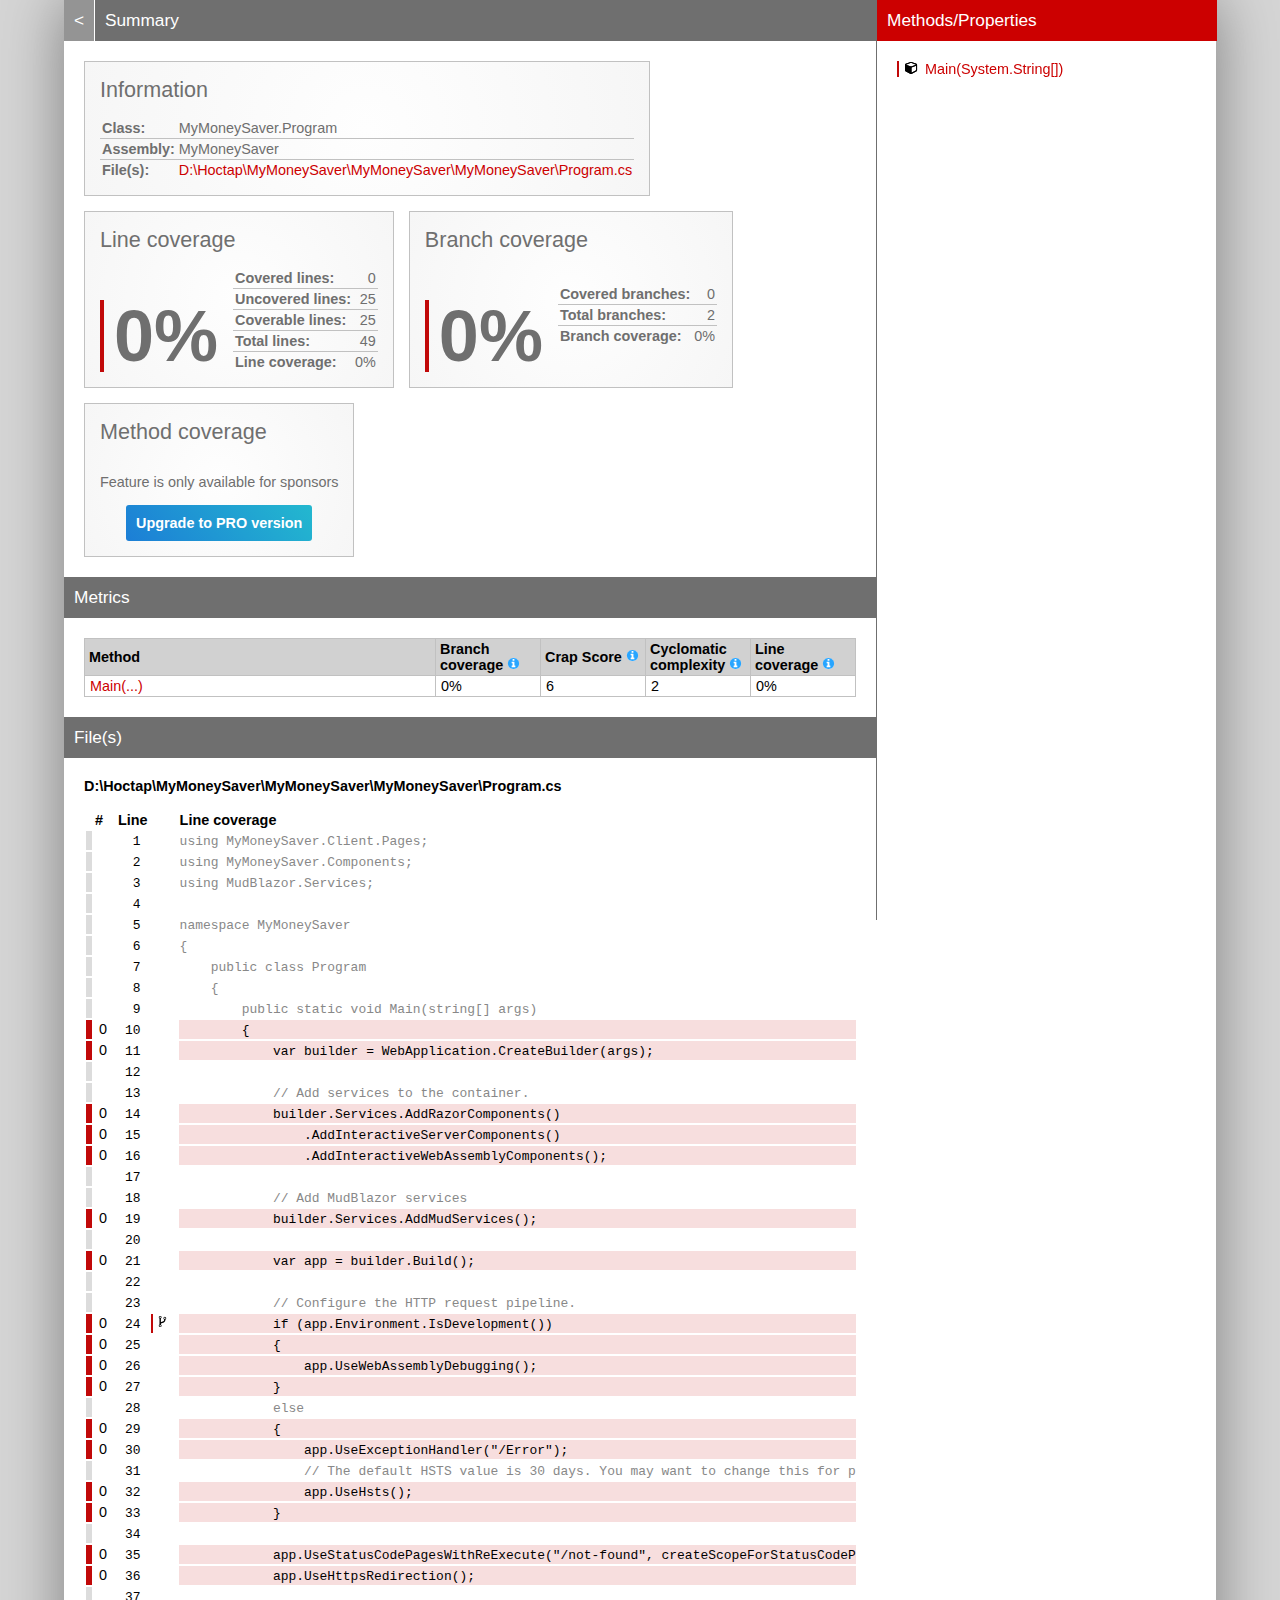
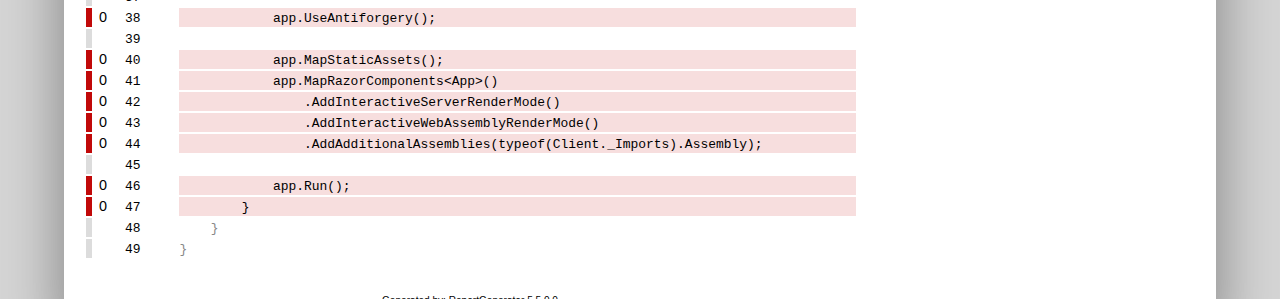
<file: MyMoneySaver/coveragereport/MyMoneySaver_Program.html>
<!DOCTYPE html>
<html>
<head>
<meta charset="utf-8" />
<meta name="viewport" content="width=device-width, initial-scale=1.0" />
<meta http-equiv="X-UA-Compatible" content="IE=EDGE,chrome=1" />
<link href="[data-uri]" rel="icon" type="image/x-icon" />
<title>MyMoneySaver.Program - Coverage Report</title>
<link rel="stylesheet" type="text/css" href="report.css" />
</head><body><div class="container"><div class="containerleft">
<h1><a href="index.html" class="back">&lt;</a> Summary</h1>
<div class="card-group">
<div class="card">
<div class="card-header">Information</div>
<div class="card-body">
<div class="table">
<table>
<tr>
<th>Class:</th>
<td class="limit-width " title="MyMoneySaver.Program">MyMoneySaver.Program</td>
</tr>
<tr>
<th>Assembly:</th>
<td class="limit-width " title="MyMoneySaver">MyMoneySaver</td>
</tr>
<tr>
<th>File(s):</th>
<td class="overflow-wrap"><a href="#DHoctapMyMoneySaverMyMoneySaverMyMoneySaverProgramcs" class="navigatetohash">D:\Hoctap\MyMoneySaver\MyMoneySaver\MyMoneySaver\Program.cs</a></td>
</tr>
</table>
</div>
</div>
</div>
</div>
<div class="card-group">
<div class="card">
<div class="card-header">Line coverage</div>
<div class="card-body">
<div class="large cardpercentagebar cardpercentagebar100">0%</div>
<div class="table">
<table>
<tr>
<th>Covered lines:</th>
<td class="limit-width right" title="0">0</td>
</tr>
<tr>
<th>Uncovered lines:</th>
<td class="limit-width right" title="25">25</td>
</tr>
<tr>
<th>Coverable lines:</th>
<td class="limit-width right" title="25">25</td>
</tr>
<tr>
<th>Total lines:</th>
<td class="limit-width right" title="49">49</td>
</tr>
<tr>
<th>Line coverage:</th>
<td class="limit-width right" title="0 of 25">0%</td>
</tr>
</table>
</div>
</div>
</div>
<div class="card">
<div class="card-header">Branch coverage</div>
<div class="card-body">
<div class="large cardpercentagebar cardpercentagebar100">0%</div>
<div class="table">
<table>
<tr>
<th>Covered branches:</th>
<td class="limit-width right" title="0">0</td>
</tr>
<tr>
<th>Total branches:</th>
<td class="limit-width right" title="2">2</td>
</tr>
<tr>
<th>Branch coverage:</th>
<td class="limit-width right" title="0 of 2">0%</td>
</tr>
</table>
</div>
</div>
</div>
<div class="card">
<div class="card-header">Method coverage</div>
<div class="card-body">
<div class="center">
<p>Feature is only available for sponsors</p>
<a class="pro-button" href="https://reportgenerator.io/pro" target="_blank">Upgrade to PRO version</a>
</div>
</div>
</div>
</div>
<h1>Metrics</h1>
<div class="table-responsive">
<table class="overview table-fixed">
<colgroup>
<col class="column-min-200" />
<col class="column105" />
<col class="column105" />
<col class="column105" />
<col class="column105" />
</colgroup>
<thead><tr><th>Method</th><th>Branch coverage <a href="https://en.wikipedia.org/wiki/Code_coverage" target="_blank"><i class="icon-info-circled"></i></a></th><th>Crap Score <a href="https://googletesting.blogspot.de/2011/02/this-code-is-crap.html" target="_blank"><i class="icon-info-circled"></i></a></th><th>Cyclomatic complexity <a href="https://en.wikipedia.org/wiki/Cyclomatic_complexity" target="_blank"><i class="icon-info-circled"></i></a></th><th>Line coverage <a href="https://en.wikipedia.org/wiki/Code_coverage" target="_blank"><i class="icon-info-circled"></i></a></th></tr></thead>
<tbody>
<tr><td title="Main(System.String[])"><a href="#file0_line10" class="navigatetohash">Main(...)</a></td><td>0%</td><td>6</td><td>2</td><td>0%</td></tr>
</tbody>
</table>
</div>
<h1>File(s)</h1>
<h2 id="DHoctapMyMoneySaverMyMoneySaverMyMoneySaverProgramcs">D:\Hoctap\MyMoneySaver\MyMoneySaver\MyMoneySaver\Program.cs</h2>
<div class="table-responsive">
<table class="lineAnalysis">
<thead><tr><th></th><th>#</th><th>Line</th><th></th><th>Line coverage</th></tr></thead>
<tbody>
<tr class="" title="Not coverable" data-coverage="{'AllTestMethods': {'VC': '', 'LVS': 'gray'}}"><td class="gray">&nbsp;</td><td class="leftmargin rightmargin right"></td><td class="rightmargin right"><a id="file0_line1"></a><code>1</code></td><td></td><td class="lightgray"><code>using&nbsp;MyMoneySaver.Client.Pages;</code></td></tr>
<tr class="" title="Not coverable" data-coverage="{'AllTestMethods': {'VC': '', 'LVS': 'gray'}}"><td class="gray">&nbsp;</td><td class="leftmargin rightmargin right"></td><td class="rightmargin right"><a id="file0_line2"></a><code>2</code></td><td></td><td class="lightgray"><code>using&nbsp;MyMoneySaver.Components;</code></td></tr>
<tr class="" title="Not coverable" data-coverage="{'AllTestMethods': {'VC': '', 'LVS': 'gray'}}"><td class="gray">&nbsp;</td><td class="leftmargin rightmargin right"></td><td class="rightmargin right"><a id="file0_line3"></a><code>3</code></td><td></td><td class="lightgray"><code>using&nbsp;MudBlazor.Services;</code></td></tr>
<tr class="" title="Not coverable" data-coverage="{'AllTestMethods': {'VC': '', 'LVS': 'gray'}}"><td class="gray">&nbsp;</td><td class="leftmargin rightmargin right"></td><td class="rightmargin right"><a id="file0_line4"></a><code>4</code></td><td></td><td class="lightgray"><code></code></td></tr>
<tr class="" title="Not coverable" data-coverage="{'AllTestMethods': {'VC': '', 'LVS': 'gray'}}"><td class="gray">&nbsp;</td><td class="leftmargin rightmargin right"></td><td class="rightmargin right"><a id="file0_line5"></a><code>5</code></td><td></td><td class="lightgray"><code>namespace&nbsp;MyMoneySaver</code></td></tr>
<tr class="" title="Not coverable" data-coverage="{'AllTestMethods': {'VC': '', 'LVS': 'gray'}}"><td class="gray">&nbsp;</td><td class="leftmargin rightmargin right"></td><td class="rightmargin right"><a id="file0_line6"></a><code>6</code></td><td></td><td class="lightgray"><code>{</code></td></tr>
<tr class="" title="Not coverable" data-coverage="{'AllTestMethods': {'VC': '', 'LVS': 'gray'}}"><td class="gray">&nbsp;</td><td class="leftmargin rightmargin right"></td><td class="rightmargin right"><a id="file0_line7"></a><code>7</code></td><td></td><td class="lightgray"><code>&nbsp;&nbsp;&nbsp;&nbsp;public&nbsp;class&nbsp;Program</code></td></tr>
<tr class="" title="Not coverable" data-coverage="{'AllTestMethods': {'VC': '', 'LVS': 'gray'}}"><td class="gray">&nbsp;</td><td class="leftmargin rightmargin right"></td><td class="rightmargin right"><a id="file0_line8"></a><code>8</code></td><td></td><td class="lightgray"><code>&nbsp;&nbsp;&nbsp;&nbsp;{</code></td></tr>
<tr class="" title="Not coverable" data-coverage="{'AllTestMethods': {'VC': '', 'LVS': 'gray'}}"><td class="gray">&nbsp;</td><td class="leftmargin rightmargin right"></td><td class="rightmargin right"><a id="file0_line9"></a><code>9</code></td><td></td><td class="lightgray"><code>&nbsp;&nbsp;&nbsp;&nbsp;&nbsp;&nbsp;&nbsp;&nbsp;public&nbsp;static&nbsp;void&nbsp;Main(string[]&nbsp;args)</code></td></tr>
<tr class="coverableline" title="Not covered (0 visits)" data-coverage="{'AllTestMethods': {'VC': '0', 'LVS': 'red'}}"><td class="red">&nbsp;</td><td class="leftmargin rightmargin right">0</td><td class="rightmargin right"><a id="file0_line10"></a><code>10</code></td><td></td><td class="lightred"><code>&nbsp;&nbsp;&nbsp;&nbsp;&nbsp;&nbsp;&nbsp;&nbsp;{</code></td></tr>
<tr class="coverableline" title="Not covered (0 visits)" data-coverage="{'AllTestMethods': {'VC': '0', 'LVS': 'red'}}"><td class="red">&nbsp;</td><td class="leftmargin rightmargin right">0</td><td class="rightmargin right"><a id="file0_line11"></a><code>11</code></td><td></td><td class="lightred"><code>&nbsp;&nbsp;&nbsp;&nbsp;&nbsp;&nbsp;&nbsp;&nbsp;&nbsp;&nbsp;&nbsp;&nbsp;var&nbsp;builder&nbsp;=&nbsp;WebApplication.CreateBuilder(args);</code></td></tr>
<tr class="" title="Not coverable" data-coverage="{'AllTestMethods': {'VC': '', 'LVS': 'gray'}}"><td class="gray">&nbsp;</td><td class="leftmargin rightmargin right"></td><td class="rightmargin right"><a id="file0_line12"></a><code>12</code></td><td></td><td class="lightgray"><code></code></td></tr>
<tr class="" title="Not coverable" data-coverage="{'AllTestMethods': {'VC': '', 'LVS': 'gray'}}"><td class="gray">&nbsp;</td><td class="leftmargin rightmargin right"></td><td class="rightmargin right"><a id="file0_line13"></a><code>13</code></td><td></td><td class="lightgray"><code>&nbsp;&nbsp;&nbsp;&nbsp;&nbsp;&nbsp;&nbsp;&nbsp;&nbsp;&nbsp;&nbsp;&nbsp;//&nbsp;Add&nbsp;services&nbsp;to&nbsp;the&nbsp;container.</code></td></tr>
<tr class="coverableline" title="Not covered (0 visits)" data-coverage="{'AllTestMethods': {'VC': '0', 'LVS': 'red'}}"><td class="red">&nbsp;</td><td class="leftmargin rightmargin right">0</td><td class="rightmargin right"><a id="file0_line14"></a><code>14</code></td><td></td><td class="lightred"><code>&nbsp;&nbsp;&nbsp;&nbsp;&nbsp;&nbsp;&nbsp;&nbsp;&nbsp;&nbsp;&nbsp;&nbsp;builder.Services.AddRazorComponents()</code></td></tr>
<tr class="coverableline" title="Not covered (0 visits)" data-coverage="{'AllTestMethods': {'VC': '0', 'LVS': 'red'}}"><td class="red">&nbsp;</td><td class="leftmargin rightmargin right">0</td><td class="rightmargin right"><a id="file0_line15"></a><code>15</code></td><td></td><td class="lightred"><code>&nbsp;&nbsp;&nbsp;&nbsp;&nbsp;&nbsp;&nbsp;&nbsp;&nbsp;&nbsp;&nbsp;&nbsp;&nbsp;&nbsp;&nbsp;&nbsp;.AddInteractiveServerComponents()</code></td></tr>
<tr class="coverableline" title="Not covered (0 visits)" data-coverage="{'AllTestMethods': {'VC': '0', 'LVS': 'red'}}"><td class="red">&nbsp;</td><td class="leftmargin rightmargin right">0</td><td class="rightmargin right"><a id="file0_line16"></a><code>16</code></td><td></td><td class="lightred"><code>&nbsp;&nbsp;&nbsp;&nbsp;&nbsp;&nbsp;&nbsp;&nbsp;&nbsp;&nbsp;&nbsp;&nbsp;&nbsp;&nbsp;&nbsp;&nbsp;.AddInteractiveWebAssemblyComponents();</code></td></tr>
<tr class="" title="Not coverable" data-coverage="{'AllTestMethods': {'VC': '', 'LVS': 'gray'}}"><td class="gray">&nbsp;</td><td class="leftmargin rightmargin right"></td><td class="rightmargin right"><a id="file0_line17"></a><code>17</code></td><td></td><td class="lightgray"><code></code></td></tr>
<tr class="" title="Not coverable" data-coverage="{'AllTestMethods': {'VC': '', 'LVS': 'gray'}}"><td class="gray">&nbsp;</td><td class="leftmargin rightmargin right"></td><td class="rightmargin right"><a id="file0_line18"></a><code>18</code></td><td></td><td class="lightgray"><code>&nbsp;&nbsp;&nbsp;&nbsp;&nbsp;&nbsp;&nbsp;&nbsp;&nbsp;&nbsp;&nbsp;&nbsp;//&nbsp;Add&nbsp;MudBlazor&nbsp;services</code></td></tr>
<tr class="coverableline" title="Not covered (0 visits)" data-coverage="{'AllTestMethods': {'VC': '0', 'LVS': 'red'}}"><td class="red">&nbsp;</td><td class="leftmargin rightmargin right">0</td><td class="rightmargin right"><a id="file0_line19"></a><code>19</code></td><td></td><td class="lightred"><code>&nbsp;&nbsp;&nbsp;&nbsp;&nbsp;&nbsp;&nbsp;&nbsp;&nbsp;&nbsp;&nbsp;&nbsp;builder.Services.AddMudServices();</code></td></tr>
<tr class="" title="Not coverable" data-coverage="{'AllTestMethods': {'VC': '', 'LVS': 'gray'}}"><td class="gray">&nbsp;</td><td class="leftmargin rightmargin right"></td><td class="rightmargin right"><a id="file0_line20"></a><code>20</code></td><td></td><td class="lightgray"><code></code></td></tr>
<tr class="coverableline" title="Not covered (0 visits)" data-coverage="{'AllTestMethods': {'VC': '0', 'LVS': 'red'}}"><td class="red">&nbsp;</td><td class="leftmargin rightmargin right">0</td><td class="rightmargin right"><a id="file0_line21"></a><code>21</code></td><td></td><td class="lightred"><code>&nbsp;&nbsp;&nbsp;&nbsp;&nbsp;&nbsp;&nbsp;&nbsp;&nbsp;&nbsp;&nbsp;&nbsp;var&nbsp;app&nbsp;=&nbsp;builder.Build();</code></td></tr>
<tr class="" title="Not coverable" data-coverage="{'AllTestMethods': {'VC': '', 'LVS': 'gray'}}"><td class="gray">&nbsp;</td><td class="leftmargin rightmargin right"></td><td class="rightmargin right"><a id="file0_line22"></a><code>22</code></td><td></td><td class="lightgray"><code></code></td></tr>
<tr class="" title="Not coverable" data-coverage="{'AllTestMethods': {'VC': '', 'LVS': 'gray'}}"><td class="gray">&nbsp;</td><td class="leftmargin rightmargin right"></td><td class="rightmargin right"><a id="file0_line23"></a><code>23</code></td><td></td><td class="lightgray"><code>&nbsp;&nbsp;&nbsp;&nbsp;&nbsp;&nbsp;&nbsp;&nbsp;&nbsp;&nbsp;&nbsp;&nbsp;//&nbsp;Configure&nbsp;the&nbsp;HTTP&nbsp;request&nbsp;pipeline.</code></td></tr>
<tr class="coverableline" title="Not covered (0 visits, 0 of 2 branches are covered)" data-coverage="{'AllTestMethods': {'VC': '0', 'LVS': 'red'}}"><td class="red">&nbsp;</td><td class="leftmargin rightmargin right">0</td><td class="rightmargin right"><a id="file0_line24"></a><code>24</code></td><td class="percentagebar percentagebar0"><i class="icon-fork"></i></td><td class="lightred"><code>&nbsp;&nbsp;&nbsp;&nbsp;&nbsp;&nbsp;&nbsp;&nbsp;&nbsp;&nbsp;&nbsp;&nbsp;if&nbsp;(app.Environment.IsDevelopment())</code></td></tr>
<tr class="coverableline" title="Not covered (0 visits)" data-coverage="{'AllTestMethods': {'VC': '0', 'LVS': 'red'}}"><td class="red">&nbsp;</td><td class="leftmargin rightmargin right">0</td><td class="rightmargin right"><a id="file0_line25"></a><code>25</code></td><td></td><td class="lightred"><code>&nbsp;&nbsp;&nbsp;&nbsp;&nbsp;&nbsp;&nbsp;&nbsp;&nbsp;&nbsp;&nbsp;&nbsp;{</code></td></tr>
<tr class="coverableline" title="Not covered (0 visits)" data-coverage="{'AllTestMethods': {'VC': '0', 'LVS': 'red'}}"><td class="red">&nbsp;</td><td class="leftmargin rightmargin right">0</td><td class="rightmargin right"><a id="file0_line26"></a><code>26</code></td><td></td><td class="lightred"><code>&nbsp;&nbsp;&nbsp;&nbsp;&nbsp;&nbsp;&nbsp;&nbsp;&nbsp;&nbsp;&nbsp;&nbsp;&nbsp;&nbsp;&nbsp;&nbsp;app.UseWebAssemblyDebugging();</code></td></tr>
<tr class="coverableline" title="Not covered (0 visits)" data-coverage="{'AllTestMethods': {'VC': '0', 'LVS': 'red'}}"><td class="red">&nbsp;</td><td class="leftmargin rightmargin right">0</td><td class="rightmargin right"><a id="file0_line27"></a><code>27</code></td><td></td><td class="lightred"><code>&nbsp;&nbsp;&nbsp;&nbsp;&nbsp;&nbsp;&nbsp;&nbsp;&nbsp;&nbsp;&nbsp;&nbsp;}</code></td></tr>
<tr class="" title="Not coverable" data-coverage="{'AllTestMethods': {'VC': '', 'LVS': 'gray'}}"><td class="gray">&nbsp;</td><td class="leftmargin rightmargin right"></td><td class="rightmargin right"><a id="file0_line28"></a><code>28</code></td><td></td><td class="lightgray"><code>&nbsp;&nbsp;&nbsp;&nbsp;&nbsp;&nbsp;&nbsp;&nbsp;&nbsp;&nbsp;&nbsp;&nbsp;else</code></td></tr>
<tr class="coverableline" title="Not covered (0 visits)" data-coverage="{'AllTestMethods': {'VC': '0', 'LVS': 'red'}}"><td class="red">&nbsp;</td><td class="leftmargin rightmargin right">0</td><td class="rightmargin right"><a id="file0_line29"></a><code>29</code></td><td></td><td class="lightred"><code>&nbsp;&nbsp;&nbsp;&nbsp;&nbsp;&nbsp;&nbsp;&nbsp;&nbsp;&nbsp;&nbsp;&nbsp;{</code></td></tr>
<tr class="coverableline" title="Not covered (0 visits)" data-coverage="{'AllTestMethods': {'VC': '0', 'LVS': 'red'}}"><td class="red">&nbsp;</td><td class="leftmargin rightmargin right">0</td><td class="rightmargin right"><a id="file0_line30"></a><code>30</code></td><td></td><td class="lightred"><code>&nbsp;&nbsp;&nbsp;&nbsp;&nbsp;&nbsp;&nbsp;&nbsp;&nbsp;&nbsp;&nbsp;&nbsp;&nbsp;&nbsp;&nbsp;&nbsp;app.UseExceptionHandler(&quot;/Error&quot;);</code></td></tr>
<tr class="" title="Not coverable" data-coverage="{'AllTestMethods': {'VC': '', 'LVS': 'gray'}}"><td class="gray">&nbsp;</td><td class="leftmargin rightmargin right"></td><td class="rightmargin right"><a id="file0_line31"></a><code>31</code></td><td></td><td class="lightgray"><code>&nbsp;&nbsp;&nbsp;&nbsp;&nbsp;&nbsp;&nbsp;&nbsp;&nbsp;&nbsp;&nbsp;&nbsp;&nbsp;&nbsp;&nbsp;&nbsp;//&nbsp;The&nbsp;default&nbsp;HSTS&nbsp;value&nbsp;is&nbsp;30&nbsp;days.&nbsp;You&nbsp;may&nbsp;want&nbsp;to&nbsp;change&nbsp;this&nbsp;for&nbsp;production&nbsp;scenarios,&nbsp;see&nbsp;https://</code></td></tr>
<tr class="coverableline" title="Not covered (0 visits)" data-coverage="{'AllTestMethods': {'VC': '0', 'LVS': 'red'}}"><td class="red">&nbsp;</td><td class="leftmargin rightmargin right">0</td><td class="rightmargin right"><a id="file0_line32"></a><code>32</code></td><td></td><td class="lightred"><code>&nbsp;&nbsp;&nbsp;&nbsp;&nbsp;&nbsp;&nbsp;&nbsp;&nbsp;&nbsp;&nbsp;&nbsp;&nbsp;&nbsp;&nbsp;&nbsp;app.UseHsts();</code></td></tr>
<tr class="coverableline" title="Not covered (0 visits)" data-coverage="{'AllTestMethods': {'VC': '0', 'LVS': 'red'}}"><td class="red">&nbsp;</td><td class="leftmargin rightmargin right">0</td><td class="rightmargin right"><a id="file0_line33"></a><code>33</code></td><td></td><td class="lightred"><code>&nbsp;&nbsp;&nbsp;&nbsp;&nbsp;&nbsp;&nbsp;&nbsp;&nbsp;&nbsp;&nbsp;&nbsp;}</code></td></tr>
<tr class="" title="Not coverable" data-coverage="{'AllTestMethods': {'VC': '', 'LVS': 'gray'}}"><td class="gray">&nbsp;</td><td class="leftmargin rightmargin right"></td><td class="rightmargin right"><a id="file0_line34"></a><code>34</code></td><td></td><td class="lightgray"><code></code></td></tr>
<tr class="coverableline" title="Not covered (0 visits)" data-coverage="{'AllTestMethods': {'VC': '0', 'LVS': 'red'}}"><td class="red">&nbsp;</td><td class="leftmargin rightmargin right">0</td><td class="rightmargin right"><a id="file0_line35"></a><code>35</code></td><td></td><td class="lightred"><code>&nbsp;&nbsp;&nbsp;&nbsp;&nbsp;&nbsp;&nbsp;&nbsp;&nbsp;&nbsp;&nbsp;&nbsp;app.UseStatusCodePagesWithReExecute(&quot;/not-found&quot;,&nbsp;createScopeForStatusCodePages:&nbsp;true);</code></td></tr>
<tr class="coverableline" title="Not covered (0 visits)" data-coverage="{'AllTestMethods': {'VC': '0', 'LVS': 'red'}}"><td class="red">&nbsp;</td><td class="leftmargin rightmargin right">0</td><td class="rightmargin right"><a id="file0_line36"></a><code>36</code></td><td></td><td class="lightred"><code>&nbsp;&nbsp;&nbsp;&nbsp;&nbsp;&nbsp;&nbsp;&nbsp;&nbsp;&nbsp;&nbsp;&nbsp;app.UseHttpsRedirection();</code></td></tr>
<tr class="" title="Not coverable" data-coverage="{'AllTestMethods': {'VC': '', 'LVS': 'gray'}}"><td class="gray">&nbsp;</td><td class="leftmargin rightmargin right"></td><td class="rightmargin right"><a id="file0_line37"></a><code>37</code></td><td></td><td class="lightgray"><code></code></td></tr>
<tr class="coverableline" title="Not covered (0 visits)" data-coverage="{'AllTestMethods': {'VC': '0', 'LVS': 'red'}}"><td class="red">&nbsp;</td><td class="leftmargin rightmargin right">0</td><td class="rightmargin right"><a id="file0_line38"></a><code>38</code></td><td></td><td class="lightred"><code>&nbsp;&nbsp;&nbsp;&nbsp;&nbsp;&nbsp;&nbsp;&nbsp;&nbsp;&nbsp;&nbsp;&nbsp;app.UseAntiforgery();</code></td></tr>
<tr class="" title="Not coverable" data-coverage="{'AllTestMethods': {'VC': '', 'LVS': 'gray'}}"><td class="gray">&nbsp;</td><td class="leftmargin rightmargin right"></td><td class="rightmargin right"><a id="file0_line39"></a><code>39</code></td><td></td><td class="lightgray"><code></code></td></tr>
<tr class="coverableline" title="Not covered (0 visits)" data-coverage="{'AllTestMethods': {'VC': '0', 'LVS': 'red'}}"><td class="red">&nbsp;</td><td class="leftmargin rightmargin right">0</td><td class="rightmargin right"><a id="file0_line40"></a><code>40</code></td><td></td><td class="lightred"><code>&nbsp;&nbsp;&nbsp;&nbsp;&nbsp;&nbsp;&nbsp;&nbsp;&nbsp;&nbsp;&nbsp;&nbsp;app.MapStaticAssets();</code></td></tr>
<tr class="coverableline" title="Not covered (0 visits)" data-coverage="{'AllTestMethods': {'VC': '0', 'LVS': 'red'}}"><td class="red">&nbsp;</td><td class="leftmargin rightmargin right">0</td><td class="rightmargin right"><a id="file0_line41"></a><code>41</code></td><td></td><td class="lightred"><code>&nbsp;&nbsp;&nbsp;&nbsp;&nbsp;&nbsp;&nbsp;&nbsp;&nbsp;&nbsp;&nbsp;&nbsp;app.MapRazorComponents&lt;App&gt;()</code></td></tr>
<tr class="coverableline" title="Not covered (0 visits)" data-coverage="{'AllTestMethods': {'VC': '0', 'LVS': 'red'}}"><td class="red">&nbsp;</td><td class="leftmargin rightmargin right">0</td><td class="rightmargin right"><a id="file0_line42"></a><code>42</code></td><td></td><td class="lightred"><code>&nbsp;&nbsp;&nbsp;&nbsp;&nbsp;&nbsp;&nbsp;&nbsp;&nbsp;&nbsp;&nbsp;&nbsp;&nbsp;&nbsp;&nbsp;&nbsp;.AddInteractiveServerRenderMode()</code></td></tr>
<tr class="coverableline" title="Not covered (0 visits)" data-coverage="{'AllTestMethods': {'VC': '0', 'LVS': 'red'}}"><td class="red">&nbsp;</td><td class="leftmargin rightmargin right">0</td><td class="rightmargin right"><a id="file0_line43"></a><code>43</code></td><td></td><td class="lightred"><code>&nbsp;&nbsp;&nbsp;&nbsp;&nbsp;&nbsp;&nbsp;&nbsp;&nbsp;&nbsp;&nbsp;&nbsp;&nbsp;&nbsp;&nbsp;&nbsp;.AddInteractiveWebAssemblyRenderMode()</code></td></tr>
<tr class="coverableline" title="Not covered (0 visits)" data-coverage="{'AllTestMethods': {'VC': '0', 'LVS': 'red'}}"><td class="red">&nbsp;</td><td class="leftmargin rightmargin right">0</td><td class="rightmargin right"><a id="file0_line44"></a><code>44</code></td><td></td><td class="lightred"><code>&nbsp;&nbsp;&nbsp;&nbsp;&nbsp;&nbsp;&nbsp;&nbsp;&nbsp;&nbsp;&nbsp;&nbsp;&nbsp;&nbsp;&nbsp;&nbsp;.AddAdditionalAssemblies(typeof(Client._Imports).Assembly);</code></td></tr>
<tr class="" title="Not coverable" data-coverage="{'AllTestMethods': {'VC': '', 'LVS': 'gray'}}"><td class="gray">&nbsp;</td><td class="leftmargin rightmargin right"></td><td class="rightmargin right"><a id="file0_line45"></a><code>45</code></td><td></td><td class="lightgray"><code></code></td></tr>
<tr class="coverableline" title="Not covered (0 visits)" data-coverage="{'AllTestMethods': {'VC': '0', 'LVS': 'red'}}"><td class="red">&nbsp;</td><td class="leftmargin rightmargin right">0</td><td class="rightmargin right"><a id="file0_line46"></a><code>46</code></td><td></td><td class="lightred"><code>&nbsp;&nbsp;&nbsp;&nbsp;&nbsp;&nbsp;&nbsp;&nbsp;&nbsp;&nbsp;&nbsp;&nbsp;app.Run();</code></td></tr>
<tr class="coverableline" title="Not covered (0 visits)" data-coverage="{'AllTestMethods': {'VC': '0', 'LVS': 'red'}}"><td class="red">&nbsp;</td><td class="leftmargin rightmargin right">0</td><td class="rightmargin right"><a id="file0_line47"></a><code>47</code></td><td></td><td class="lightred"><code>&nbsp;&nbsp;&nbsp;&nbsp;&nbsp;&nbsp;&nbsp;&nbsp;}</code></td></tr>
<tr class="" title="Not coverable" data-coverage="{'AllTestMethods': {'VC': '', 'LVS': 'gray'}}"><td class="gray">&nbsp;</td><td class="leftmargin rightmargin right"></td><td class="rightmargin right"><a id="file0_line48"></a><code>48</code></td><td></td><td class="lightgray"><code>&nbsp;&nbsp;&nbsp;&nbsp;}</code></td></tr>
<tr class="" title="Not coverable" data-coverage="{'AllTestMethods': {'VC': '', 'LVS': 'gray'}}"><td class="gray">&nbsp;</td><td class="leftmargin rightmargin right"></td><td class="rightmargin right"><a id="file0_line49"></a><code>49</code></td><td></td><td class="lightgray"><code>}</code></td></tr>
</tbody>
</table>
</div>
<div class="footer">Generated by: ReportGenerator 5.5.0.0<br />02/12/2025 - 10:58:53 CH<br /><a href="https://github.com/danielpalme/ReportGenerator">GitHub</a> | <a href="https://reportgenerator.io">reportgenerator.io</a></div></div>
<div class="containerright">
<div class="containerrightfixed">
<h1>Methods/Properties</h1>
<a href="#file0_line10" class="navigatetohash percentagebar percentagebar0" title="Line coverage: 0% - Main(System.String[])"><i class="icon-cube"></i>Main(System.String[])</a><br />
<br/></div>
</div></div>
<script type="text/javascript">
/* <![CDATA[ */
(function() {
    var url = window.location.href;
    var startOfQueryString = url.indexOf('?');
    var queryString = startOfQueryString > -1 ? url.substr(startOfQueryString) : '';

    if (startOfQueryString > -1) {
        var i = 0, href= null;
        var css = document.getElementsByTagName('link');

        for (i = 0; i < css.length; i++) {
            if (css[i].getAttribute('rel') !== 'stylesheet') {
            continue;
            }

            href = css[i].getAttribute('href');

            if (href) {
            css[i].setAttribute('href', href + queryString);
            }
        }

        var links = document.getElementsByTagName('a');

        for (i = 0; i < links.length; i++) {
            href = links[i].getAttribute('href');

            if (href
                && !href.startsWith('http://')
                && !href.startsWith('https://')
                && !href.startsWith('#')
                && href.indexOf('?') === -1) {
            links[i].setAttribute('href', href + queryString);
            }
        }
    }

    var newScript = document.createElement('script');
    newScript.src = 'class.js' + queryString;
    document.getElementsByTagName('body')[0].appendChild(newScript);
})();
/* ]]> */ 
</script></body></html>
</file>
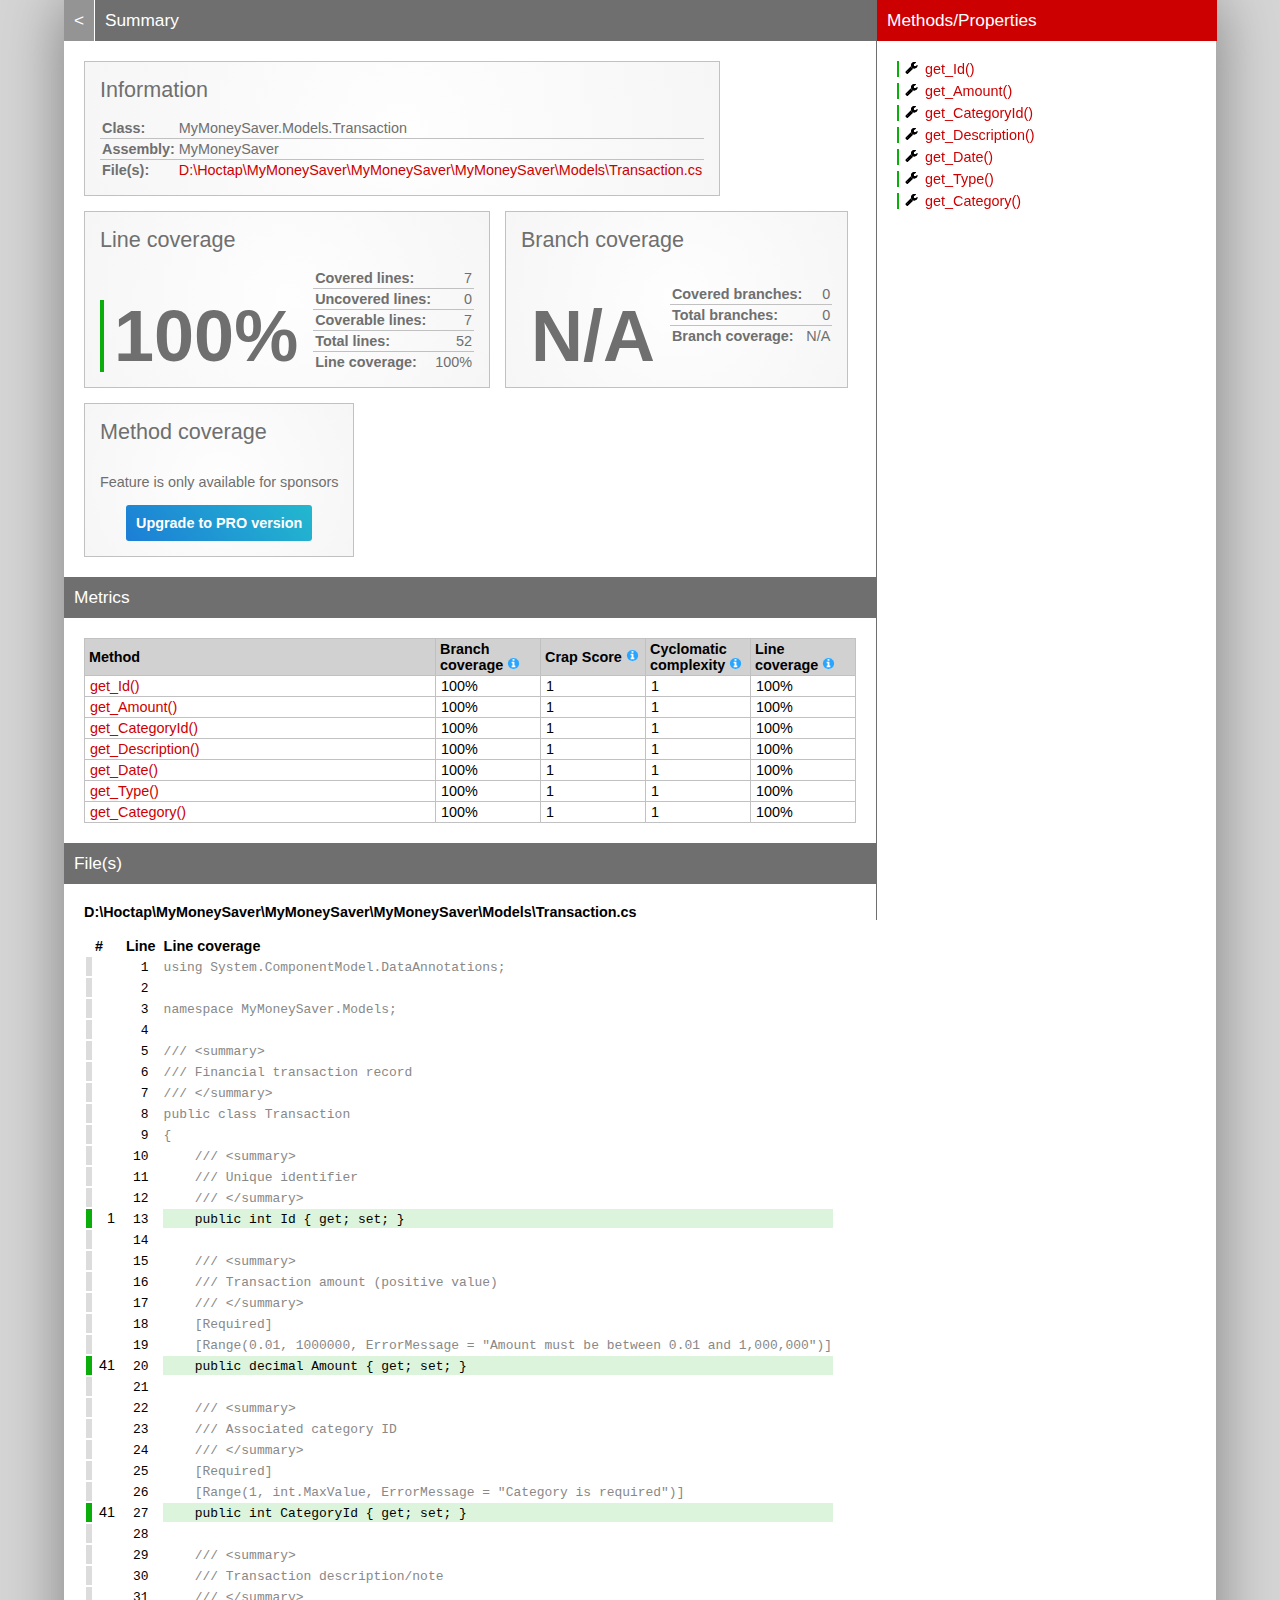
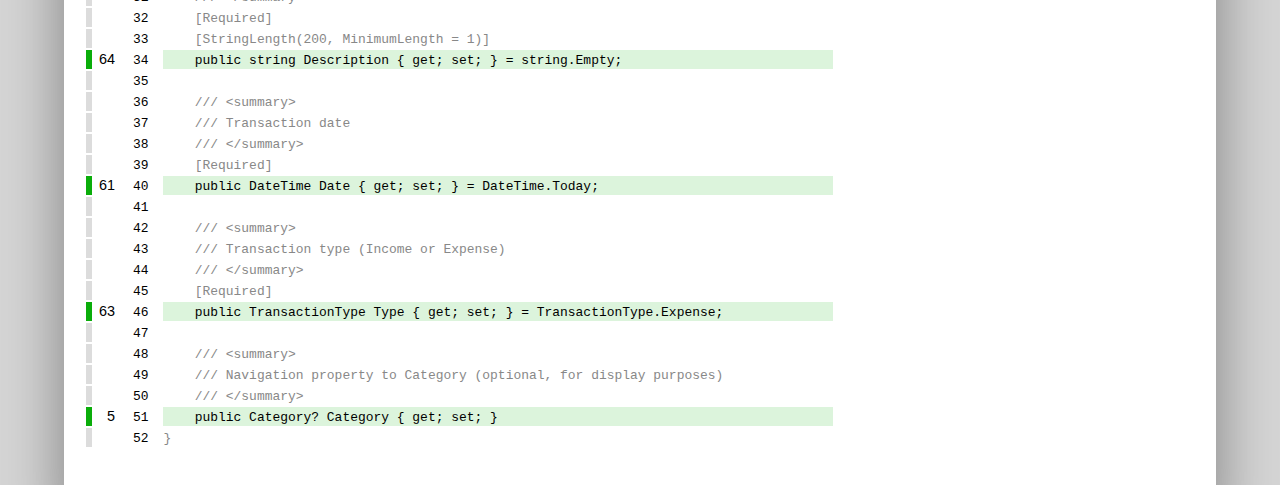
<file: MyMoneySaver/coveragereport/MyMoneySaver_Transaction.html>
<!DOCTYPE html>
<html>
<head>
<meta charset="utf-8" />
<meta name="viewport" content="width=device-width, initial-scale=1.0" />
<meta http-equiv="X-UA-Compatible" content="IE=EDGE,chrome=1" />
<link href="[data-uri]" rel="icon" type="image/x-icon" />
<title>MyMoneySaver.Models.Transaction - Coverage Report</title>
<link rel="stylesheet" type="text/css" href="report.css" />
</head><body><div class="container"><div class="containerleft">
<h1><a href="index.html" class="back">&lt;</a> Summary</h1>
<div class="card-group">
<div class="card">
<div class="card-header">Information</div>
<div class="card-body">
<div class="table">
<table>
<tr>
<th>Class:</th>
<td class="limit-width " title="MyMoneySaver.Models.Transaction">MyMoneySaver.Models.Transaction</td>
</tr>
<tr>
<th>Assembly:</th>
<td class="limit-width " title="MyMoneySaver">MyMoneySaver</td>
</tr>
<tr>
<th>File(s):</th>
<td class="overflow-wrap"><a href="#DHoctapMyMoneySaverMyMoneySaverMyMoneySaverModelsTransactioncs" class="navigatetohash">D:\Hoctap\MyMoneySaver\MyMoneySaver\MyMoneySaver\Models\Transaction.cs</a></td>
</tr>
</table>
</div>
</div>
</div>
</div>
<div class="card-group">
<div class="card">
<div class="card-header">Line coverage</div>
<div class="card-body">
<div class="large cardpercentagebar cardpercentagebar0">100%</div>
<div class="table">
<table>
<tr>
<th>Covered lines:</th>
<td class="limit-width right" title="7">7</td>
</tr>
<tr>
<th>Uncovered lines:</th>
<td class="limit-width right" title="0">0</td>
</tr>
<tr>
<th>Coverable lines:</th>
<td class="limit-width right" title="7">7</td>
</tr>
<tr>
<th>Total lines:</th>
<td class="limit-width right" title="52">52</td>
</tr>
<tr>
<th>Line coverage:</th>
<td class="limit-width right" title="7 of 7">100%</td>
</tr>
</table>
</div>
</div>
</div>
<div class="card">
<div class="card-header">Branch coverage</div>
<div class="card-body">
<div class="large">N/A</div>
<div class="table">
<table>
<tr>
<th>Covered branches:</th>
<td class="limit-width right" title="0">0</td>
</tr>
<tr>
<th>Total branches:</th>
<td class="limit-width right" title="0">0</td>
</tr>
<tr>
<th>Branch coverage:</th>
<td class="limit-width right" title="N/A">N/A</td>
</tr>
</table>
</div>
</div>
</div>
<div class="card">
<div class="card-header">Method coverage</div>
<div class="card-body">
<div class="center">
<p>Feature is only available for sponsors</p>
<a class="pro-button" href="https://reportgenerator.io/pro" target="_blank">Upgrade to PRO version</a>
</div>
</div>
</div>
</div>
<h1>Metrics</h1>
<div class="table-responsive">
<table class="overview table-fixed">
<colgroup>
<col class="column-min-200" />
<col class="column105" />
<col class="column105" />
<col class="column105" />
<col class="column105" />
</colgroup>
<thead><tr><th>Method</th><th>Branch coverage <a href="https://en.wikipedia.org/wiki/Code_coverage" target="_blank"><i class="icon-info-circled"></i></a></th><th>Crap Score <a href="https://googletesting.blogspot.de/2011/02/this-code-is-crap.html" target="_blank"><i class="icon-info-circled"></i></a></th><th>Cyclomatic complexity <a href="https://en.wikipedia.org/wiki/Cyclomatic_complexity" target="_blank"><i class="icon-info-circled"></i></a></th><th>Line coverage <a href="https://en.wikipedia.org/wiki/Code_coverage" target="_blank"><i class="icon-info-circled"></i></a></th></tr></thead>
<tbody>
<tr><td title="get_Id()"><a href="#file0_line13" class="navigatetohash">get_Id()</a></td><td>100%</td><td>1</td><td>1</td><td>100%</td></tr>
<tr><td title="get_Amount()"><a href="#file0_line20" class="navigatetohash">get_Amount()</a></td><td>100%</td><td>1</td><td>1</td><td>100%</td></tr>
<tr><td title="get_CategoryId()"><a href="#file0_line27" class="navigatetohash">get_CategoryId()</a></td><td>100%</td><td>1</td><td>1</td><td>100%</td></tr>
<tr><td title="get_Description()"><a href="#file0_line34" class="navigatetohash">get_Description()</a></td><td>100%</td><td>1</td><td>1</td><td>100%</td></tr>
<tr><td title="get_Date()"><a href="#file0_line40" class="navigatetohash">get_Date()</a></td><td>100%</td><td>1</td><td>1</td><td>100%</td></tr>
<tr><td title="get_Type()"><a href="#file0_line46" class="navigatetohash">get_Type()</a></td><td>100%</td><td>1</td><td>1</td><td>100%</td></tr>
<tr><td title="get_Category()"><a href="#file0_line51" class="navigatetohash">get_Category()</a></td><td>100%</td><td>1</td><td>1</td><td>100%</td></tr>
</tbody>
</table>
</div>
<h1>File(s)</h1>
<h2 id="DHoctapMyMoneySaverMyMoneySaverMyMoneySaverModelsTransactioncs">D:\Hoctap\MyMoneySaver\MyMoneySaver\MyMoneySaver\Models\Transaction.cs</h2>
<div class="table-responsive">
<table class="lineAnalysis">
<thead><tr><th></th><th>#</th><th>Line</th><th></th><th>Line coverage</th></tr></thead>
<tbody>
<tr class="" title="Not coverable" data-coverage="{'AllTestMethods': {'VC': '', 'LVS': 'gray'}}"><td class="gray">&nbsp;</td><td class="leftmargin rightmargin right"></td><td class="rightmargin right"><a id="file0_line1"></a><code>1</code></td><td></td><td class="lightgray"><code>using&nbsp;System.ComponentModel.DataAnnotations;</code></td></tr>
<tr class="" title="Not coverable" data-coverage="{'AllTestMethods': {'VC': '', 'LVS': 'gray'}}"><td class="gray">&nbsp;</td><td class="leftmargin rightmargin right"></td><td class="rightmargin right"><a id="file0_line2"></a><code>2</code></td><td></td><td class="lightgray"><code></code></td></tr>
<tr class="" title="Not coverable" data-coverage="{'AllTestMethods': {'VC': '', 'LVS': 'gray'}}"><td class="gray">&nbsp;</td><td class="leftmargin rightmargin right"></td><td class="rightmargin right"><a id="file0_line3"></a><code>3</code></td><td></td><td class="lightgray"><code>namespace&nbsp;MyMoneySaver.Models;</code></td></tr>
<tr class="" title="Not coverable" data-coverage="{'AllTestMethods': {'VC': '', 'LVS': 'gray'}}"><td class="gray">&nbsp;</td><td class="leftmargin rightmargin right"></td><td class="rightmargin right"><a id="file0_line4"></a><code>4</code></td><td></td><td class="lightgray"><code></code></td></tr>
<tr class="" title="Not coverable" data-coverage="{'AllTestMethods': {'VC': '', 'LVS': 'gray'}}"><td class="gray">&nbsp;</td><td class="leftmargin rightmargin right"></td><td class="rightmargin right"><a id="file0_line5"></a><code>5</code></td><td></td><td class="lightgray"><code>///&nbsp;&lt;summary&gt;</code></td></tr>
<tr class="" title="Not coverable" data-coverage="{'AllTestMethods': {'VC': '', 'LVS': 'gray'}}"><td class="gray">&nbsp;</td><td class="leftmargin rightmargin right"></td><td class="rightmargin right"><a id="file0_line6"></a><code>6</code></td><td></td><td class="lightgray"><code>///&nbsp;Financial&nbsp;transaction&nbsp;record</code></td></tr>
<tr class="" title="Not coverable" data-coverage="{'AllTestMethods': {'VC': '', 'LVS': 'gray'}}"><td class="gray">&nbsp;</td><td class="leftmargin rightmargin right"></td><td class="rightmargin right"><a id="file0_line7"></a><code>7</code></td><td></td><td class="lightgray"><code>///&nbsp;&lt;/summary&gt;</code></td></tr>
<tr class="" title="Not coverable" data-coverage="{'AllTestMethods': {'VC': '', 'LVS': 'gray'}}"><td class="gray">&nbsp;</td><td class="leftmargin rightmargin right"></td><td class="rightmargin right"><a id="file0_line8"></a><code>8</code></td><td></td><td class="lightgray"><code>public&nbsp;class&nbsp;Transaction</code></td></tr>
<tr class="" title="Not coverable" data-coverage="{'AllTestMethods': {'VC': '', 'LVS': 'gray'}}"><td class="gray">&nbsp;</td><td class="leftmargin rightmargin right"></td><td class="rightmargin right"><a id="file0_line9"></a><code>9</code></td><td></td><td class="lightgray"><code>{</code></td></tr>
<tr class="" title="Not coverable" data-coverage="{'AllTestMethods': {'VC': '', 'LVS': 'gray'}}"><td class="gray">&nbsp;</td><td class="leftmargin rightmargin right"></td><td class="rightmargin right"><a id="file0_line10"></a><code>10</code></td><td></td><td class="lightgray"><code>&nbsp;&nbsp;&nbsp;&nbsp;///&nbsp;&lt;summary&gt;</code></td></tr>
<tr class="" title="Not coverable" data-coverage="{'AllTestMethods': {'VC': '', 'LVS': 'gray'}}"><td class="gray">&nbsp;</td><td class="leftmargin rightmargin right"></td><td class="rightmargin right"><a id="file0_line11"></a><code>11</code></td><td></td><td class="lightgray"><code>&nbsp;&nbsp;&nbsp;&nbsp;///&nbsp;Unique&nbsp;identifier</code></td></tr>
<tr class="" title="Not coverable" data-coverage="{'AllTestMethods': {'VC': '', 'LVS': 'gray'}}"><td class="gray">&nbsp;</td><td class="leftmargin rightmargin right"></td><td class="rightmargin right"><a id="file0_line12"></a><code>12</code></td><td></td><td class="lightgray"><code>&nbsp;&nbsp;&nbsp;&nbsp;///&nbsp;&lt;/summary&gt;</code></td></tr>
<tr class="coverableline" title="Covered (1 visits)" data-coverage="{'AllTestMethods': {'VC': '1', 'LVS': 'green'}}"><td class="green">&nbsp;</td><td class="leftmargin rightmargin right">1</td><td class="rightmargin right"><a id="file0_line13"></a><code>13</code></td><td></td><td class="lightgreen"><code>&nbsp;&nbsp;&nbsp;&nbsp;public&nbsp;int&nbsp;Id&nbsp;{&nbsp;get;&nbsp;set;&nbsp;}</code></td></tr>
<tr class="" title="Not coverable" data-coverage="{'AllTestMethods': {'VC': '', 'LVS': 'gray'}}"><td class="gray">&nbsp;</td><td class="leftmargin rightmargin right"></td><td class="rightmargin right"><a id="file0_line14"></a><code>14</code></td><td></td><td class="lightgray"><code></code></td></tr>
<tr class="" title="Not coverable" data-coverage="{'AllTestMethods': {'VC': '', 'LVS': 'gray'}}"><td class="gray">&nbsp;</td><td class="leftmargin rightmargin right"></td><td class="rightmargin right"><a id="file0_line15"></a><code>15</code></td><td></td><td class="lightgray"><code>&nbsp;&nbsp;&nbsp;&nbsp;///&nbsp;&lt;summary&gt;</code></td></tr>
<tr class="" title="Not coverable" data-coverage="{'AllTestMethods': {'VC': '', 'LVS': 'gray'}}"><td class="gray">&nbsp;</td><td class="leftmargin rightmargin right"></td><td class="rightmargin right"><a id="file0_line16"></a><code>16</code></td><td></td><td class="lightgray"><code>&nbsp;&nbsp;&nbsp;&nbsp;///&nbsp;Transaction&nbsp;amount&nbsp;(positive&nbsp;value)</code></td></tr>
<tr class="" title="Not coverable" data-coverage="{'AllTestMethods': {'VC': '', 'LVS': 'gray'}}"><td class="gray">&nbsp;</td><td class="leftmargin rightmargin right"></td><td class="rightmargin right"><a id="file0_line17"></a><code>17</code></td><td></td><td class="lightgray"><code>&nbsp;&nbsp;&nbsp;&nbsp;///&nbsp;&lt;/summary&gt;</code></td></tr>
<tr class="" title="Not coverable" data-coverage="{'AllTestMethods': {'VC': '', 'LVS': 'gray'}}"><td class="gray">&nbsp;</td><td class="leftmargin rightmargin right"></td><td class="rightmargin right"><a id="file0_line18"></a><code>18</code></td><td></td><td class="lightgray"><code>&nbsp;&nbsp;&nbsp;&nbsp;[Required]</code></td></tr>
<tr class="" title="Not coverable" data-coverage="{'AllTestMethods': {'VC': '', 'LVS': 'gray'}}"><td class="gray">&nbsp;</td><td class="leftmargin rightmargin right"></td><td class="rightmargin right"><a id="file0_line19"></a><code>19</code></td><td></td><td class="lightgray"><code>&nbsp;&nbsp;&nbsp;&nbsp;[Range(0.01,&nbsp;1000000,&nbsp;ErrorMessage&nbsp;=&nbsp;&quot;Amount&nbsp;must&nbsp;be&nbsp;between&nbsp;0.01&nbsp;and&nbsp;1,000,000&quot;)]</code></td></tr>
<tr class="coverableline" title="Covered (41 visits)" data-coverage="{'AllTestMethods': {'VC': '41', 'LVS': 'green'}}"><td class="green">&nbsp;</td><td class="leftmargin rightmargin right">41</td><td class="rightmargin right"><a id="file0_line20"></a><code>20</code></td><td></td><td class="lightgreen"><code>&nbsp;&nbsp;&nbsp;&nbsp;public&nbsp;decimal&nbsp;Amount&nbsp;{&nbsp;get;&nbsp;set;&nbsp;}</code></td></tr>
<tr class="" title="Not coverable" data-coverage="{'AllTestMethods': {'VC': '', 'LVS': 'gray'}}"><td class="gray">&nbsp;</td><td class="leftmargin rightmargin right"></td><td class="rightmargin right"><a id="file0_line21"></a><code>21</code></td><td></td><td class="lightgray"><code></code></td></tr>
<tr class="" title="Not coverable" data-coverage="{'AllTestMethods': {'VC': '', 'LVS': 'gray'}}"><td class="gray">&nbsp;</td><td class="leftmargin rightmargin right"></td><td class="rightmargin right"><a id="file0_line22"></a><code>22</code></td><td></td><td class="lightgray"><code>&nbsp;&nbsp;&nbsp;&nbsp;///&nbsp;&lt;summary&gt;</code></td></tr>
<tr class="" title="Not coverable" data-coverage="{'AllTestMethods': {'VC': '', 'LVS': 'gray'}}"><td class="gray">&nbsp;</td><td class="leftmargin rightmargin right"></td><td class="rightmargin right"><a id="file0_line23"></a><code>23</code></td><td></td><td class="lightgray"><code>&nbsp;&nbsp;&nbsp;&nbsp;///&nbsp;Associated&nbsp;category&nbsp;ID</code></td></tr>
<tr class="" title="Not coverable" data-coverage="{'AllTestMethods': {'VC': '', 'LVS': 'gray'}}"><td class="gray">&nbsp;</td><td class="leftmargin rightmargin right"></td><td class="rightmargin right"><a id="file0_line24"></a><code>24</code></td><td></td><td class="lightgray"><code>&nbsp;&nbsp;&nbsp;&nbsp;///&nbsp;&lt;/summary&gt;</code></td></tr>
<tr class="" title="Not coverable" data-coverage="{'AllTestMethods': {'VC': '', 'LVS': 'gray'}}"><td class="gray">&nbsp;</td><td class="leftmargin rightmargin right"></td><td class="rightmargin right"><a id="file0_line25"></a><code>25</code></td><td></td><td class="lightgray"><code>&nbsp;&nbsp;&nbsp;&nbsp;[Required]</code></td></tr>
<tr class="" title="Not coverable" data-coverage="{'AllTestMethods': {'VC': '', 'LVS': 'gray'}}"><td class="gray">&nbsp;</td><td class="leftmargin rightmargin right"></td><td class="rightmargin right"><a id="file0_line26"></a><code>26</code></td><td></td><td class="lightgray"><code>&nbsp;&nbsp;&nbsp;&nbsp;[Range(1,&nbsp;int.MaxValue,&nbsp;ErrorMessage&nbsp;=&nbsp;&quot;Category&nbsp;is&nbsp;required&quot;)]</code></td></tr>
<tr class="coverableline" title="Covered (41 visits)" data-coverage="{'AllTestMethods': {'VC': '41', 'LVS': 'green'}}"><td class="green">&nbsp;</td><td class="leftmargin rightmargin right">41</td><td class="rightmargin right"><a id="file0_line27"></a><code>27</code></td><td></td><td class="lightgreen"><code>&nbsp;&nbsp;&nbsp;&nbsp;public&nbsp;int&nbsp;CategoryId&nbsp;{&nbsp;get;&nbsp;set;&nbsp;}</code></td></tr>
<tr class="" title="Not coverable" data-coverage="{'AllTestMethods': {'VC': '', 'LVS': 'gray'}}"><td class="gray">&nbsp;</td><td class="leftmargin rightmargin right"></td><td class="rightmargin right"><a id="file0_line28"></a><code>28</code></td><td></td><td class="lightgray"><code></code></td></tr>
<tr class="" title="Not coverable" data-coverage="{'AllTestMethods': {'VC': '', 'LVS': 'gray'}}"><td class="gray">&nbsp;</td><td class="leftmargin rightmargin right"></td><td class="rightmargin right"><a id="file0_line29"></a><code>29</code></td><td></td><td class="lightgray"><code>&nbsp;&nbsp;&nbsp;&nbsp;///&nbsp;&lt;summary&gt;</code></td></tr>
<tr class="" title="Not coverable" data-coverage="{'AllTestMethods': {'VC': '', 'LVS': 'gray'}}"><td class="gray">&nbsp;</td><td class="leftmargin rightmargin right"></td><td class="rightmargin right"><a id="file0_line30"></a><code>30</code></td><td></td><td class="lightgray"><code>&nbsp;&nbsp;&nbsp;&nbsp;///&nbsp;Transaction&nbsp;description/note</code></td></tr>
<tr class="" title="Not coverable" data-coverage="{'AllTestMethods': {'VC': '', 'LVS': 'gray'}}"><td class="gray">&nbsp;</td><td class="leftmargin rightmargin right"></td><td class="rightmargin right"><a id="file0_line31"></a><code>31</code></td><td></td><td class="lightgray"><code>&nbsp;&nbsp;&nbsp;&nbsp;///&nbsp;&lt;/summary&gt;</code></td></tr>
<tr class="" title="Not coverable" data-coverage="{'AllTestMethods': {'VC': '', 'LVS': 'gray'}}"><td class="gray">&nbsp;</td><td class="leftmargin rightmargin right"></td><td class="rightmargin right"><a id="file0_line32"></a><code>32</code></td><td></td><td class="lightgray"><code>&nbsp;&nbsp;&nbsp;&nbsp;[Required]</code></td></tr>
<tr class="" title="Not coverable" data-coverage="{'AllTestMethods': {'VC': '', 'LVS': 'gray'}}"><td class="gray">&nbsp;</td><td class="leftmargin rightmargin right"></td><td class="rightmargin right"><a id="file0_line33"></a><code>33</code></td><td></td><td class="lightgray"><code>&nbsp;&nbsp;&nbsp;&nbsp;[StringLength(200,&nbsp;MinimumLength&nbsp;=&nbsp;1)]</code></td></tr>
<tr class="coverableline" title="Covered (64 visits)" data-coverage="{'AllTestMethods': {'VC': '64', 'LVS': 'green'}}"><td class="green">&nbsp;</td><td class="leftmargin rightmargin right">64</td><td class="rightmargin right"><a id="file0_line34"></a><code>34</code></td><td></td><td class="lightgreen"><code>&nbsp;&nbsp;&nbsp;&nbsp;public&nbsp;string&nbsp;Description&nbsp;{&nbsp;get;&nbsp;set;&nbsp;}&nbsp;=&nbsp;string.Empty;</code></td></tr>
<tr class="" title="Not coverable" data-coverage="{'AllTestMethods': {'VC': '', 'LVS': 'gray'}}"><td class="gray">&nbsp;</td><td class="leftmargin rightmargin right"></td><td class="rightmargin right"><a id="file0_line35"></a><code>35</code></td><td></td><td class="lightgray"><code></code></td></tr>
<tr class="" title="Not coverable" data-coverage="{'AllTestMethods': {'VC': '', 'LVS': 'gray'}}"><td class="gray">&nbsp;</td><td class="leftmargin rightmargin right"></td><td class="rightmargin right"><a id="file0_line36"></a><code>36</code></td><td></td><td class="lightgray"><code>&nbsp;&nbsp;&nbsp;&nbsp;///&nbsp;&lt;summary&gt;</code></td></tr>
<tr class="" title="Not coverable" data-coverage="{'AllTestMethods': {'VC': '', 'LVS': 'gray'}}"><td class="gray">&nbsp;</td><td class="leftmargin rightmargin right"></td><td class="rightmargin right"><a id="file0_line37"></a><code>37</code></td><td></td><td class="lightgray"><code>&nbsp;&nbsp;&nbsp;&nbsp;///&nbsp;Transaction&nbsp;date</code></td></tr>
<tr class="" title="Not coverable" data-coverage="{'AllTestMethods': {'VC': '', 'LVS': 'gray'}}"><td class="gray">&nbsp;</td><td class="leftmargin rightmargin right"></td><td class="rightmargin right"><a id="file0_line38"></a><code>38</code></td><td></td><td class="lightgray"><code>&nbsp;&nbsp;&nbsp;&nbsp;///&nbsp;&lt;/summary&gt;</code></td></tr>
<tr class="" title="Not coverable" data-coverage="{'AllTestMethods': {'VC': '', 'LVS': 'gray'}}"><td class="gray">&nbsp;</td><td class="leftmargin rightmargin right"></td><td class="rightmargin right"><a id="file0_line39"></a><code>39</code></td><td></td><td class="lightgray"><code>&nbsp;&nbsp;&nbsp;&nbsp;[Required]</code></td></tr>
<tr class="coverableline" title="Covered (61 visits)" data-coverage="{'AllTestMethods': {'VC': '61', 'LVS': 'green'}}"><td class="green">&nbsp;</td><td class="leftmargin rightmargin right">61</td><td class="rightmargin right"><a id="file0_line40"></a><code>40</code></td><td></td><td class="lightgreen"><code>&nbsp;&nbsp;&nbsp;&nbsp;public&nbsp;DateTime&nbsp;Date&nbsp;{&nbsp;get;&nbsp;set;&nbsp;}&nbsp;=&nbsp;DateTime.Today;</code></td></tr>
<tr class="" title="Not coverable" data-coverage="{'AllTestMethods': {'VC': '', 'LVS': 'gray'}}"><td class="gray">&nbsp;</td><td class="leftmargin rightmargin right"></td><td class="rightmargin right"><a id="file0_line41"></a><code>41</code></td><td></td><td class="lightgray"><code></code></td></tr>
<tr class="" title="Not coverable" data-coverage="{'AllTestMethods': {'VC': '', 'LVS': 'gray'}}"><td class="gray">&nbsp;</td><td class="leftmargin rightmargin right"></td><td class="rightmargin right"><a id="file0_line42"></a><code>42</code></td><td></td><td class="lightgray"><code>&nbsp;&nbsp;&nbsp;&nbsp;///&nbsp;&lt;summary&gt;</code></td></tr>
<tr class="" title="Not coverable" data-coverage="{'AllTestMethods': {'VC': '', 'LVS': 'gray'}}"><td class="gray">&nbsp;</td><td class="leftmargin rightmargin right"></td><td class="rightmargin right"><a id="file0_line43"></a><code>43</code></td><td></td><td class="lightgray"><code>&nbsp;&nbsp;&nbsp;&nbsp;///&nbsp;Transaction&nbsp;type&nbsp;(Income&nbsp;or&nbsp;Expense)</code></td></tr>
<tr class="" title="Not coverable" data-coverage="{'AllTestMethods': {'VC': '', 'LVS': 'gray'}}"><td class="gray">&nbsp;</td><td class="leftmargin rightmargin right"></td><td class="rightmargin right"><a id="file0_line44"></a><code>44</code></td><td></td><td class="lightgray"><code>&nbsp;&nbsp;&nbsp;&nbsp;///&nbsp;&lt;/summary&gt;</code></td></tr>
<tr class="" title="Not coverable" data-coverage="{'AllTestMethods': {'VC': '', 'LVS': 'gray'}}"><td class="gray">&nbsp;</td><td class="leftmargin rightmargin right"></td><td class="rightmargin right"><a id="file0_line45"></a><code>45</code></td><td></td><td class="lightgray"><code>&nbsp;&nbsp;&nbsp;&nbsp;[Required]</code></td></tr>
<tr class="coverableline" title="Covered (63 visits)" data-coverage="{'AllTestMethods': {'VC': '63', 'LVS': 'green'}}"><td class="green">&nbsp;</td><td class="leftmargin rightmargin right">63</td><td class="rightmargin right"><a id="file0_line46"></a><code>46</code></td><td></td><td class="lightgreen"><code>&nbsp;&nbsp;&nbsp;&nbsp;public&nbsp;TransactionType&nbsp;Type&nbsp;{&nbsp;get;&nbsp;set;&nbsp;}&nbsp;=&nbsp;TransactionType.Expense;</code></td></tr>
<tr class="" title="Not coverable" data-coverage="{'AllTestMethods': {'VC': '', 'LVS': 'gray'}}"><td class="gray">&nbsp;</td><td class="leftmargin rightmargin right"></td><td class="rightmargin right"><a id="file0_line47"></a><code>47</code></td><td></td><td class="lightgray"><code></code></td></tr>
<tr class="" title="Not coverable" data-coverage="{'AllTestMethods': {'VC': '', 'LVS': 'gray'}}"><td class="gray">&nbsp;</td><td class="leftmargin rightmargin right"></td><td class="rightmargin right"><a id="file0_line48"></a><code>48</code></td><td></td><td class="lightgray"><code>&nbsp;&nbsp;&nbsp;&nbsp;///&nbsp;&lt;summary&gt;</code></td></tr>
<tr class="" title="Not coverable" data-coverage="{'AllTestMethods': {'VC': '', 'LVS': 'gray'}}"><td class="gray">&nbsp;</td><td class="leftmargin rightmargin right"></td><td class="rightmargin right"><a id="file0_line49"></a><code>49</code></td><td></td><td class="lightgray"><code>&nbsp;&nbsp;&nbsp;&nbsp;///&nbsp;Navigation&nbsp;property&nbsp;to&nbsp;Category&nbsp;(optional,&nbsp;for&nbsp;display&nbsp;purposes)</code></td></tr>
<tr class="" title="Not coverable" data-coverage="{'AllTestMethods': {'VC': '', 'LVS': 'gray'}}"><td class="gray">&nbsp;</td><td class="leftmargin rightmargin right"></td><td class="rightmargin right"><a id="file0_line50"></a><code>50</code></td><td></td><td class="lightgray"><code>&nbsp;&nbsp;&nbsp;&nbsp;///&nbsp;&lt;/summary&gt;</code></td></tr>
<tr class="coverableline" title="Covered (5 visits)" data-coverage="{'AllTestMethods': {'VC': '5', 'LVS': 'green'}}"><td class="green">&nbsp;</td><td class="leftmargin rightmargin right">5</td><td class="rightmargin right"><a id="file0_line51"></a><code>51</code></td><td></td><td class="lightgreen"><code>&nbsp;&nbsp;&nbsp;&nbsp;public&nbsp;Category?&nbsp;Category&nbsp;{&nbsp;get;&nbsp;set;&nbsp;}</code></td></tr>
<tr class="" title="Not coverable" data-coverage="{'AllTestMethods': {'VC': '', 'LVS': 'gray'}}"><td class="gray">&nbsp;</td><td class="leftmargin rightmargin right"></td><td class="rightmargin right"><a id="file0_line52"></a><code>52</code></td><td></td><td class="lightgray"><code>}</code></td></tr>
</tbody>
</table>
</div>
<div class="footer">Generated by: ReportGenerator 5.5.0.0<br />02/12/2025 - 10:58:53 CH<br /><a href="https://github.com/danielpalme/ReportGenerator">GitHub</a> | <a href="https://reportgenerator.io">reportgenerator.io</a></div></div>
<div class="containerright">
<div class="containerrightfixed">
<h1>Methods/Properties</h1>
<a href="#file0_line13" class="navigatetohash percentagebar percentagebar100" title="Line coverage: 100% - get_Id()"><i class="icon-wrench"></i>get_Id()</a><br />
<a href="#file0_line20" class="navigatetohash percentagebar percentagebar100" title="Line coverage: 100% - get_Amount()"><i class="icon-wrench"></i>get_Amount()</a><br />
<a href="#file0_line27" class="navigatetohash percentagebar percentagebar100" title="Line coverage: 100% - get_CategoryId()"><i class="icon-wrench"></i>get_CategoryId()</a><br />
<a href="#file0_line34" class="navigatetohash percentagebar percentagebar100" title="Line coverage: 100% - get_Description()"><i class="icon-wrench"></i>get_Description()</a><br />
<a href="#file0_line40" class="navigatetohash percentagebar percentagebar100" title="Line coverage: 100% - get_Date()"><i class="icon-wrench"></i>get_Date()</a><br />
<a href="#file0_line46" class="navigatetohash percentagebar percentagebar100" title="Line coverage: 100% - get_Type()"><i class="icon-wrench"></i>get_Type()</a><br />
<a href="#file0_line51" class="navigatetohash percentagebar percentagebar100" title="Line coverage: 100% - get_Category()"><i class="icon-wrench"></i>get_Category()</a><br />
<br/></div>
</div></div>
<script type="text/javascript">
/* <![CDATA[ */
(function() {
    var url = window.location.href;
    var startOfQueryString = url.indexOf('?');
    var queryString = startOfQueryString > -1 ? url.substr(startOfQueryString) : '';

    if (startOfQueryString > -1) {
        var i = 0, href= null;
        var css = document.getElementsByTagName('link');

        for (i = 0; i < css.length; i++) {
            if (css[i].getAttribute('rel') !== 'stylesheet') {
            continue;
            }

            href = css[i].getAttribute('href');

            if (href) {
            css[i].setAttribute('href', href + queryString);
            }
        }

        var links = document.getElementsByTagName('a');

        for (i = 0; i < links.length; i++) {
            href = links[i].getAttribute('href');

            if (href
                && !href.startsWith('http://')
                && !href.startsWith('https://')
                && !href.startsWith('#')
                && href.indexOf('?') === -1) {
            links[i].setAttribute('href', href + queryString);
            }
        }
    }

    var newScript = document.createElement('script');
    newScript.src = 'class.js' + queryString;
    document.getElementsByTagName('body')[0].appendChild(newScript);
})();
/* ]]> */ 
</script></body></html>
</file>
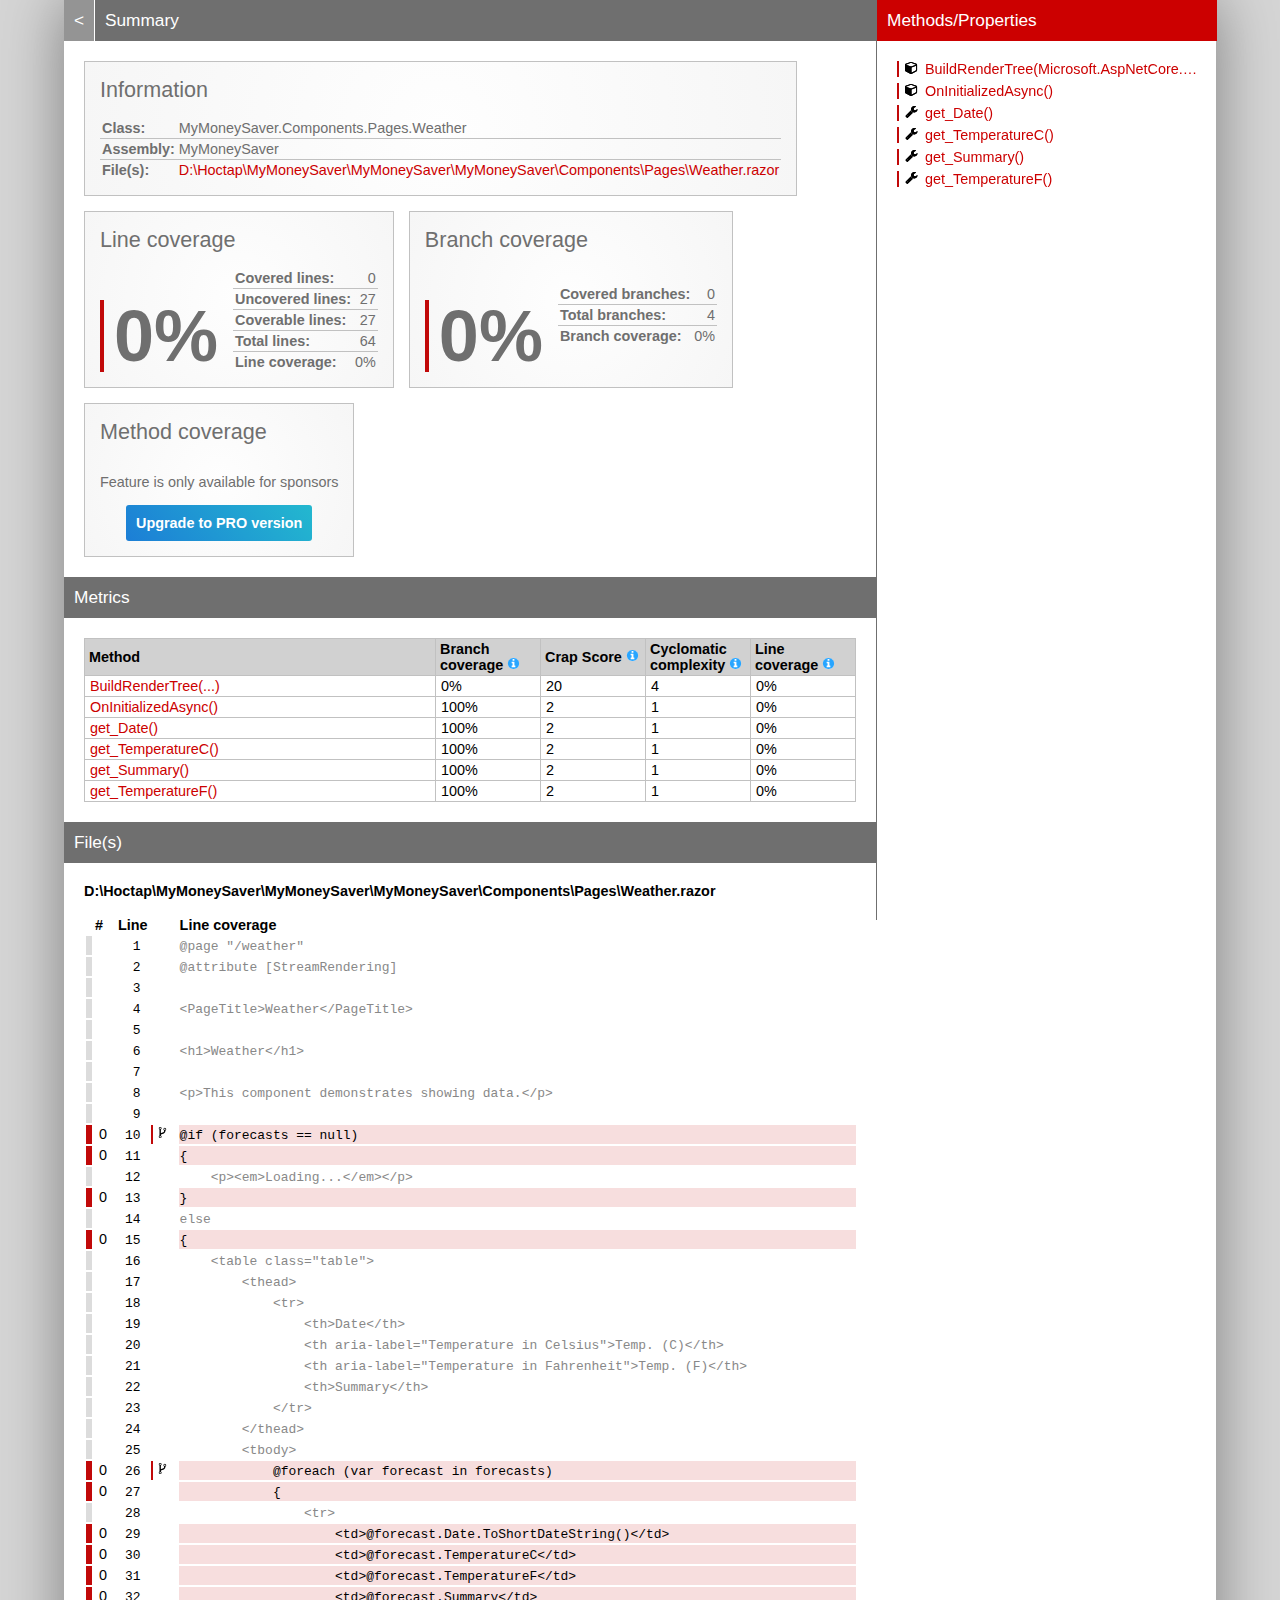
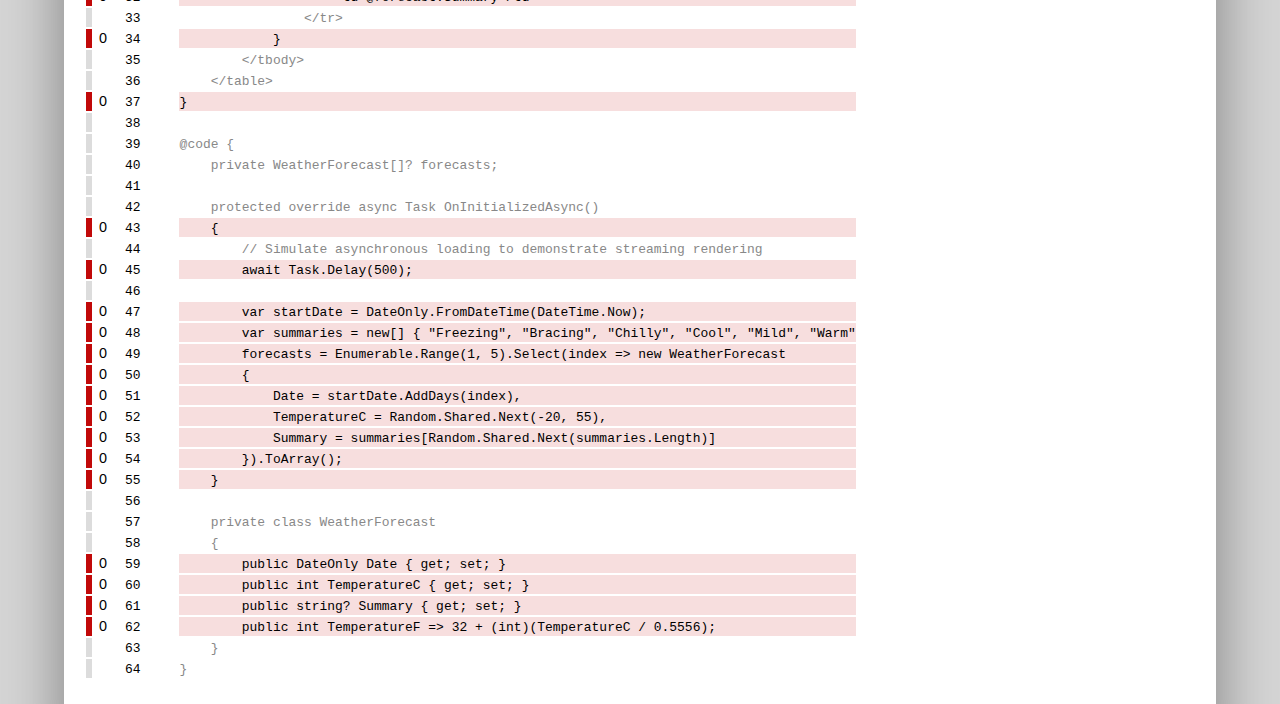
<file: MyMoneySaver/coveragereport/MyMoneySaver_Weather.html>
<!DOCTYPE html>
<html>
<head>
<meta charset="utf-8" />
<meta name="viewport" content="width=device-width, initial-scale=1.0" />
<meta http-equiv="X-UA-Compatible" content="IE=EDGE,chrome=1" />
<link href="[data-uri]" rel="icon" type="image/x-icon" />
<title>MyMoneySaver.Components.Pages.Weather - Coverage Report</title>
<link rel="stylesheet" type="text/css" href="report.css" />
</head><body><div class="container"><div class="containerleft">
<h1><a href="index.html" class="back">&lt;</a> Summary</h1>
<div class="card-group">
<div class="card">
<div class="card-header">Information</div>
<div class="card-body">
<div class="table">
<table>
<tr>
<th>Class:</th>
<td class="limit-width " title="MyMoneySaver.Components.Pages.Weather">MyMoneySaver.Components.Pages.Weather</td>
</tr>
<tr>
<th>Assembly:</th>
<td class="limit-width " title="MyMoneySaver">MyMoneySaver</td>
</tr>
<tr>
<th>File(s):</th>
<td class="overflow-wrap"><a href="#DHoctapMyMoneySaverMyMoneySaverMyMoneySaverComponentsPagesWeatherrazor" class="navigatetohash">D:\Hoctap\MyMoneySaver\MyMoneySaver\MyMoneySaver\Components\Pages\Weather.razor</a></td>
</tr>
</table>
</div>
</div>
</div>
</div>
<div class="card-group">
<div class="card">
<div class="card-header">Line coverage</div>
<div class="card-body">
<div class="large cardpercentagebar cardpercentagebar100">0%</div>
<div class="table">
<table>
<tr>
<th>Covered lines:</th>
<td class="limit-width right" title="0">0</td>
</tr>
<tr>
<th>Uncovered lines:</th>
<td class="limit-width right" title="27">27</td>
</tr>
<tr>
<th>Coverable lines:</th>
<td class="limit-width right" title="27">27</td>
</tr>
<tr>
<th>Total lines:</th>
<td class="limit-width right" title="64">64</td>
</tr>
<tr>
<th>Line coverage:</th>
<td class="limit-width right" title="0 of 27">0%</td>
</tr>
</table>
</div>
</div>
</div>
<div class="card">
<div class="card-header">Branch coverage</div>
<div class="card-body">
<div class="large cardpercentagebar cardpercentagebar100">0%</div>
<div class="table">
<table>
<tr>
<th>Covered branches:</th>
<td class="limit-width right" title="0">0</td>
</tr>
<tr>
<th>Total branches:</th>
<td class="limit-width right" title="4">4</td>
</tr>
<tr>
<th>Branch coverage:</th>
<td class="limit-width right" title="0 of 4">0%</td>
</tr>
</table>
</div>
</div>
</div>
<div class="card">
<div class="card-header">Method coverage</div>
<div class="card-body">
<div class="center">
<p>Feature is only available for sponsors</p>
<a class="pro-button" href="https://reportgenerator.io/pro" target="_blank">Upgrade to PRO version</a>
</div>
</div>
</div>
</div>
<h1>Metrics</h1>
<div class="table-responsive">
<table class="overview table-fixed">
<colgroup>
<col class="column-min-200" />
<col class="column105" />
<col class="column105" />
<col class="column105" />
<col class="column105" />
</colgroup>
<thead><tr><th>Method</th><th>Branch coverage <a href="https://en.wikipedia.org/wiki/Code_coverage" target="_blank"><i class="icon-info-circled"></i></a></th><th>Crap Score <a href="https://googletesting.blogspot.de/2011/02/this-code-is-crap.html" target="_blank"><i class="icon-info-circled"></i></a></th><th>Cyclomatic complexity <a href="https://en.wikipedia.org/wiki/Cyclomatic_complexity" target="_blank"><i class="icon-info-circled"></i></a></th><th>Line coverage <a href="https://en.wikipedia.org/wiki/Code_coverage" target="_blank"><i class="icon-info-circled"></i></a></th></tr></thead>
<tbody>
<tr><td title="BuildRenderTree(Microsoft.AspNetCore.Components.Rendering.RenderTreeBuilder)"><a href="#file0_line10" class="navigatetohash">BuildRenderTree(...)</a></td><td>0%</td><td>20</td><td>4</td><td>0%</td></tr>
<tr><td title="OnInitializedAsync()"><a href="#file0_line43" class="navigatetohash">OnInitializedAsync()</a></td><td>100%</td><td>2</td><td>1</td><td>0%</td></tr>
<tr><td title="get_Date()"><a href="#file0_line59" class="navigatetohash">get_Date()</a></td><td>100%</td><td>2</td><td>1</td><td>0%</td></tr>
<tr><td title="get_TemperatureC()"><a href="#file0_line60" class="navigatetohash">get_TemperatureC()</a></td><td>100%</td><td>2</td><td>1</td><td>0%</td></tr>
<tr><td title="get_Summary()"><a href="#file0_line61" class="navigatetohash">get_Summary()</a></td><td>100%</td><td>2</td><td>1</td><td>0%</td></tr>
<tr><td title="get_TemperatureF()"><a href="#file0_line62" class="navigatetohash">get_TemperatureF()</a></td><td>100%</td><td>2</td><td>1</td><td>0%</td></tr>
</tbody>
</table>
</div>
<h1>File(s)</h1>
<h2 id="DHoctapMyMoneySaverMyMoneySaverMyMoneySaverComponentsPagesWeatherrazor">D:\Hoctap\MyMoneySaver\MyMoneySaver\MyMoneySaver\Components\Pages\Weather.razor</h2>
<div class="table-responsive">
<table class="lineAnalysis">
<thead><tr><th></th><th>#</th><th>Line</th><th></th><th>Line coverage</th></tr></thead>
<tbody>
<tr class="" title="Not coverable" data-coverage="{'AllTestMethods': {'VC': '', 'LVS': 'gray'}}"><td class="gray">&nbsp;</td><td class="leftmargin rightmargin right"></td><td class="rightmargin right"><a id="file0_line1"></a><code>1</code></td><td></td><td class="lightgray"><code>@page&nbsp;&quot;/weather&quot;</code></td></tr>
<tr class="" title="Not coverable" data-coverage="{'AllTestMethods': {'VC': '', 'LVS': 'gray'}}"><td class="gray">&nbsp;</td><td class="leftmargin rightmargin right"></td><td class="rightmargin right"><a id="file0_line2"></a><code>2</code></td><td></td><td class="lightgray"><code>@attribute&nbsp;[StreamRendering]</code></td></tr>
<tr class="" title="Not coverable" data-coverage="{'AllTestMethods': {'VC': '', 'LVS': 'gray'}}"><td class="gray">&nbsp;</td><td class="leftmargin rightmargin right"></td><td class="rightmargin right"><a id="file0_line3"></a><code>3</code></td><td></td><td class="lightgray"><code></code></td></tr>
<tr class="" title="Not coverable" data-coverage="{'AllTestMethods': {'VC': '', 'LVS': 'gray'}}"><td class="gray">&nbsp;</td><td class="leftmargin rightmargin right"></td><td class="rightmargin right"><a id="file0_line4"></a><code>4</code></td><td></td><td class="lightgray"><code>&lt;PageTitle&gt;Weather&lt;/PageTitle&gt;</code></td></tr>
<tr class="" title="Not coverable" data-coverage="{'AllTestMethods': {'VC': '', 'LVS': 'gray'}}"><td class="gray">&nbsp;</td><td class="leftmargin rightmargin right"></td><td class="rightmargin right"><a id="file0_line5"></a><code>5</code></td><td></td><td class="lightgray"><code></code></td></tr>
<tr class="" title="Not coverable" data-coverage="{'AllTestMethods': {'VC': '', 'LVS': 'gray'}}"><td class="gray">&nbsp;</td><td class="leftmargin rightmargin right"></td><td class="rightmargin right"><a id="file0_line6"></a><code>6</code></td><td></td><td class="lightgray"><code>&lt;h1&gt;Weather&lt;/h1&gt;</code></td></tr>
<tr class="" title="Not coverable" data-coverage="{'AllTestMethods': {'VC': '', 'LVS': 'gray'}}"><td class="gray">&nbsp;</td><td class="leftmargin rightmargin right"></td><td class="rightmargin right"><a id="file0_line7"></a><code>7</code></td><td></td><td class="lightgray"><code></code></td></tr>
<tr class="" title="Not coverable" data-coverage="{'AllTestMethods': {'VC': '', 'LVS': 'gray'}}"><td class="gray">&nbsp;</td><td class="leftmargin rightmargin right"></td><td class="rightmargin right"><a id="file0_line8"></a><code>8</code></td><td></td><td class="lightgray"><code>&lt;p&gt;This&nbsp;component&nbsp;demonstrates&nbsp;showing&nbsp;data.&lt;/p&gt;</code></td></tr>
<tr class="" title="Not coverable" data-coverage="{'AllTestMethods': {'VC': '', 'LVS': 'gray'}}"><td class="gray">&nbsp;</td><td class="leftmargin rightmargin right"></td><td class="rightmargin right"><a id="file0_line9"></a><code>9</code></td><td></td><td class="lightgray"><code></code></td></tr>
<tr class="coverableline" title="Not covered (0 visits, 0 of 2 branches are covered)" data-coverage="{'AllTestMethods': {'VC': '0', 'LVS': 'red'}}"><td class="red">&nbsp;</td><td class="leftmargin rightmargin right">0</td><td class="rightmargin right"><a id="file0_line10"></a><code>10</code></td><td class="percentagebar percentagebar0"><i class="icon-fork"></i></td><td class="lightred"><code>@if&nbsp;(forecasts&nbsp;==&nbsp;null)</code></td></tr>
<tr class="coverableline" title="Not covered (0 visits)" data-coverage="{'AllTestMethods': {'VC': '0', 'LVS': 'red'}}"><td class="red">&nbsp;</td><td class="leftmargin rightmargin right">0</td><td class="rightmargin right"><a id="file0_line11"></a><code>11</code></td><td></td><td class="lightred"><code>{</code></td></tr>
<tr class="" title="Not coverable" data-coverage="{'AllTestMethods': {'VC': '', 'LVS': 'gray'}}"><td class="gray">&nbsp;</td><td class="leftmargin rightmargin right"></td><td class="rightmargin right"><a id="file0_line12"></a><code>12</code></td><td></td><td class="lightgray"><code>&nbsp;&nbsp;&nbsp;&nbsp;&lt;p&gt;&lt;em&gt;Loading...&lt;/em&gt;&lt;/p&gt;</code></td></tr>
<tr class="coverableline" title="Not covered (0 visits)" data-coverage="{'AllTestMethods': {'VC': '0', 'LVS': 'red'}}"><td class="red">&nbsp;</td><td class="leftmargin rightmargin right">0</td><td class="rightmargin right"><a id="file0_line13"></a><code>13</code></td><td></td><td class="lightred"><code>}</code></td></tr>
<tr class="" title="Not coverable" data-coverage="{'AllTestMethods': {'VC': '', 'LVS': 'gray'}}"><td class="gray">&nbsp;</td><td class="leftmargin rightmargin right"></td><td class="rightmargin right"><a id="file0_line14"></a><code>14</code></td><td></td><td class="lightgray"><code>else</code></td></tr>
<tr class="coverableline" title="Not covered (0 visits)" data-coverage="{'AllTestMethods': {'VC': '0', 'LVS': 'red'}}"><td class="red">&nbsp;</td><td class="leftmargin rightmargin right">0</td><td class="rightmargin right"><a id="file0_line15"></a><code>15</code></td><td></td><td class="lightred"><code>{</code></td></tr>
<tr class="" title="Not coverable" data-coverage="{'AllTestMethods': {'VC': '', 'LVS': 'gray'}}"><td class="gray">&nbsp;</td><td class="leftmargin rightmargin right"></td><td class="rightmargin right"><a id="file0_line16"></a><code>16</code></td><td></td><td class="lightgray"><code>&nbsp;&nbsp;&nbsp;&nbsp;&lt;table&nbsp;class=&quot;table&quot;&gt;</code></td></tr>
<tr class="" title="Not coverable" data-coverage="{'AllTestMethods': {'VC': '', 'LVS': 'gray'}}"><td class="gray">&nbsp;</td><td class="leftmargin rightmargin right"></td><td class="rightmargin right"><a id="file0_line17"></a><code>17</code></td><td></td><td class="lightgray"><code>&nbsp;&nbsp;&nbsp;&nbsp;&nbsp;&nbsp;&nbsp;&nbsp;&lt;thead&gt;</code></td></tr>
<tr class="" title="Not coverable" data-coverage="{'AllTestMethods': {'VC': '', 'LVS': 'gray'}}"><td class="gray">&nbsp;</td><td class="leftmargin rightmargin right"></td><td class="rightmargin right"><a id="file0_line18"></a><code>18</code></td><td></td><td class="lightgray"><code>&nbsp;&nbsp;&nbsp;&nbsp;&nbsp;&nbsp;&nbsp;&nbsp;&nbsp;&nbsp;&nbsp;&nbsp;&lt;tr&gt;</code></td></tr>
<tr class="" title="Not coverable" data-coverage="{'AllTestMethods': {'VC': '', 'LVS': 'gray'}}"><td class="gray">&nbsp;</td><td class="leftmargin rightmargin right"></td><td class="rightmargin right"><a id="file0_line19"></a><code>19</code></td><td></td><td class="lightgray"><code>&nbsp;&nbsp;&nbsp;&nbsp;&nbsp;&nbsp;&nbsp;&nbsp;&nbsp;&nbsp;&nbsp;&nbsp;&nbsp;&nbsp;&nbsp;&nbsp;&lt;th&gt;Date&lt;/th&gt;</code></td></tr>
<tr class="" title="Not coverable" data-coverage="{'AllTestMethods': {'VC': '', 'LVS': 'gray'}}"><td class="gray">&nbsp;</td><td class="leftmargin rightmargin right"></td><td class="rightmargin right"><a id="file0_line20"></a><code>20</code></td><td></td><td class="lightgray"><code>&nbsp;&nbsp;&nbsp;&nbsp;&nbsp;&nbsp;&nbsp;&nbsp;&nbsp;&nbsp;&nbsp;&nbsp;&nbsp;&nbsp;&nbsp;&nbsp;&lt;th&nbsp;aria-label=&quot;Temperature&nbsp;in&nbsp;Celsius&quot;&gt;Temp.&nbsp;(C)&lt;/th&gt;</code></td></tr>
<tr class="" title="Not coverable" data-coverage="{'AllTestMethods': {'VC': '', 'LVS': 'gray'}}"><td class="gray">&nbsp;</td><td class="leftmargin rightmargin right"></td><td class="rightmargin right"><a id="file0_line21"></a><code>21</code></td><td></td><td class="lightgray"><code>&nbsp;&nbsp;&nbsp;&nbsp;&nbsp;&nbsp;&nbsp;&nbsp;&nbsp;&nbsp;&nbsp;&nbsp;&nbsp;&nbsp;&nbsp;&nbsp;&lt;th&nbsp;aria-label=&quot;Temperature&nbsp;in&nbsp;Fahrenheit&quot;&gt;Temp.&nbsp;(F)&lt;/th&gt;</code></td></tr>
<tr class="" title="Not coverable" data-coverage="{'AllTestMethods': {'VC': '', 'LVS': 'gray'}}"><td class="gray">&nbsp;</td><td class="leftmargin rightmargin right"></td><td class="rightmargin right"><a id="file0_line22"></a><code>22</code></td><td></td><td class="lightgray"><code>&nbsp;&nbsp;&nbsp;&nbsp;&nbsp;&nbsp;&nbsp;&nbsp;&nbsp;&nbsp;&nbsp;&nbsp;&nbsp;&nbsp;&nbsp;&nbsp;&lt;th&gt;Summary&lt;/th&gt;</code></td></tr>
<tr class="" title="Not coverable" data-coverage="{'AllTestMethods': {'VC': '', 'LVS': 'gray'}}"><td class="gray">&nbsp;</td><td class="leftmargin rightmargin right"></td><td class="rightmargin right"><a id="file0_line23"></a><code>23</code></td><td></td><td class="lightgray"><code>&nbsp;&nbsp;&nbsp;&nbsp;&nbsp;&nbsp;&nbsp;&nbsp;&nbsp;&nbsp;&nbsp;&nbsp;&lt;/tr&gt;</code></td></tr>
<tr class="" title="Not coverable" data-coverage="{'AllTestMethods': {'VC': '', 'LVS': 'gray'}}"><td class="gray">&nbsp;</td><td class="leftmargin rightmargin right"></td><td class="rightmargin right"><a id="file0_line24"></a><code>24</code></td><td></td><td class="lightgray"><code>&nbsp;&nbsp;&nbsp;&nbsp;&nbsp;&nbsp;&nbsp;&nbsp;&lt;/thead&gt;</code></td></tr>
<tr class="" title="Not coverable" data-coverage="{'AllTestMethods': {'VC': '', 'LVS': 'gray'}}"><td class="gray">&nbsp;</td><td class="leftmargin rightmargin right"></td><td class="rightmargin right"><a id="file0_line25"></a><code>25</code></td><td></td><td class="lightgray"><code>&nbsp;&nbsp;&nbsp;&nbsp;&nbsp;&nbsp;&nbsp;&nbsp;&lt;tbody&gt;</code></td></tr>
<tr class="coverableline" title="Not covered (0 visits, 0 of 2 branches are covered)" data-coverage="{'AllTestMethods': {'VC': '0', 'LVS': 'red'}}"><td class="red">&nbsp;</td><td class="leftmargin rightmargin right">0</td><td class="rightmargin right"><a id="file0_line26"></a><code>26</code></td><td class="percentagebar percentagebar0"><i class="icon-fork"></i></td><td class="lightred"><code>&nbsp;&nbsp;&nbsp;&nbsp;&nbsp;&nbsp;&nbsp;&nbsp;&nbsp;&nbsp;&nbsp;&nbsp;@foreach&nbsp;(var&nbsp;forecast&nbsp;in&nbsp;forecasts)</code></td></tr>
<tr class="coverableline" title="Not covered (0 visits)" data-coverage="{'AllTestMethods': {'VC': '0', 'LVS': 'red'}}"><td class="red">&nbsp;</td><td class="leftmargin rightmargin right">0</td><td class="rightmargin right"><a id="file0_line27"></a><code>27</code></td><td></td><td class="lightred"><code>&nbsp;&nbsp;&nbsp;&nbsp;&nbsp;&nbsp;&nbsp;&nbsp;&nbsp;&nbsp;&nbsp;&nbsp;{</code></td></tr>
<tr class="" title="Not coverable" data-coverage="{'AllTestMethods': {'VC': '', 'LVS': 'gray'}}"><td class="gray">&nbsp;</td><td class="leftmargin rightmargin right"></td><td class="rightmargin right"><a id="file0_line28"></a><code>28</code></td><td></td><td class="lightgray"><code>&nbsp;&nbsp;&nbsp;&nbsp;&nbsp;&nbsp;&nbsp;&nbsp;&nbsp;&nbsp;&nbsp;&nbsp;&nbsp;&nbsp;&nbsp;&nbsp;&lt;tr&gt;</code></td></tr>
<tr class="coverableline" title="Not covered (0 visits)" data-coverage="{'AllTestMethods': {'VC': '0', 'LVS': 'red'}}"><td class="red">&nbsp;</td><td class="leftmargin rightmargin right">0</td><td class="rightmargin right"><a id="file0_line29"></a><code>29</code></td><td></td><td class="lightred"><code>&nbsp;&nbsp;&nbsp;&nbsp;&nbsp;&nbsp;&nbsp;&nbsp;&nbsp;&nbsp;&nbsp;&nbsp;&nbsp;&nbsp;&nbsp;&nbsp;&nbsp;&nbsp;&nbsp;&nbsp;&lt;td&gt;@forecast.Date.ToShortDateString()&lt;/td&gt;</code></td></tr>
<tr class="coverableline" title="Not covered (0 visits)" data-coverage="{'AllTestMethods': {'VC': '0', 'LVS': 'red'}}"><td class="red">&nbsp;</td><td class="leftmargin rightmargin right">0</td><td class="rightmargin right"><a id="file0_line30"></a><code>30</code></td><td></td><td class="lightred"><code>&nbsp;&nbsp;&nbsp;&nbsp;&nbsp;&nbsp;&nbsp;&nbsp;&nbsp;&nbsp;&nbsp;&nbsp;&nbsp;&nbsp;&nbsp;&nbsp;&nbsp;&nbsp;&nbsp;&nbsp;&lt;td&gt;@forecast.TemperatureC&lt;/td&gt;</code></td></tr>
<tr class="coverableline" title="Not covered (0 visits)" data-coverage="{'AllTestMethods': {'VC': '0', 'LVS': 'red'}}"><td class="red">&nbsp;</td><td class="leftmargin rightmargin right">0</td><td class="rightmargin right"><a id="file0_line31"></a><code>31</code></td><td></td><td class="lightred"><code>&nbsp;&nbsp;&nbsp;&nbsp;&nbsp;&nbsp;&nbsp;&nbsp;&nbsp;&nbsp;&nbsp;&nbsp;&nbsp;&nbsp;&nbsp;&nbsp;&nbsp;&nbsp;&nbsp;&nbsp;&lt;td&gt;@forecast.TemperatureF&lt;/td&gt;</code></td></tr>
<tr class="coverableline" title="Not covered (0 visits)" data-coverage="{'AllTestMethods': {'VC': '0', 'LVS': 'red'}}"><td class="red">&nbsp;</td><td class="leftmargin rightmargin right">0</td><td class="rightmargin right"><a id="file0_line32"></a><code>32</code></td><td></td><td class="lightred"><code>&nbsp;&nbsp;&nbsp;&nbsp;&nbsp;&nbsp;&nbsp;&nbsp;&nbsp;&nbsp;&nbsp;&nbsp;&nbsp;&nbsp;&nbsp;&nbsp;&nbsp;&nbsp;&nbsp;&nbsp;&lt;td&gt;@forecast.Summary&lt;/td&gt;</code></td></tr>
<tr class="" title="Not coverable" data-coverage="{'AllTestMethods': {'VC': '', 'LVS': 'gray'}}"><td class="gray">&nbsp;</td><td class="leftmargin rightmargin right"></td><td class="rightmargin right"><a id="file0_line33"></a><code>33</code></td><td></td><td class="lightgray"><code>&nbsp;&nbsp;&nbsp;&nbsp;&nbsp;&nbsp;&nbsp;&nbsp;&nbsp;&nbsp;&nbsp;&nbsp;&nbsp;&nbsp;&nbsp;&nbsp;&lt;/tr&gt;</code></td></tr>
<tr class="coverableline" title="Not covered (0 visits)" data-coverage="{'AllTestMethods': {'VC': '0', 'LVS': 'red'}}"><td class="red">&nbsp;</td><td class="leftmargin rightmargin right">0</td><td class="rightmargin right"><a id="file0_line34"></a><code>34</code></td><td></td><td class="lightred"><code>&nbsp;&nbsp;&nbsp;&nbsp;&nbsp;&nbsp;&nbsp;&nbsp;&nbsp;&nbsp;&nbsp;&nbsp;}</code></td></tr>
<tr class="" title="Not coverable" data-coverage="{'AllTestMethods': {'VC': '', 'LVS': 'gray'}}"><td class="gray">&nbsp;</td><td class="leftmargin rightmargin right"></td><td class="rightmargin right"><a id="file0_line35"></a><code>35</code></td><td></td><td class="lightgray"><code>&nbsp;&nbsp;&nbsp;&nbsp;&nbsp;&nbsp;&nbsp;&nbsp;&lt;/tbody&gt;</code></td></tr>
<tr class="" title="Not coverable" data-coverage="{'AllTestMethods': {'VC': '', 'LVS': 'gray'}}"><td class="gray">&nbsp;</td><td class="leftmargin rightmargin right"></td><td class="rightmargin right"><a id="file0_line36"></a><code>36</code></td><td></td><td class="lightgray"><code>&nbsp;&nbsp;&nbsp;&nbsp;&lt;/table&gt;</code></td></tr>
<tr class="coverableline" title="Not covered (0 visits)" data-coverage="{'AllTestMethods': {'VC': '0', 'LVS': 'red'}}"><td class="red">&nbsp;</td><td class="leftmargin rightmargin right">0</td><td class="rightmargin right"><a id="file0_line37"></a><code>37</code></td><td></td><td class="lightred"><code>}</code></td></tr>
<tr class="" title="Not coverable" data-coverage="{'AllTestMethods': {'VC': '', 'LVS': 'gray'}}"><td class="gray">&nbsp;</td><td class="leftmargin rightmargin right"></td><td class="rightmargin right"><a id="file0_line38"></a><code>38</code></td><td></td><td class="lightgray"><code></code></td></tr>
<tr class="" title="Not coverable" data-coverage="{'AllTestMethods': {'VC': '', 'LVS': 'gray'}}"><td class="gray">&nbsp;</td><td class="leftmargin rightmargin right"></td><td class="rightmargin right"><a id="file0_line39"></a><code>39</code></td><td></td><td class="lightgray"><code>@code&nbsp;{</code></td></tr>
<tr class="" title="Not coverable" data-coverage="{'AllTestMethods': {'VC': '', 'LVS': 'gray'}}"><td class="gray">&nbsp;</td><td class="leftmargin rightmargin right"></td><td class="rightmargin right"><a id="file0_line40"></a><code>40</code></td><td></td><td class="lightgray"><code>&nbsp;&nbsp;&nbsp;&nbsp;private&nbsp;WeatherForecast[]?&nbsp;forecasts;</code></td></tr>
<tr class="" title="Not coverable" data-coverage="{'AllTestMethods': {'VC': '', 'LVS': 'gray'}}"><td class="gray">&nbsp;</td><td class="leftmargin rightmargin right"></td><td class="rightmargin right"><a id="file0_line41"></a><code>41</code></td><td></td><td class="lightgray"><code></code></td></tr>
<tr class="" title="Not coverable" data-coverage="{'AllTestMethods': {'VC': '', 'LVS': 'gray'}}"><td class="gray">&nbsp;</td><td class="leftmargin rightmargin right"></td><td class="rightmargin right"><a id="file0_line42"></a><code>42</code></td><td></td><td class="lightgray"><code>&nbsp;&nbsp;&nbsp;&nbsp;protected&nbsp;override&nbsp;async&nbsp;Task&nbsp;OnInitializedAsync()</code></td></tr>
<tr class="coverableline" title="Not covered (0 visits)" data-coverage="{'AllTestMethods': {'VC': '0', 'LVS': 'red'}}"><td class="red">&nbsp;</td><td class="leftmargin rightmargin right">0</td><td class="rightmargin right"><a id="file0_line43"></a><code>43</code></td><td></td><td class="lightred"><code>&nbsp;&nbsp;&nbsp;&nbsp;{</code></td></tr>
<tr class="" title="Not coverable" data-coverage="{'AllTestMethods': {'VC': '', 'LVS': 'gray'}}"><td class="gray">&nbsp;</td><td class="leftmargin rightmargin right"></td><td class="rightmargin right"><a id="file0_line44"></a><code>44</code></td><td></td><td class="lightgray"><code>&nbsp;&nbsp;&nbsp;&nbsp;&nbsp;&nbsp;&nbsp;&nbsp;//&nbsp;Simulate&nbsp;asynchronous&nbsp;loading&nbsp;to&nbsp;demonstrate&nbsp;streaming&nbsp;rendering</code></td></tr>
<tr class="coverableline" title="Not covered (0 visits)" data-coverage="{'AllTestMethods': {'VC': '0', 'LVS': 'red'}}"><td class="red">&nbsp;</td><td class="leftmargin rightmargin right">0</td><td class="rightmargin right"><a id="file0_line45"></a><code>45</code></td><td></td><td class="lightred"><code>&nbsp;&nbsp;&nbsp;&nbsp;&nbsp;&nbsp;&nbsp;&nbsp;await&nbsp;Task.Delay(500);</code></td></tr>
<tr class="" title="Not coverable" data-coverage="{'AllTestMethods': {'VC': '', 'LVS': 'gray'}}"><td class="gray">&nbsp;</td><td class="leftmargin rightmargin right"></td><td class="rightmargin right"><a id="file0_line46"></a><code>46</code></td><td></td><td class="lightgray"><code></code></td></tr>
<tr class="coverableline" title="Not covered (0 visits)" data-coverage="{'AllTestMethods': {'VC': '0', 'LVS': 'red'}}"><td class="red">&nbsp;</td><td class="leftmargin rightmargin right">0</td><td class="rightmargin right"><a id="file0_line47"></a><code>47</code></td><td></td><td class="lightred"><code>&nbsp;&nbsp;&nbsp;&nbsp;&nbsp;&nbsp;&nbsp;&nbsp;var&nbsp;startDate&nbsp;=&nbsp;DateOnly.FromDateTime(DateTime.Now);</code></td></tr>
<tr class="coverableline" title="Not covered (0 visits)" data-coverage="{'AllTestMethods': {'VC': '0', 'LVS': 'red'}}"><td class="red">&nbsp;</td><td class="leftmargin rightmargin right">0</td><td class="rightmargin right"><a id="file0_line48"></a><code>48</code></td><td></td><td class="lightred"><code>&nbsp;&nbsp;&nbsp;&nbsp;&nbsp;&nbsp;&nbsp;&nbsp;var&nbsp;summaries&nbsp;=&nbsp;new[]&nbsp;{&nbsp;&quot;Freezing&quot;,&nbsp;&quot;Bracing&quot;,&nbsp;&quot;Chilly&quot;,&nbsp;&quot;Cool&quot;,&nbsp;&quot;Mild&quot;,&nbsp;&quot;Warm&quot;,&nbsp;&quot;Balmy&quot;,&nbsp;&quot;Hot&quot;,&nbsp;&quot;Sweltering&quot;,&nbsp;&quot;</code></td></tr>
<tr class="coverableline" title="Not covered (0 visits)" data-coverage="{'AllTestMethods': {'VC': '0', 'LVS': 'red'}}"><td class="red">&nbsp;</td><td class="leftmargin rightmargin right">0</td><td class="rightmargin right"><a id="file0_line49"></a><code>49</code></td><td></td><td class="lightred"><code>&nbsp;&nbsp;&nbsp;&nbsp;&nbsp;&nbsp;&nbsp;&nbsp;forecasts&nbsp;=&nbsp;Enumerable.Range(1,&nbsp;5).Select(index&nbsp;=&gt;&nbsp;new&nbsp;WeatherForecast</code></td></tr>
<tr class="coverableline" title="Not covered (0 visits)" data-coverage="{'AllTestMethods': {'VC': '0', 'LVS': 'red'}}"><td class="red">&nbsp;</td><td class="leftmargin rightmargin right">0</td><td class="rightmargin right"><a id="file0_line50"></a><code>50</code></td><td></td><td class="lightred"><code>&nbsp;&nbsp;&nbsp;&nbsp;&nbsp;&nbsp;&nbsp;&nbsp;{</code></td></tr>
<tr class="coverableline" title="Not covered (0 visits)" data-coverage="{'AllTestMethods': {'VC': '0', 'LVS': 'red'}}"><td class="red">&nbsp;</td><td class="leftmargin rightmargin right">0</td><td class="rightmargin right"><a id="file0_line51"></a><code>51</code></td><td></td><td class="lightred"><code>&nbsp;&nbsp;&nbsp;&nbsp;&nbsp;&nbsp;&nbsp;&nbsp;&nbsp;&nbsp;&nbsp;&nbsp;Date&nbsp;=&nbsp;startDate.AddDays(index),</code></td></tr>
<tr class="coverableline" title="Not covered (0 visits)" data-coverage="{'AllTestMethods': {'VC': '0', 'LVS': 'red'}}"><td class="red">&nbsp;</td><td class="leftmargin rightmargin right">0</td><td class="rightmargin right"><a id="file0_line52"></a><code>52</code></td><td></td><td class="lightred"><code>&nbsp;&nbsp;&nbsp;&nbsp;&nbsp;&nbsp;&nbsp;&nbsp;&nbsp;&nbsp;&nbsp;&nbsp;TemperatureC&nbsp;=&nbsp;Random.Shared.Next(-20,&nbsp;55),</code></td></tr>
<tr class="coverableline" title="Not covered (0 visits)" data-coverage="{'AllTestMethods': {'VC': '0', 'LVS': 'red'}}"><td class="red">&nbsp;</td><td class="leftmargin rightmargin right">0</td><td class="rightmargin right"><a id="file0_line53"></a><code>53</code></td><td></td><td class="lightred"><code>&nbsp;&nbsp;&nbsp;&nbsp;&nbsp;&nbsp;&nbsp;&nbsp;&nbsp;&nbsp;&nbsp;&nbsp;Summary&nbsp;=&nbsp;summaries[Random.Shared.Next(summaries.Length)]</code></td></tr>
<tr class="coverableline" title="Not covered (0 visits)" data-coverage="{'AllTestMethods': {'VC': '0', 'LVS': 'red'}}"><td class="red">&nbsp;</td><td class="leftmargin rightmargin right">0</td><td class="rightmargin right"><a id="file0_line54"></a><code>54</code></td><td></td><td class="lightred"><code>&nbsp;&nbsp;&nbsp;&nbsp;&nbsp;&nbsp;&nbsp;&nbsp;}).ToArray();</code></td></tr>
<tr class="coverableline" title="Not covered (0 visits)" data-coverage="{'AllTestMethods': {'VC': '0', 'LVS': 'red'}}"><td class="red">&nbsp;</td><td class="leftmargin rightmargin right">0</td><td class="rightmargin right"><a id="file0_line55"></a><code>55</code></td><td></td><td class="lightred"><code>&nbsp;&nbsp;&nbsp;&nbsp;}</code></td></tr>
<tr class="" title="Not coverable" data-coverage="{'AllTestMethods': {'VC': '', 'LVS': 'gray'}}"><td class="gray">&nbsp;</td><td class="leftmargin rightmargin right"></td><td class="rightmargin right"><a id="file0_line56"></a><code>56</code></td><td></td><td class="lightgray"><code></code></td></tr>
<tr class="" title="Not coverable" data-coverage="{'AllTestMethods': {'VC': '', 'LVS': 'gray'}}"><td class="gray">&nbsp;</td><td class="leftmargin rightmargin right"></td><td class="rightmargin right"><a id="file0_line57"></a><code>57</code></td><td></td><td class="lightgray"><code>&nbsp;&nbsp;&nbsp;&nbsp;private&nbsp;class&nbsp;WeatherForecast</code></td></tr>
<tr class="" title="Not coverable" data-coverage="{'AllTestMethods': {'VC': '', 'LVS': 'gray'}}"><td class="gray">&nbsp;</td><td class="leftmargin rightmargin right"></td><td class="rightmargin right"><a id="file0_line58"></a><code>58</code></td><td></td><td class="lightgray"><code>&nbsp;&nbsp;&nbsp;&nbsp;{</code></td></tr>
<tr class="coverableline" title="Not covered (0 visits)" data-coverage="{'AllTestMethods': {'VC': '0', 'LVS': 'red'}}"><td class="red">&nbsp;</td><td class="leftmargin rightmargin right">0</td><td class="rightmargin right"><a id="file0_line59"></a><code>59</code></td><td></td><td class="lightred"><code>&nbsp;&nbsp;&nbsp;&nbsp;&nbsp;&nbsp;&nbsp;&nbsp;public&nbsp;DateOnly&nbsp;Date&nbsp;{&nbsp;get;&nbsp;set;&nbsp;}</code></td></tr>
<tr class="coverableline" title="Not covered (0 visits)" data-coverage="{'AllTestMethods': {'VC': '0', 'LVS': 'red'}}"><td class="red">&nbsp;</td><td class="leftmargin rightmargin right">0</td><td class="rightmargin right"><a id="file0_line60"></a><code>60</code></td><td></td><td class="lightred"><code>&nbsp;&nbsp;&nbsp;&nbsp;&nbsp;&nbsp;&nbsp;&nbsp;public&nbsp;int&nbsp;TemperatureC&nbsp;{&nbsp;get;&nbsp;set;&nbsp;}</code></td></tr>
<tr class="coverableline" title="Not covered (0 visits)" data-coverage="{'AllTestMethods': {'VC': '0', 'LVS': 'red'}}"><td class="red">&nbsp;</td><td class="leftmargin rightmargin right">0</td><td class="rightmargin right"><a id="file0_line61"></a><code>61</code></td><td></td><td class="lightred"><code>&nbsp;&nbsp;&nbsp;&nbsp;&nbsp;&nbsp;&nbsp;&nbsp;public&nbsp;string?&nbsp;Summary&nbsp;{&nbsp;get;&nbsp;set;&nbsp;}</code></td></tr>
<tr class="coverableline" title="Not covered (0 visits)" data-coverage="{'AllTestMethods': {'VC': '0', 'LVS': 'red'}}"><td class="red">&nbsp;</td><td class="leftmargin rightmargin right">0</td><td class="rightmargin right"><a id="file0_line62"></a><code>62</code></td><td></td><td class="lightred"><code>&nbsp;&nbsp;&nbsp;&nbsp;&nbsp;&nbsp;&nbsp;&nbsp;public&nbsp;int&nbsp;TemperatureF&nbsp;=&gt;&nbsp;32&nbsp;+&nbsp;(int)(TemperatureC&nbsp;/&nbsp;0.5556);</code></td></tr>
<tr class="" title="Not coverable" data-coverage="{'AllTestMethods': {'VC': '', 'LVS': 'gray'}}"><td class="gray">&nbsp;</td><td class="leftmargin rightmargin right"></td><td class="rightmargin right"><a id="file0_line63"></a><code>63</code></td><td></td><td class="lightgray"><code>&nbsp;&nbsp;&nbsp;&nbsp;}</code></td></tr>
<tr class="" title="Not coverable" data-coverage="{'AllTestMethods': {'VC': '', 'LVS': 'gray'}}"><td class="gray">&nbsp;</td><td class="leftmargin rightmargin right"></td><td class="rightmargin right"><a id="file0_line64"></a><code>64</code></td><td></td><td class="lightgray"><code>}</code></td></tr>
</tbody>
</table>
</div>
<div class="footer">Generated by: ReportGenerator 5.5.0.0<br />02/12/2025 - 10:58:53 CH<br /><a href="https://github.com/danielpalme/ReportGenerator">GitHub</a> | <a href="https://reportgenerator.io">reportgenerator.io</a></div></div>
<div class="containerright">
<div class="containerrightfixed">
<h1>Methods/Properties</h1>
<a href="#file0_line10" class="navigatetohash percentagebar percentagebar0" title="Line coverage: 0% - BuildRenderTree(Microsoft.AspNetCore.Components.Rendering.RenderTreeBuilder)"><i class="icon-cube"></i>BuildRenderTree(Microsoft.AspNetCore.Components.Rendering.RenderTreeBuilder)</a><br />
<a href="#file0_line43" class="navigatetohash percentagebar percentagebar0" title="Line coverage: 0% - OnInitializedAsync()"><i class="icon-cube"></i>OnInitializedAsync()</a><br />
<a href="#file0_line59" class="navigatetohash percentagebar percentagebar0" title="Line coverage: 0% - get_Date()"><i class="icon-wrench"></i>get_Date()</a><br />
<a href="#file0_line60" class="navigatetohash percentagebar percentagebar0" title="Line coverage: 0% - get_TemperatureC()"><i class="icon-wrench"></i>get_TemperatureC()</a><br />
<a href="#file0_line61" class="navigatetohash percentagebar percentagebar0" title="Line coverage: 0% - get_Summary()"><i class="icon-wrench"></i>get_Summary()</a><br />
<a href="#file0_line62" class="navigatetohash percentagebar percentagebar0" title="Line coverage: 0% - get_TemperatureF()"><i class="icon-wrench"></i>get_TemperatureF()</a><br />
<br/></div>
</div></div>
<script type="text/javascript">
/* <![CDATA[ */
(function() {
    var url = window.location.href;
    var startOfQueryString = url.indexOf('?');
    var queryString = startOfQueryString > -1 ? url.substr(startOfQueryString) : '';

    if (startOfQueryString > -1) {
        var i = 0, href= null;
        var css = document.getElementsByTagName('link');

        for (i = 0; i < css.length; i++) {
            if (css[i].getAttribute('rel') !== 'stylesheet') {
            continue;
            }

            href = css[i].getAttribute('href');

            if (href) {
            css[i].setAttribute('href', href + queryString);
            }
        }

        var links = document.getElementsByTagName('a');

        for (i = 0; i < links.length; i++) {
            href = links[i].getAttribute('href');

            if (href
                && !href.startsWith('http://')
                && !href.startsWith('https://')
                && !href.startsWith('#')
                && href.indexOf('?') === -1) {
            links[i].setAttribute('href', href + queryString);
            }
        }
    }

    var newScript = document.createElement('script');
    newScript.src = 'class.js' + queryString;
    document.getElementsByTagName('body')[0].appendChild(newScript);
})();
/* ]]> */ 
</script></body></html>
</file>
<file: MyMoneySaver/coveragereport/report.css>
:root {
    color-scheme: light;
    --green: #0aad0a;
    --lightgreen: #dcf4dc;
}

html { font-family: sans-serif; margin: 0; padding: 0; font-size: 0.9em; background-color: #d6d6d6; height: 100%; }
body { margin: 0; padding: 0; height: 100%; color: #000; }
h1 { font-family: 'Century Gothic', sans-serif; font-size: 1.2em; font-weight: normal; color: #fff; background-color: #6f6f6f; padding: 10px; margin: 20px -20px 20px -20px;  }
h1:first-of-type { margin-top: 0; }
h2 { font-size: 1.0em; font-weight: bold; margin: 10px 0 15px 0; padding: 0; }
h3 { font-size: 1.0em; font-weight: bold; margin: 0 0 10px 0; padding: 0; display: inline-block; }
input, select, button { border: 1px solid #767676; border-radius: 0; }
button { background-color: #ddd; cursor: pointer; }
a { color: #c00; text-decoration: none; }
a:hover { color: #000; text-decoration: none; }
h1 a.back { color: #fff; background-color: #949494; display: inline-block; margin: -12px 5px -10px -10px; padding: 10px; border-right: 1px solid #fff; }
h1 a.back:hover { background-color: #ccc; }
h1 a.button { color: #000; background-color: #bebebe; margin: -5px 0 0 10px; padding: 5px 8px 5px 8px; border: 1px solid #fff; font-size: 0.9em; border-radius: 3px; float:right; }
h1 a.button:hover { background-color: #ccc; }
h1 a.button i { position: relative; top: 1px; }

.container { margin: auto; max-width: 1650px; width: 90%; background-color: #fff; display: flex; box-shadow: 0 0 60px #7d7d7d; min-height: 100%; }
.containerleft { padding: 0 20px 20px 20px; flex: 1; min-width: 1%; }
.containerright { width: 340px; min-width: 340px; background-color: #e5e5e5; height: 100%; }
.containerrightfixed { position: fixed; padding: 0 20px 20px 20px; border-left: 1px solid #6f6f6f; width: 300px; overflow-y: auto; height: 100%; top: 0; bottom: 0; }
.containerrightfixed h1 { background-color: #c00; }
.containerrightfixed label, .containerright a { white-space: nowrap; overflow: hidden; display: inline-block; width: 100%; max-width: 300px; text-overflow: ellipsis; }
.containerright a { margin-bottom: 3px; }

@media screen and (max-width:1200px){ 
    .container { box-shadow: none; width: 100%; }
    .containerright { display: none; }
}

.popup-container { position: fixed; left: 0; right: 0; top: 0; bottom: 0; background-color: rgb(0, 0, 0, 0.6); z-index: 100; }
.popup { position: absolute; top: 50%; right: 50%; transform: translate(50%,-50%); background-color: #fff; padding: 25px; border-radius: 15px; min-width: 300px; }
.popup .close { text-align: right; color: #979797; font-size: 25px;position: relative; left: 10px; bottom: 10px; cursor: pointer; }

.footer { font-size: 0.7em; text-align: center; margin-top: 35px; }

.card-group { display: flex; flex-wrap: wrap; margin-top: -15px; margin-left: -15px; }
.card-group + .card-group { margin-top: 0; }
.card-group .card { margin-top: 15px; margin-left: 15px; display: flex; flex-direction: column; background-color: #e4e4e4; background: radial-gradient(circle, #fefefe 0%, #f6f6f6 100%); border: 1px solid #c1c1c1; padding: 15px; color: #6f6f6f; max-width: 100% }
.card-group .card .card-header { font-size: 1.5rem; font-family: 'Century Gothic', sans-serif; margin-bottom: 15px; flex-grow: 1; }
.card-group .card .card-body { display: flex; flex-direction: row; gap: 15px; flex-grow: 1; }
.card-group .card .card-body div.table { display: flex; flex-direction: column; }
.card-group .card .large { font-size: 5rem; line-height: 5rem; font-weight: bold; align-self: flex-end; border-left-width: 4px; padding-left: 10px; }
.card-group .card table { align-self: flex-end; border-collapse: collapse; }
.card-group .card table tr { border-bottom: 1px solid #c1c1c1; }
.card-group .card table tr:hover { background-color: #c1c1c1; }
.card-group .card table tr:last-child { border-bottom: none; }
.card-group .card table th, .card-group .card table td { padding: 2px; }
.card-group td.limit-width { max-width: 200px; text-overflow: ellipsis; overflow: hidden; }
.card-group td.overflow-wrap { overflow-wrap: anywhere; }

.pro-button { color: #fff; background-color: #20A0D2; background-image: linear-gradient(50deg, #1c7ed6 0%, #23b8cf 100%); padding: 10px; border-radius: 3px; font-weight: bold; display: inline-block; }
.pro-button:hover { color: #fff; background-color: #1C8EB7; background-image: linear-gradient(50deg, #1A6FBA 0%, #1EA1B5 100%); }
.pro-button-tiny { border-radius: 10px; padding: 3px 8px; }

th { text-align: left; }
.table-fixed { table-layout: fixed; }
.table-responsive { overflow-x: auto; }
.table-responsive::-webkit-scrollbar { height: 20px; }
.table-responsive::-webkit-scrollbar-thumb { background-color: #6f6f6f; border-radius: 20px; border: 5px solid #fff; }
.overview { border: 1px solid #c1c1c1; border-collapse: collapse; width: 100%; word-wrap: break-word; }
.overview th { border: 1px solid #c1c1c1; border-collapse: collapse; padding: 2px 4px 2px 4px; background-color: #ddd; }
.overview tr.namespace th { background-color: #dcdcdc; }
.overview thead th { background-color: #d1d1d1; }
.overview th a { color: #000; }
.overview tr.namespace a { margin-left: 15px; display: block; }
.overview td { border: 1px solid #c1c1c1; border-collapse: collapse; padding: 2px 5px 2px 5px; }
.overview tr.filterbar td { height: 60px; }
.overview tr.header th { background-color: #d1d1d1; }
.overview tr.header th:nth-child(2n+1) { background-color: #ddd; }
.overview tr.header th:first-child { border-left: 1px solid #fff; border-top: 1px solid #fff; background-color: #fff; }
.overview tbody tr:hover>td { background-color: #b0b0b0; }

div.currenthistory { margin: -2px -5px 0 -5px; padding: 2px 5px 2px 5px; height: 16px; }
.coverage { border-collapse: collapse; font-size: 5px; height: 10px; }
.coverage td { padding: 0; border: none; }
.stripped tr:nth-child(2n+1) { background-color: #F3F3F3; }

.customizebox { font-size: 0.75em; margin-bottom: 7px; display: grid; grid-template-columns: 1fr; grid-template-rows: auto auto auto auto; grid-column-gap: 10px; grid-row-gap: 10px; }
.customizebox>div { align-self: end; }
.customizebox div.col-right input { width: 150px; }

@media screen and (min-width: 1000px) {
  .customizebox { grid-template-columns: repeat(4, 1fr); grid-template-rows: 1fr; }
  .customizebox div.col-center { justify-self: center; }
  .customizebox div.col-right { justify-self: end; }
}
.slider-label { position: relative; left: 85px; }

.percentagebar {
    padding-left: 3px;
}
a.percentagebar {
    padding-left: 6px;
}
.percentagebarundefined {
    border-left: 2px solid #fff;
}
.percentagebar0 {
    border-left: 2px solid #c10909;
}
.percentagebar10 {
    border-left: 2px solid;
    border-image: linear-gradient(to bottom, #c10909 90%, var(--green) 90%, var(--green) 100%) 1;
}
.percentagebar20 {
    border-left: 2px solid;
    border-image: linear-gradient(to bottom, #c10909 80%, var(--green) 80%, var(--green) 100%) 1;
}
.percentagebar30 {
    border-left: 2px solid;
    border-image: linear-gradient(to bottom, #c10909 70%, var(--green) 70%, var(--green) 100%) 1;
}
.percentagebar40 {
    border-left: 2px solid;
    border-image: linear-gradient(to bottom, #c10909 60%, var(--green) 60%, var(--green) 100%) 1;
}
.percentagebar50 {
    border-left: 2px solid;
    border-image: linear-gradient(to bottom, #c10909 50%, var(--green) 50%, var(--green) 100%) 1;
}
.percentagebar60 {
    border-left: 2px solid;
    border-image: linear-gradient(to bottom, #c10909 40%, var(--green) 40%, var(--green) 100%) 1;
}
.percentagebar70 {
    border-left: 2px solid;
    border-image: linear-gradient(to bottom, #c10909 30%, var(--green) 30%, var(--green) 100%) 1;
}
.percentagebar80 {
    border-left: 2px solid;
    border-image: linear-gradient(to bottom, #c10909 20%, var(--green) 20%, var(--green) 100%) 1;
}
.percentagebar90 {
    border-left: 2px solid;
    border-image: linear-gradient(to bottom, #c10909 10%, var(--green) 10%, var(--green) 100%) 1;
}
.percentagebar100 {
    border-left: 2px solid var(--green);
}

.mt-1 { margin-top: 4px; }
.hidden, .ng-hide { display: none; }
.right { text-align: right; }
.center { text-align: center; }
.rightmargin  { padding-right: 8px; }
.leftmargin { padding-left: 5px; }
.green { background-color: var(--green); }
.lightgreen { background-color: var(--lightgreen); }
.red { background-color: #c10909; }
.lightred { background-color: #f7dede; }
.orange { background-color: #FFA500; }
.lightorange { background-color: #FFEFD5; }
.gray { background-color: #dcdcdc; }
.lightgray { color: #888888; }
.lightgraybg { background-color: #dadada; }

code { font-family: Consolas, monospace; font-size: 0.9em; }

.toggleZoom { text-align:right; }

.historychart svg { max-width: 100%; }
.ct-chart { position: relative; }
.ct-chart .ct-line { stroke-width: 2px !important; }
.ct-chart .ct-point { stroke-width: 6px !important; transition: stroke-width .2s; }
.ct-chart .ct-point:hover { stroke-width: 10px !important; }
.ct-chart .ct-series.ct-series-a .ct-line, .ct-chart .ct-series.ct-series-a .ct-point { stroke: #c00 !important;}
.ct-chart .ct-series.ct-series-b .ct-line, .ct-chart .ct-series.ct-series-b .ct-point { stroke: #1c2298 !important;}
.ct-chart .ct-series.ct-series-c .ct-line, .ct-chart .ct-series.ct-series-c .ct-point { stroke: #0aad0a !important;}
.ct-chart .ct-series.ct-series-d .ct-line, .ct-chart .ct-series.ct-series-d .ct-point { stroke: #FF6A00 !important;}

.tinylinecoveragechart, .tinybranchcoveragechart, .tinymethodcoveragechart, .tinyfullmethodcoveragechart { background-color: #fff; margin-left: -3px; float: left; border: 1px solid #c1c1c1; width: 30px; height: 18px; }
.historiccoverageoffset { margin-top: 7px; }

.tinylinecoveragechart .ct-line, .tinybranchcoveragechart .ct-line, .tinymethodcoveragechart .ct-line, .tinyfullmethodcoveragechart .ct-line { stroke-width: 1px !important; }
.tinybranchcoveragechart .ct-series.ct-series-a .ct-line { stroke: #1c2298 !important; }
.tinymethodcoveragechart .ct-series.ct-series-a .ct-line { stroke: #0aad0a !important; }
.tinyfullmethodcoveragechart .ct-series.ct-series-a .ct-line { stroke: #FF6A00 !important; }

.linecoverage { background-color: #c00; width: 10px; height: 8px; border: 1px solid #000; display: inline-block; }
.branchcoverage { background-color: #1c2298; width: 10px; height: 8px; border: 1px solid #000; display: inline-block; }
.codeelementcoverage { background-color: #0aad0a; width: 10px; height: 8px; border: 1px solid #000; display: inline-block; }
.fullcodeelementcoverage { background-color: #FF6A00; width: 10px; height: 8px; border: 1px solid #000; display: inline-block; }

.tooltip { position: absolute; display: none; padding: 5px; background: #F4C63D; color: #453D3F; pointer-events: none; z-index: 1; min-width: 250px; }

.column-min-200 { min-width: 200px; }
.column70 { width: 70px; }
.column90 { width: 90px; }
.column98 { width: 98px; }
.column100 { width: 100px; }
.column105 { width: 105px; }
.column112 { width: 112px; }

.cardpercentagebar { border-left-style: solid; }
.cardpercentagebar0 { border-image: linear-gradient(to bottom, #c10909 0%, #c10909 0%, var(--green) 0%) 1; }
.cardpercentagebar1 { border-image: linear-gradient(to bottom, #c10909 1%, #c10909 1%, var(--green) 1%) 1; }
.cardpercentagebar2 { border-image: linear-gradient(to bottom, #c10909 2%, #c10909 2%, var(--green) 2%) 1; }
.cardpercentagebar3 { border-image: linear-gradient(to bottom, #c10909 3%, #c10909 3%, var(--green) 3%) 1; }
.cardpercentagebar4 { border-image: linear-gradient(to bottom, #c10909 4%, #c10909 4%, var(--green) 4%) 1; }
.cardpercentagebar5 { border-image: linear-gradient(to bottom, #c10909 5%, #c10909 5%, var(--green) 5%) 1; }
.cardpercentagebar6 { border-image: linear-gradient(to bottom, #c10909 6%, #c10909 6%, var(--green) 6%) 1; }
.cardpercentagebar7 { border-image: linear-gradient(to bottom, #c10909 7%, #c10909 7%, var(--green) 7%) 1; }
.cardpercentagebar8 { border-image: linear-gradient(to bottom, #c10909 8%, #c10909 8%, var(--green) 8%) 1; }
.cardpercentagebar9 { border-image: linear-gradient(to bottom, #c10909 9%, #c10909 9%, var(--green) 9%) 1; }
.cardpercentagebar10 { border-image: linear-gradient(to bottom, #c10909 0%, #c10909 10%, var(--green) 10%) 1; }
.cardpercentagebar11 { border-image: linear-gradient(to bottom, #c10909 0%, #c10909 11%, var(--green) 11%) 1; }
.cardpercentagebar12 { border-image: linear-gradient(to bottom, #c10909 0%, #c10909 12%, var(--green) 12%) 1; }
.cardpercentagebar13 { border-image: linear-gradient(to bottom, #c10909 0%, #c10909 13%, var(--green) 13%) 1; }
.cardpercentagebar14 { border-image: linear-gradient(to bottom, #c10909 0%, #c10909 14%, var(--green) 14%) 1; }
.cardpercentagebar15 { border-image: linear-gradient(to bottom, #c10909 0%, #c10909 15%, var(--green) 15%) 1; }
.cardpercentagebar16 { border-image: linear-gradient(to bottom, #c10909 0%, #c10909 16%, var(--green) 16%) 1; }
.cardpercentagebar17 { border-image: linear-gradient(to bottom, #c10909 0%, #c10909 17%, var(--green) 17%) 1; }
.cardpercentagebar18 { border-image: linear-gradient(to bottom, #c10909 0%, #c10909 18%, var(--green) 18%) 1; }
.cardpercentagebar19 { border-image: linear-gradient(to bottom, #c10909 0%, #c10909 19%, var(--green) 19%) 1; }
.cardpercentagebar20 { border-image: linear-gradient(to bottom, #c10909 0%, #c10909 20%, var(--green) 20%) 1; }
.cardpercentagebar21 { border-image: linear-gradient(to bottom, #c10909 0%, #c10909 21%, var(--green) 21%) 1; }
.cardpercentagebar22 { border-image: linear-gradient(to bottom, #c10909 0%, #c10909 22%, var(--green) 22%) 1; }
.cardpercentagebar23 { border-image: linear-gradient(to bottom, #c10909 0%, #c10909 23%, var(--green) 23%) 1; }
.cardpercentagebar24 { border-image: linear-gradient(to bottom, #c10909 0%, #c10909 24%, var(--green) 24%) 1; }
.cardpercentagebar25 { border-image: linear-gradient(to bottom, #c10909 0%, #c10909 25%, var(--green) 25%) 1; }
.cardpercentagebar26 { border-image: linear-gradient(to bottom, #c10909 0%, #c10909 26%, var(--green) 26%) 1; }
.cardpercentagebar27 { border-image: linear-gradient(to bottom, #c10909 0%, #c10909 27%, var(--green) 27%) 1; }
.cardpercentagebar28 { border-image: linear-gradient(to bottom, #c10909 0%, #c10909 28%, var(--green) 28%) 1; }
.cardpercentagebar29 { border-image: linear-gradient(to bottom, #c10909 0%, #c10909 29%, var(--green) 29%) 1; }
.cardpercentagebar30 { border-image: linear-gradient(to bottom, #c10909 0%, #c10909 30%, var(--green) 30%) 1; }
.cardpercentagebar31 { border-image: linear-gradient(to bottom, #c10909 0%, #c10909 31%, var(--green) 31%) 1; }
.cardpercentagebar32 { border-image: linear-gradient(to bottom, #c10909 0%, #c10909 32%, var(--green) 32%) 1; }
.cardpercentagebar33 { border-image: linear-gradient(to bottom, #c10909 0%, #c10909 33%, var(--green) 33%) 1; }
.cardpercentagebar34 { border-image: linear-gradient(to bottom, #c10909 0%, #c10909 34%, var(--green) 34%) 1; }
.cardpercentagebar35 { border-image: linear-gradient(to bottom, #c10909 0%, #c10909 35%, var(--green) 35%) 1; }
.cardpercentagebar36 { border-image: linear-gradient(to bottom, #c10909 0%, #c10909 36%, var(--green) 36%) 1; }
.cardpercentagebar37 { border-image: linear-gradient(to bottom, #c10909 0%, #c10909 37%, var(--green) 37%) 1; }
.cardpercentagebar38 { border-image: linear-gradient(to bottom, #c10909 0%, #c10909 38%, var(--green) 38%) 1; }
.cardpercentagebar39 { border-image: linear-gradient(to bottom, #c10909 0%, #c10909 39%, var(--green) 39%) 1; }
.cardpercentagebar40 { border-image: linear-gradient(to bottom, #c10909 0%, #c10909 40%, var(--green) 40%) 1; }
.cardpercentagebar41 { border-image: linear-gradient(to bottom, #c10909 0%, #c10909 41%, var(--green) 41%) 1; }
.cardpercentagebar42 { border-image: linear-gradient(to bottom, #c10909 0%, #c10909 42%, var(--green) 42%) 1; }
.cardpercentagebar43 { border-image: linear-gradient(to bottom, #c10909 0%, #c10909 43%, var(--green) 43%) 1; }
.cardpercentagebar44 { border-image: linear-gradient(to bottom, #c10909 0%, #c10909 44%, var(--green) 44%) 1; }
.cardpercentagebar45 { border-image: linear-gradient(to bottom, #c10909 0%, #c10909 45%, var(--green) 45%) 1; }
.cardpercentagebar46 { border-image: linear-gradient(to bottom, #c10909 0%, #c10909 46%, var(--green) 46%) 1; }
.cardpercentagebar47 { border-image: linear-gradient(to bottom, #c10909 0%, #c10909 47%, var(--green) 47%) 1; }
.cardpercentagebar48 { border-image: linear-gradient(to bottom, #c10909 0%, #c10909 48%, var(--green) 48%) 1; }
.cardpercentagebar49 { border-image: linear-gradient(to bottom, #c10909 0%, #c10909 49%, var(--green) 49%) 1; }
.cardpercentagebar50 { border-image: linear-gradient(to bottom, #c10909 0%, #c10909 50%, var(--green) 50%) 1; }
.cardpercentagebar51 { border-image: linear-gradient(to bottom, #c10909 0%, #c10909 51%, var(--green) 51%) 1; }
.cardpercentagebar52 { border-image: linear-gradient(to bottom, #c10909 0%, #c10909 52%, var(--green) 52%) 1; }
.cardpercentagebar53 { border-image: linear-gradient(to bottom, #c10909 0%, #c10909 53%, var(--green) 53%) 1; }
.cardpercentagebar54 { border-image: linear-gradient(to bottom, #c10909 0%, #c10909 54%, var(--green) 54%) 1; }
.cardpercentagebar55 { border-image: linear-gradient(to bottom, #c10909 0%, #c10909 55%, var(--green) 55%) 1; }
.cardpercentagebar56 { border-image: linear-gradient(to bottom, #c10909 0%, #c10909 56%, var(--green) 56%) 1; }
.cardpercentagebar57 { border-image: linear-gradient(to bottom, #c10909 0%, #c10909 57%, var(--green) 57%) 1; }
.cardpercentagebar58 { border-image: linear-gradient(to bottom, #c10909 0%, #c10909 58%, var(--green) 58%) 1; }
.cardpercentagebar59 { border-image: linear-gradient(to bottom, #c10909 0%, #c10909 59%, var(--green) 59%) 1; }
.cardpercentagebar60 { border-image: linear-gradient(to bottom, #c10909 0%, #c10909 60%, var(--green) 60%) 1; }
.cardpercentagebar61 { border-image: linear-gradient(to bottom, #c10909 0%, #c10909 61%, var(--green) 61%) 1; }
.cardpercentagebar62 { border-image: linear-gradient(to bottom, #c10909 0%, #c10909 62%, var(--green) 62%) 1; }
.cardpercentagebar63 { border-image: linear-gradient(to bottom, #c10909 0%, #c10909 63%, var(--green) 63%) 1; }
.cardpercentagebar64 { border-image: linear-gradient(to bottom, #c10909 0%, #c10909 64%, var(--green) 64%) 1; }
.cardpercentagebar65 { border-image: linear-gradient(to bottom, #c10909 0%, #c10909 65%, var(--green) 65%) 1; }
.cardpercentagebar66 { border-image: linear-gradient(to bottom, #c10909 0%, #c10909 66%, var(--green) 66%) 1; }
.cardpercentagebar67 { border-image: linear-gradient(to bottom, #c10909 0%, #c10909 67%, var(--green) 67%) 1; }
.cardpercentagebar68 { border-image: linear-gradient(to bottom, #c10909 0%, #c10909 68%, var(--green) 68%) 1; }
.cardpercentagebar69 { border-image: linear-gradient(to bottom, #c10909 0%, #c10909 69%, var(--green) 69%) 1; }
.cardpercentagebar70 { border-image: linear-gradient(to bottom, #c10909 0%, #c10909 70%, var(--green) 70%) 1; }
.cardpercentagebar71 { border-image: linear-gradient(to bottom, #c10909 0%, #c10909 71%, var(--green) 71%) 1; }
.cardpercentagebar72 { border-image: linear-gradient(to bottom, #c10909 0%, #c10909 72%, var(--green) 72%) 1; }
.cardpercentagebar73 { border-image: linear-gradient(to bottom, #c10909 0%, #c10909 73%, var(--green) 73%) 1; }
.cardpercentagebar74 { border-image: linear-gradient(to bottom, #c10909 0%, #c10909 74%, var(--green) 74%) 1; }
.cardpercentagebar75 { border-image: linear-gradient(to bottom, #c10909 0%, #c10909 75%, var(--green) 75%) 1; }
.cardpercentagebar76 { border-image: linear-gradient(to bottom, #c10909 0%, #c10909 76%, var(--green) 76%) 1; }
.cardpercentagebar77 { border-image: linear-gradient(to bottom, #c10909 0%, #c10909 77%, var(--green) 77%) 1; }
.cardpercentagebar78 { border-image: linear-gradient(to bottom, #c10909 0%, #c10909 78%, var(--green) 78%) 1; }
.cardpercentagebar79 { border-image: linear-gradient(to bottom, #c10909 0%, #c10909 79%, var(--green) 79%) 1; }
.cardpercentagebar80 { border-image: linear-gradient(to bottom, #c10909 0%, #c10909 80%, var(--green) 80%) 1; }
.cardpercentagebar81 { border-image: linear-gradient(to bottom, #c10909 0%, #c10909 81%, var(--green) 81%) 1; }
.cardpercentagebar82 { border-image: linear-gradient(to bottom, #c10909 0%, #c10909 82%, var(--green) 82%) 1; }
.cardpercentagebar83 { border-image: linear-gradient(to bottom, #c10909 0%, #c10909 83%, var(--green) 83%) 1; }
.cardpercentagebar84 { border-image: linear-gradient(to bottom, #c10909 0%, #c10909 84%, var(--green) 84%) 1; }
.cardpercentagebar85 { border-image: linear-gradient(to bottom, #c10909 0%, #c10909 85%, var(--green) 85%) 1; }
.cardpercentagebar86 { border-image: linear-gradient(to bottom, #c10909 0%, #c10909 86%, var(--green) 86%) 1; }
.cardpercentagebar87 { border-image: linear-gradient(to bottom, #c10909 0%, #c10909 87%, var(--green) 87%) 1; }
.cardpercentagebar88 { border-image: linear-gradient(to bottom, #c10909 0%, #c10909 88%, var(--green) 88%) 1; }
.cardpercentagebar89 { border-image: linear-gradient(to bottom, #c10909 0%, #c10909 89%, var(--green) 89%) 1; }
.cardpercentagebar90 { border-image: linear-gradient(to bottom, #c10909 0%, #c10909 90%, var(--green) 90%) 1; }
.cardpercentagebar91 { border-image: linear-gradient(to bottom, #c10909 0%, #c10909 91%, var(--green) 91%) 1; }
.cardpercentagebar92 { border-image: linear-gradient(to bottom, #c10909 0%, #c10909 92%, var(--green) 92%) 1; }
.cardpercentagebar93 { border-image: linear-gradient(to bottom, #c10909 0%, #c10909 93%, var(--green) 93%) 1; }
.cardpercentagebar94 { border-image: linear-gradient(to bottom, #c10909 0%, #c10909 94%, var(--green) 94%) 1; }
.cardpercentagebar95 { border-image: linear-gradient(to bottom, #c10909 0%, #c10909 95%, var(--green) 95%) 1; }
.cardpercentagebar96 { border-image: linear-gradient(to bottom, #c10909 0%, #c10909 96%, var(--green) 96%) 1; }
.cardpercentagebar97 { border-image: linear-gradient(to bottom, #c10909 0%, #c10909 97%, var(--green) 97%) 1; }
.cardpercentagebar98 { border-image: linear-gradient(to bottom, #c10909 0%, #c10909 98%, var(--green) 98%) 1; }
.cardpercentagebar99 { border-image: linear-gradient(to bottom, #c10909 0%, #c10909 99%, var(--green) 99%) 1; }
.cardpercentagebar100 { border-image: linear-gradient(to bottom, #c10909 0%, #c10909 100%, var(--green) 100%) 1; }

.covered0 { width: 0px; }
.covered1 { width: 1px; }
.covered2 { width: 2px; }
.covered3 { width: 3px; }
.covered4 { width: 4px; }
.covered5 { width: 5px; }
.covered6 { width: 6px; }
.covered7 { width: 7px; }
.covered8 { width: 8px; }
.covered9 { width: 9px; }
.covered10 { width: 10px; }
.covered11 { width: 11px; }
.covered12 { width: 12px; }
.covered13 { width: 13px; }
.covered14 { width: 14px; }
.covered15 { width: 15px; }
.covered16 { width: 16px; }
.covered17 { width: 17px; }
.covered18 { width: 18px; }
.covered19 { width: 19px; }
.covered20 { width: 20px; }
.covered21 { width: 21px; }
.covered22 { width: 22px; }
.covered23 { width: 23px; }
.covered24 { width: 24px; }
.covered25 { width: 25px; }
.covered26 { width: 26px; }
.covered27 { width: 27px; }
.covered28 { width: 28px; }
.covered29 { width: 29px; }
.covered30 { width: 30px; }
.covered31 { width: 31px; }
.covered32 { width: 32px; }
.covered33 { width: 33px; }
.covered34 { width: 34px; }
.covered35 { width: 35px; }
.covered36 { width: 36px; }
.covered37 { width: 37px; }
.covered38 { width: 38px; }
.covered39 { width: 39px; }
.covered40 { width: 40px; }
.covered41 { width: 41px; }
.covered42 { width: 42px; }
.covered43 { width: 43px; }
.covered44 { width: 44px; }
.covered45 { width: 45px; }
.covered46 { width: 46px; }
.covered47 { width: 47px; }
.covered48 { width: 48px; }
.covered49 { width: 49px; }
.covered50 { width: 50px; }
.covered51 { width: 51px; }
.covered52 { width: 52px; }
.covered53 { width: 53px; }
.covered54 { width: 54px; }
.covered55 { width: 55px; }
.covered56 { width: 56px; }
.covered57 { width: 57px; }
.covered58 { width: 58px; }
.covered59 { width: 59px; }
.covered60 { width: 60px; }
.covered61 { width: 61px; }
.covered62 { width: 62px; }
.covered63 { width: 63px; }
.covered64 { width: 64px; }
.covered65 { width: 65px; }
.covered66 { width: 66px; }
.covered67 { width: 67px; }
.covered68 { width: 68px; }
.covered69 { width: 69px; }
.covered70 { width: 70px; }
.covered71 { width: 71px; }
.covered72 { width: 72px; }
.covered73 { width: 73px; }
.covered74 { width: 74px; }
.covered75 { width: 75px; }
.covered76 { width: 76px; }
.covered77 { width: 77px; }
.covered78 { width: 78px; }
.covered79 { width: 79px; }
.covered80 { width: 80px; }
.covered81 { width: 81px; }
.covered82 { width: 82px; }
.covered83 { width: 83px; }
.covered84 { width: 84px; }
.covered85 { width: 85px; }
.covered86 { width: 86px; }
.covered87 { width: 87px; }
.covered88 { width: 88px; }
.covered89 { width: 89px; }
.covered90 { width: 90px; }
.covered91 { width: 91px; }
.covered92 { width: 92px; }
.covered93 { width: 93px; }
.covered94 { width: 94px; }
.covered95 { width: 95px; }
.covered96 { width: 96px; }
.covered97 { width: 97px; }
.covered98 { width: 98px; }
.covered99 { width: 99px; }
.covered100 { width: 100px; }

 @media print {
    html, body { background-color: #fff; }
    .container { max-width: 100%; width: 100%; padding: 0; }
    .overview colgroup col:first-child { width: 300px; }
}

.icon-up-down-dir {
    background-image: url(icon_up-down-dir.svg), url([data-uri]);
    background-repeat: no-repeat;
    background-size: contain;
    padding-left: 15px;
    height: 0.9em;
    display: inline-block;
    position: relative;
    top: 3px;
}
.icon-up-dir_active {
    background-image: url(icon_up-dir.svg), url([data-uri]);
    background-repeat: no-repeat;
    background-size: contain;
    padding-left: 15px;
    height: 0.9em;
    display: inline-block;
    position: relative;
    top: 3px;
}
.icon-down-dir_active {
    background-image: url(icon_up-dir_active.svg), url([data-uri]);
    background-repeat: no-repeat;
    background-size: contain;
    padding-left: 15px;
    height: 0.9em;
    display: inline-block;
    position: relative;
    top: 3px;
}
.icon-info-circled {
    background-image: url(icon_info-circled.svg), url([data-uri]);
    background-repeat: no-repeat;
    background-size: contain;
    padding-left: 15px;
    height: 0.9em;
    display: inline-block;
}
.icon-plus {
    background-image: url(icon_plus.svg), url([data-uri]);
    background-repeat: no-repeat;
    background-size: contain;
    padding-left: 15px;
    height: 0.9em;
    display: inline-block;
    position: relative;
    top: 3px;
}
.icon-minus {
    background-image: url(icon_minus.svg), url([data-uri]);
    background-repeat: no-repeat;
    background-size: contain;
    padding-left: 15px;
    height: 0.9em;
    display: inline-block;
    position: relative;
    top: 3px;
}
.icon-wrench {
    background-image: url(icon_wrench.svg), url([data-uri]);
    background-repeat: no-repeat;
    background-size: contain;
    padding-left: 20px;
    height: 0.9em;
    display: inline-block;
}
.icon-cog {
    background-image: url(icon_cog.svg), url([data-uri]);
    background-repeat: no-repeat;
    background-size: contain;
    padding-left: 16px;
    height: 0.8em;
    display: inline-block;
}
.icon-fork {
    background-image: url(icon_fork.svg), url([data-uri]);
    background-repeat: no-repeat;
    background-size: contain;
    padding-left: 20px;
    height: 0.9em;
    display: inline-block;
}
.icon-cube {
    background-image: url(icon_cube.svg), url([data-uri]);
    background-repeat: no-repeat;
    background-size: contain;
    padding-left: 20px;
    height: 0.9em;
    display: inline-block;
}
.icon-search-plus {
    background-image: url(icon_search-plus.svg), url([data-uri]);
    background-repeat: no-repeat;
    background-size: contain;
    padding-left: 20px;
    height: 0.9em;
    display: inline-block;
}
.icon-search-minus {
    background-image: url(icon_search-minus.svg), url([data-uri]);
    background-repeat: no-repeat;
    background-size: contain;
    padding-left: 20px;
    height: 0.9em;
    display: inline-block;
}
.icon-star {
    background-image: url(icon_star.svg), url([data-uri]);
    background-repeat: no-repeat;
    background-size: contain;
    padding-left: 20px;
    height: 0.9em;
    display: inline-block;
}
.icon-sponsor {
    background-image: url(icon_sponsor.svg), url([data-uri]);
    background-repeat: no-repeat;
    background-size: contain;
    padding-left: 20px;
    height: 0.9em;
    display: inline-block;
}

.ngx-slider .ngx-slider-bar {
    background: #a9a9a9 !important;
}

.ngx-slider .ngx-slider-selection {
    background: #818181 !important;
}

.ngx-slider .ngx-slider-bubble {
    padding: 3px 4px !important;
    font-size: 12px !important;
}

.ngx-slider .ngx-slider-pointer {
    width: 20px !important;
    height: 20px !important;
    top: -8px !important;
    background-color: #0075FF !important;
    -webkit-border-radius: 10px !important;
    -moz-border-radius: 10px !important;
    border-radius: 10px !important;
}

    .ngx-slider .ngx-slider-pointer:after {
        content: none !important;
    }

.ngx-slider .ngx-slider-tick.ngx-slider-selected {
    background-color: #62a5f4 !important;
    width: 8px !important;
    height: 8px !important;
    top: 1px !important;
}



:root {
    color-scheme: light dark;
}

@media (prefers-color-scheme: dark) {
    @media screen {
        html {
            background-color: #333;
            color: #fff;
        }

        body {
            color: #fff;
        }

        h1 {
            background-color: #555453;
            color: #fff;
        }

        .container {
            background-color: #333;
            box-shadow: 0 0 60px #0c0c0c;
        }

        .containerrightfixed {
            background-color: #3D3C3C;
            border-left: 1px solid #515050;
        }

            .containerrightfixed h1 {
                background-color: #484747;
            }

        .popup-container {
            background-color: rgb(80, 80, 80, 0.6);
        }

        .popup {
            background-color: #333;
        }

        .card-group .card {
            background-color: #333;
            background: radial-gradient(circle, #444 0%, #333 100%);
            border: 1px solid #545454;
            color: #fff;
        }

            .card-group .card table tr {
                border-bottom: 1px solid #545454;
            }

                .card-group .card table tr:hover {
                    background-color: #2E2D2C;
                }

        .table-responsive::-webkit-scrollbar-thumb {
            background-color: #555453;
            border: 5px solid #333;
        }

        .overview tr:hover > td {
            background-color: #2E2D2C;
        }

        .overview th {
            background-color: #444;
            border: 1px solid #3B3A39;
        }

        .overview tr.namespace th {
            background-color: #444;
        }

        .overview thead th {
            background-color: #444;
        }

        .overview th a {
            color: #fff;
            color: rgba(255, 255, 255, 0.95);
        }

            .overview th a:hover {
                color: #0078d4;
            }

        .overview td {
            border: 1px solid #3B3A39;
        }

        .overview .coverage td {
            border: none;
        }

        .overview tr.header th {
            background-color: #444;
        }

            .overview tr.header th:nth-child(2n+1) {
                background-color: #3a3a3a;
            }

            .overview tr.header th:first-child {
                border-left: 1px solid #333;
                border-top: 1px solid #333;
                background-color: #333;
            }

        .stripped tr:nth-child(2n+1) {
            background-color: #3c3c3c;
        }

        input, select, button {
            background-color: #333;
            color: #fff;
            border: 1px solid #A19F9D;
        }

        a {
            color: #fff;
            color: rgba(255, 255, 255, 0.95);
        }

            a:hover {
                color: #0078d4;
            }

        h1 a.back {
            background-color: #4a4846;
        }

        h1 a.button {
            color: #fff;
            background-color: #565656;
            border-color: #c1c1c1;
        }

            h1 a.button:hover {
                background-color: #8d8d8d;
            }

        .gray {
            background-color: #484747;
        }

        .lightgray {
            color: #ebebeb;
        }

        .lightgraybg {
            background-color: #474747;
        }

        .lightgreen {
            background-color: #406540;
        }

        .lightorange {
            background-color: #ab7f36;
        }

        .lightred {
            background-color: #954848;
        }

        .ct-label {
            color: #fff !important;
            fill: #fff !important;
        }

        .ct-grid {
            stroke: #fff !important;
        }

        .ct-chart .ct-series.ct-series-a .ct-line, .ct-chart .ct-series.ct-series-a .ct-point {
            stroke: #0078D4 !important;
        }

        .ct-chart .ct-series.ct-series-b .ct-line, .ct-chart .ct-series.ct-series-b .ct-point {
            stroke: #6dc428 !important;
        }

        .ct-chart .ct-series.ct-series-c .ct-line, .ct-chart .ct-series.ct-series-c .ct-point {
            stroke: #e58f1d !important;
        }

        .ct-chart .ct-series.ct-series-d .ct-line, .ct-chart .ct-series.ct-series-d .ct-point {
            stroke: #c71bca !important;
        }

        .linecoverage {
            background-color: #0078D4;
        }

        .branchcoverage {
            background-color: #6dc428;
        }
        .codeelementcoverage {
            background-color: #e58f1d;
        }

        .fullcodeelementcoverage {
            background-color: #c71bca;
        }

        .tinylinecoveragechart, .tinybranchcoveragechart, .tinymethodcoveragechart, .tinyfullmethodcoveragechart {
            background-color: #333;
        }

            .tinybranchcoveragechart .ct-series.ct-series-a .ct-line {
                stroke: #6dc428 !important;
            }

            .tinymethodcoveragechart .ct-series.ct-series-a .ct-line {
                stroke: #e58f1d !important;
            }

            .tinyfullmethodcoveragechart .ct-series.ct-series-a .ct-line {
                stroke: #c71bca !important;
            }

        .icon-up-down-dir {
            background-image: url(icon_up-down-dir_dark.svg), url([data-uri]);
        }
        .icon-info-circled {
            background-image: url(icon_info-circled_dark.svg), url([data-uri]);
        }

        .icon-plus {
            background-image: url(icon_plus_dark.svg), url([data-uri]);
        }

        .icon-minus {
            background-image: url(icon_minus_dark.svg), url([data-uri]);
        }

        .icon-wrench {
            background-image: url(icon_wrench_dark.svg), url([data-uri]);
        }

        .icon-cog {
            background-image: url(icon_cog_dark.svg), url([data-uri]);
        }

        .icon-fork {
            background-image: url(icon_fork_dark.svg), url([data-uri]);
        }

        .icon-cube {
            background-image: url(icon_cube_dark.svg), url([data-uri]);
        }

        .icon-search-plus {
            background-image: url(icon_search-plus_dark.svg), url([data-uri]);
        }

        .icon-search-minus {
            background-image: url(icon_search-minus_dark.svg), url([data-uri]);
        }

        .icon-star {
            background-image: url(icon_star_dark.svg), url([data-uri]);
        }
    }
}

.ct-double-octave:after,.ct-golden-section:after,.ct-major-eleventh:after,.ct-major-second:after,.ct-major-seventh:after,.ct-major-sixth:after,.ct-major-tenth:after,.ct-major-third:after,.ct-major-twelfth:after,.ct-minor-second:after,.ct-minor-seventh:after,.ct-minor-sixth:after,.ct-minor-third:after,.ct-octave:after,.ct-perfect-fifth:after,.ct-perfect-fourth:after,.ct-square:after{content:"";clear:both}.ct-label{fill:rgba(0,0,0,.4);color:rgba(0,0,0,.4);font-size:.75rem;line-height:1}.ct-chart-bar .ct-label,.ct-chart-line .ct-label{display:block;display:-webkit-box;display:-moz-box;display:-ms-flexbox;display:-webkit-flex;display:flex}.ct-chart-donut .ct-label,.ct-chart-pie .ct-label{dominant-baseline:central}.ct-label.ct-horizontal.ct-start{-webkit-box-align:flex-end;-webkit-align-items:flex-end;-ms-flex-align:flex-end;align-items:flex-end;-webkit-box-pack:flex-start;-webkit-justify-content:flex-start;-ms-flex-pack:flex-start;justify-content:flex-start;text-align:left;text-anchor:start}.ct-label.ct-horizontal.ct-end{-webkit-box-align:flex-start;-webkit-align-items:flex-start;-ms-flex-align:flex-start;align-items:flex-start;-webkit-box-pack:flex-start;-webkit-justify-content:flex-start;-ms-flex-pack:flex-start;justify-content:flex-start;text-align:left;text-anchor:start}.ct-label.ct-vertical.ct-start{-webkit-box-align:flex-end;-webkit-align-items:flex-end;-ms-flex-align:flex-end;align-items:flex-end;-webkit-box-pack:flex-end;-webkit-justify-content:flex-end;-ms-flex-pack:flex-end;justify-content:flex-end;text-align:right;text-anchor:end}.ct-label.ct-vertical.ct-end{-webkit-box-align:flex-end;-webkit-align-items:flex-end;-ms-flex-align:flex-end;align-items:flex-end;-webkit-box-pack:flex-start;-webkit-justify-content:flex-start;-ms-flex-pack:flex-start;justify-content:flex-start;text-align:left;text-anchor:start}.ct-chart-bar .ct-label.ct-horizontal.ct-start{-webkit-box-align:flex-end;-webkit-align-items:flex-end;-ms-flex-align:flex-end;align-items:flex-end;-webkit-box-pack:center;-webkit-justify-content:center;-ms-flex-pack:center;justify-content:center;text-align:center;text-anchor:start}.ct-chart-bar .ct-label.ct-horizontal.ct-end{-webkit-box-align:flex-start;-webkit-align-items:flex-start;-ms-flex-align:flex-start;align-items:flex-start;-webkit-box-pack:center;-webkit-justify-content:center;-ms-flex-pack:center;justify-content:center;text-align:center;text-anchor:start}.ct-chart-bar.ct-horizontal-bars .ct-label.ct-horizontal.ct-start{-webkit-box-align:flex-end;-webkit-align-items:flex-end;-ms-flex-align:flex-end;align-items:flex-end;-webkit-box-pack:flex-start;-webkit-justify-content:flex-start;-ms-flex-pack:flex-start;justify-content:flex-start;text-align:left;text-anchor:start}.ct-chart-bar.ct-horizontal-bars .ct-label.ct-horizontal.ct-end{-webkit-box-align:flex-start;-webkit-align-items:flex-start;-ms-flex-align:flex-start;align-items:flex-start;-webkit-box-pack:flex-start;-webkit-justify-content:flex-start;-ms-flex-pack:flex-start;justify-content:flex-start;text-align:left;text-anchor:start}.ct-chart-bar.ct-horizontal-bars .ct-label.ct-vertical.ct-start{-webkit-box-align:center;-webkit-align-items:center;-ms-flex-align:center;align-items:center;-webkit-box-pack:flex-end;-webkit-justify-content:flex-end;-ms-flex-pack:flex-end;justify-content:flex-end;text-align:right;text-anchor:end}.ct-chart-bar.ct-horizontal-bars .ct-label.ct-vertical.ct-end{-webkit-box-align:center;-webkit-align-items:center;-ms-flex-align:center;align-items:center;-webkit-box-pack:flex-start;-webkit-justify-content:flex-start;-ms-flex-pack:flex-start;justify-content:flex-start;text-align:left;text-anchor:end}.ct-grid{stroke:rgba(0,0,0,.2);stroke-width:1px;stroke-dasharray:2px}.ct-grid-background{fill:none}.ct-point{stroke-width:10px;stroke-linecap:round}.ct-line{fill:none;stroke-width:4px}.ct-area{stroke:none;fill-opacity:.1}.ct-bar{fill:none;stroke-width:10px}.ct-slice-donut{fill:none;stroke-width:60px}.ct-series-a .ct-bar,.ct-series-a .ct-line,.ct-series-a .ct-point,.ct-series-a .ct-slice-donut{stroke:#d70206}.ct-series-a .ct-area,.ct-series-a .ct-slice-donut-solid,.ct-series-a .ct-slice-pie{fill:#d70206}.ct-series-b .ct-bar,.ct-series-b .ct-line,.ct-series-b .ct-point,.ct-series-b .ct-slice-donut{stroke:#f05b4f}.ct-series-b .ct-area,.ct-series-b .ct-slice-donut-solid,.ct-series-b .ct-slice-pie{fill:#f05b4f}.ct-series-c .ct-bar,.ct-series-c .ct-line,.ct-series-c .ct-point,.ct-series-c .ct-slice-donut{stroke:#f4c63d}.ct-series-c .ct-area,.ct-series-c .ct-slice-donut-solid,.ct-series-c .ct-slice-pie{fill:#f4c63d}.ct-series-d .ct-bar,.ct-series-d .ct-line,.ct-series-d .ct-point,.ct-series-d .ct-slice-donut{stroke:#d17905}.ct-series-d .ct-area,.ct-series-d .ct-slice-donut-solid,.ct-series-d .ct-slice-pie{fill:#d17905}.ct-series-e .ct-bar,.ct-series-e .ct-line,.ct-series-e .ct-point,.ct-series-e .ct-slice-donut{stroke:#453d3f}.ct-series-e .ct-area,.ct-series-e .ct-slice-donut-solid,.ct-series-e .ct-slice-pie{fill:#453d3f}.ct-series-f .ct-bar,.ct-series-f .ct-line,.ct-series-f .ct-point,.ct-series-f .ct-slice-donut{stroke:#59922b}.ct-series-f .ct-area,.ct-series-f .ct-slice-donut-solid,.ct-series-f .ct-slice-pie{fill:#59922b}.ct-series-g .ct-bar,.ct-series-g .ct-line,.ct-series-g .ct-point,.ct-series-g .ct-slice-donut{stroke:#0544d3}.ct-series-g .ct-area,.ct-series-g .ct-slice-donut-solid,.ct-series-g .ct-slice-pie{fill:#0544d3}.ct-series-h .ct-bar,.ct-series-h .ct-line,.ct-series-h .ct-point,.ct-series-h .ct-slice-donut{stroke:#6b0392}.ct-series-h .ct-area,.ct-series-h .ct-slice-donut-solid,.ct-series-h .ct-slice-pie{fill:#6b0392}.ct-series-i .ct-bar,.ct-series-i .ct-line,.ct-series-i .ct-point,.ct-series-i .ct-slice-donut{stroke:#f05b4f}.ct-series-i .ct-area,.ct-series-i .ct-slice-donut-solid,.ct-series-i .ct-slice-pie{fill:#f05b4f}.ct-series-j .ct-bar,.ct-series-j .ct-line,.ct-series-j .ct-point,.ct-series-j .ct-slice-donut{stroke:#dda458}.ct-series-j .ct-area,.ct-series-j .ct-slice-donut-solid,.ct-series-j .ct-slice-pie{fill:#dda458}.ct-series-k .ct-bar,.ct-series-k .ct-line,.ct-series-k .ct-point,.ct-series-k .ct-slice-donut{stroke:#eacf7d}.ct-series-k .ct-area,.ct-series-k .ct-slice-donut-solid,.ct-series-k .ct-slice-pie{fill:#eacf7d}.ct-series-l .ct-bar,.ct-series-l .ct-line,.ct-series-l .ct-point,.ct-series-l .ct-slice-donut{stroke:#86797d}.ct-series-l .ct-area,.ct-series-l .ct-slice-donut-solid,.ct-series-l .ct-slice-pie{fill:#86797d}.ct-series-m .ct-bar,.ct-series-m .ct-line,.ct-series-m .ct-point,.ct-series-m .ct-slice-donut{stroke:#b2c326}.ct-series-m .ct-area,.ct-series-m .ct-slice-donut-solid,.ct-series-m .ct-slice-pie{fill:#b2c326}.ct-series-n .ct-bar,.ct-series-n .ct-line,.ct-series-n .ct-point,.ct-series-n .ct-slice-donut{stroke:#6188e2}.ct-series-n .ct-area,.ct-series-n .ct-slice-donut-solid,.ct-series-n .ct-slice-pie{fill:#6188e2}.ct-series-o .ct-bar,.ct-series-o .ct-line,.ct-series-o .ct-point,.ct-series-o .ct-slice-donut{stroke:#a748ca}.ct-series-o .ct-area,.ct-series-o .ct-slice-donut-solid,.ct-series-o .ct-slice-pie{fill:#a748ca}.ct-square{display:block;position:relative;width:100%}.ct-square:before{display:block;float:left;content:"";width:0;height:0;padding-bottom:100%}.ct-square:after{display:table}.ct-square>svg{display:block;position:absolute;top:0;left:0}.ct-minor-second{display:block;position:relative;width:100%}.ct-minor-second:before{display:block;float:left;content:"";width:0;height:0;padding-bottom:93.75%}.ct-minor-second:after{display:table}.ct-minor-second>svg{display:block;position:absolute;top:0;left:0}.ct-major-second{display:block;position:relative;width:100%}.ct-major-second:before{display:block;float:left;content:"";width:0;height:0;padding-bottom:88.8888888889%}.ct-major-second:after{display:table}.ct-major-second>svg{display:block;position:absolute;top:0;left:0}.ct-minor-third{display:block;position:relative;width:100%}.ct-minor-third:before{display:block;float:left;content:"";width:0;height:0;padding-bottom:83.3333333333%}.ct-minor-third:after{display:table}.ct-minor-third>svg{display:block;position:absolute;top:0;left:0}.ct-major-third{display:block;position:relative;width:100%}.ct-major-third:before{display:block;float:left;content:"";width:0;height:0;padding-bottom:80%}.ct-major-third:after{display:table}.ct-major-third>svg{display:block;position:absolute;top:0;left:0}.ct-perfect-fourth{display:block;position:relative;width:100%}.ct-perfect-fourth:before{display:block;float:left;content:"";width:0;height:0;padding-bottom:75%}.ct-perfect-fourth:after{display:table}.ct-perfect-fourth>svg{display:block;position:absolute;top:0;left:0}.ct-perfect-fifth{display:block;position:relative;width:100%}.ct-perfect-fifth:before{display:block;float:left;content:"";width:0;height:0;padding-bottom:66.6666666667%}.ct-perfect-fifth:after{display:table}.ct-perfect-fifth>svg{display:block;position:absolute;top:0;left:0}.ct-minor-sixth{display:block;position:relative;width:100%}.ct-minor-sixth:before{display:block;float:left;content:"";width:0;height:0;padding-bottom:62.5%}.ct-minor-sixth:after{display:table}.ct-minor-sixth>svg{display:block;position:absolute;top:0;left:0}.ct-golden-section{display:block;position:relative;width:100%}.ct-golden-section:before{display:block;float:left;content:"";width:0;height:0;padding-bottom:61.804697157%}.ct-golden-section:after{display:table}.ct-golden-section>svg{display:block;position:absolute;top:0;left:0}.ct-major-sixth{display:block;position:relative;width:100%}.ct-major-sixth:before{display:block;float:left;content:"";width:0;height:0;padding-bottom:60%}.ct-major-sixth:after{display:table}.ct-major-sixth>svg{display:block;position:absolute;top:0;left:0}.ct-minor-seventh{display:block;position:relative;width:100%}.ct-minor-seventh:before{display:block;float:left;content:"";width:0;height:0;padding-bottom:56.25%}.ct-minor-seventh:after{display:table}.ct-minor-seventh>svg{display:block;position:absolute;top:0;left:0}.ct-major-seventh{display:block;position:relative;width:100%}.ct-major-seventh:before{display:block;float:left;content:"";width:0;height:0;padding-bottom:53.3333333333%}.ct-major-seventh:after{display:table}.ct-major-seventh>svg{display:block;position:absolute;top:0;left:0}.ct-octave{display:block;position:relative;width:100%}.ct-octave:before{display:block;float:left;content:"";width:0;height:0;padding-bottom:50%}.ct-octave:after{display:table}.ct-octave>svg{display:block;position:absolute;top:0;left:0}.ct-major-tenth{display:block;position:relative;width:100%}.ct-major-tenth:before{display:block;float:left;content:"";width:0;height:0;padding-bottom:40%}.ct-major-tenth:after{display:table}.ct-major-tenth>svg{display:block;position:absolute;top:0;left:0}.ct-major-eleventh{display:block;position:relative;width:100%}.ct-major-eleventh:before{display:block;float:left;content:"";width:0;height:0;padding-bottom:37.5%}.ct-major-eleventh:after{display:table}.ct-major-eleventh>svg{display:block;position:absolute;top:0;left:0}.ct-major-twelfth{display:block;position:relative;width:100%}.ct-major-twelfth:before{display:block;float:left;content:"";width:0;height:0;padding-bottom:33.3333333333%}.ct-major-twelfth:after{display:table}.ct-major-twelfth>svg{display:block;position:absolute;top:0;left:0}.ct-double-octave{display:block;position:relative;width:100%}.ct-double-octave:before{display:block;float:left;content:"";width:0;height:0;padding-bottom:25%}.ct-double-octave:after{display:table}.ct-double-octave>svg{display:block;position:absolute;top:0;left:0}
</file>
